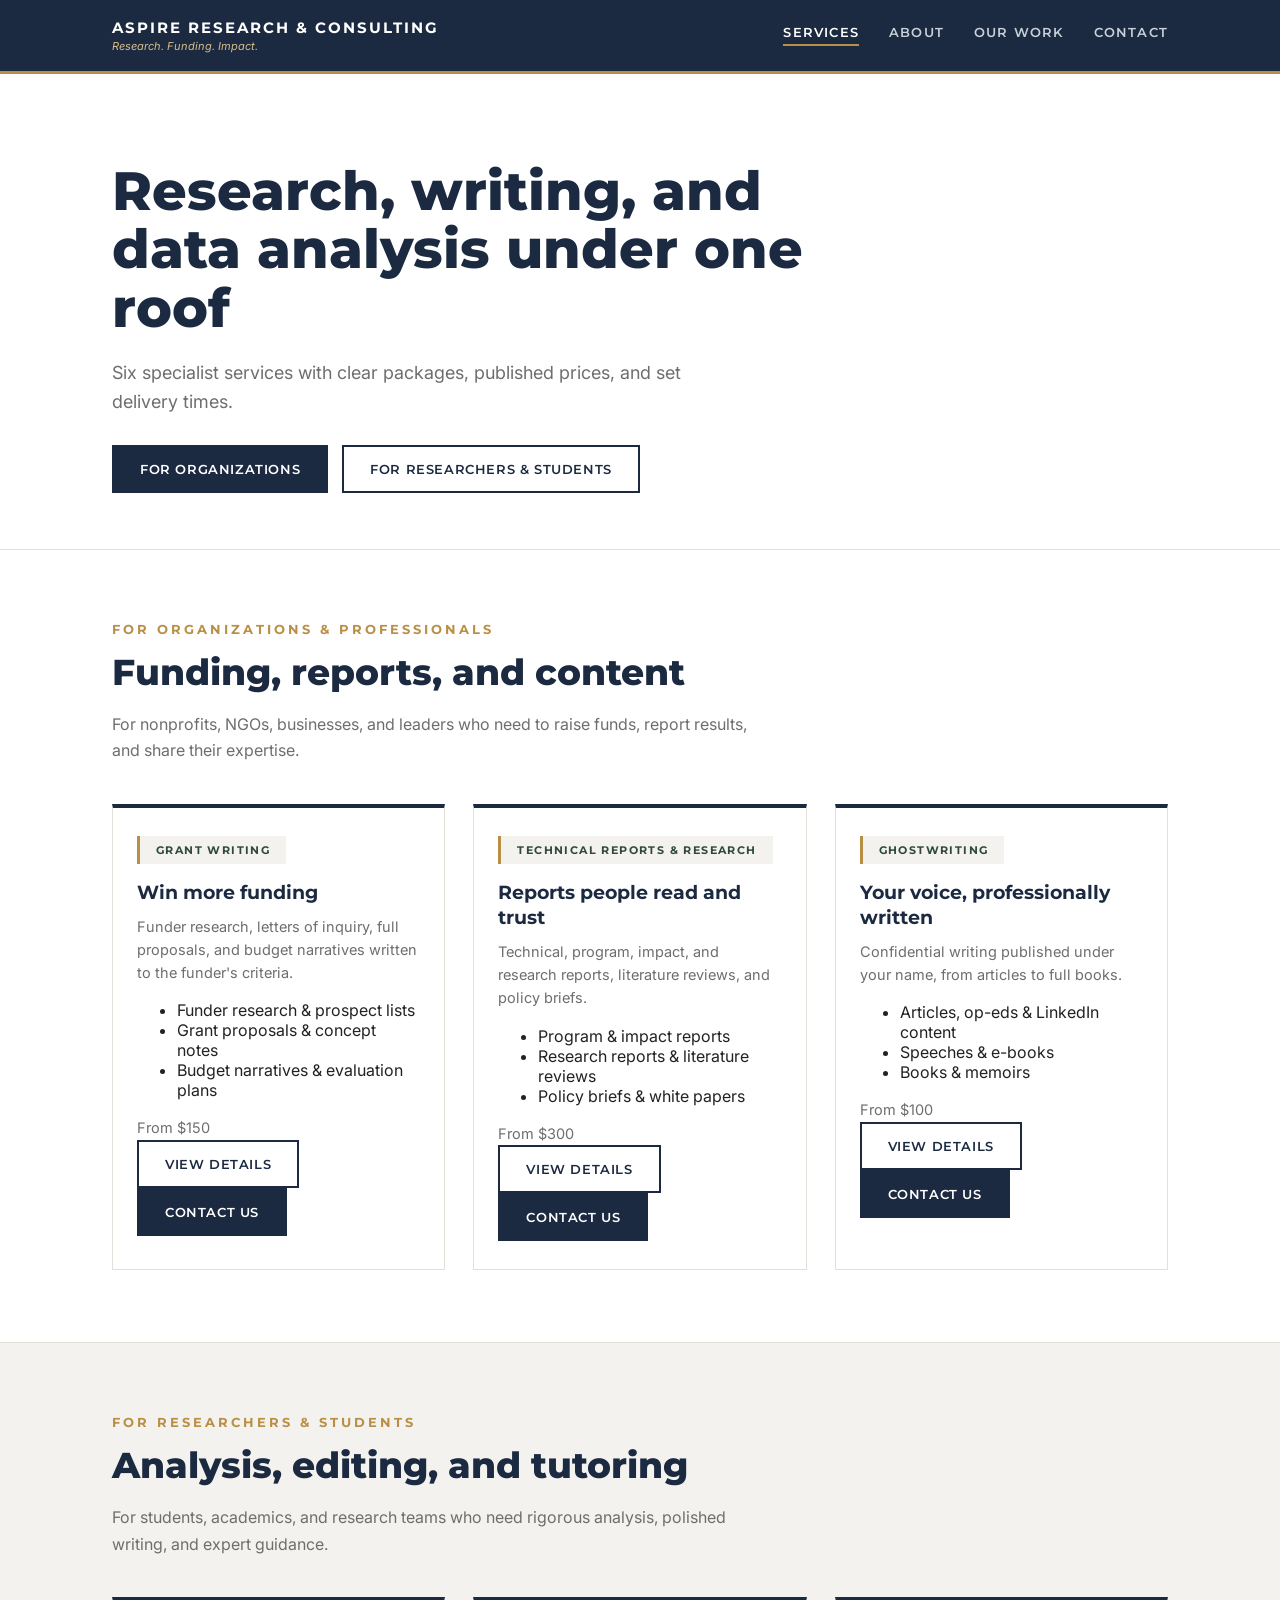
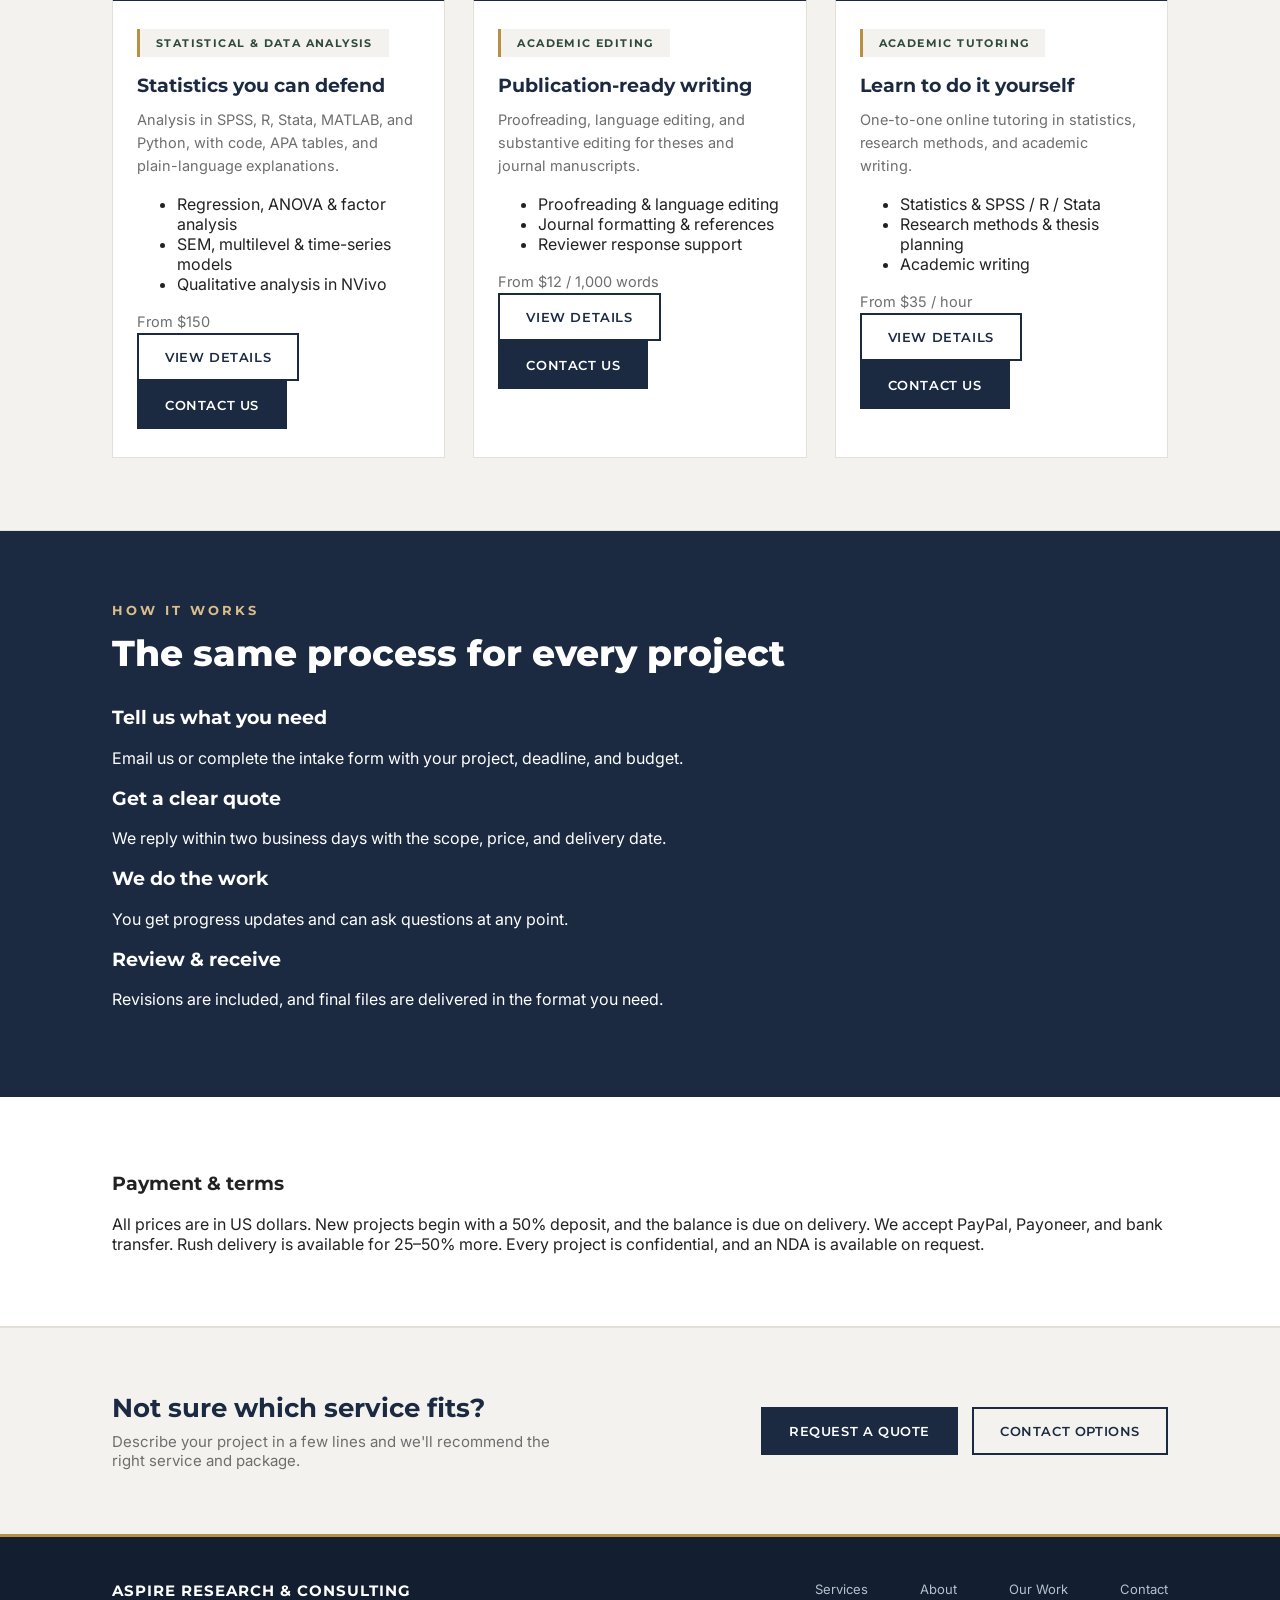
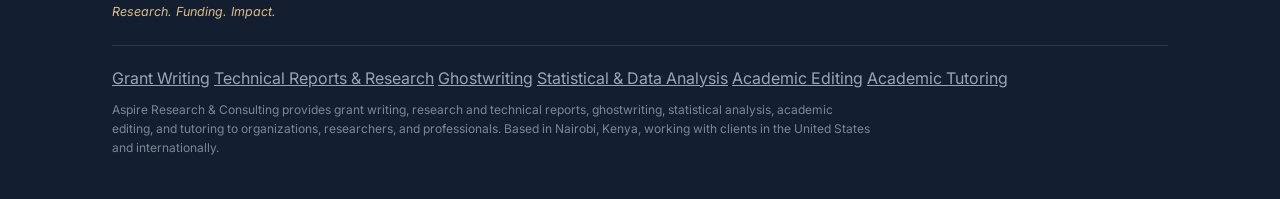
<file: index.html>
<!DOCTYPE html>
<html lang="en">
<head>
<meta charset="UTF-8">
<meta name="viewport" content="width=device-width, initial-scale=1.0">
<title>Services &amp; Pricing — Aspire Research &amp; Consulting</title>
<meta name="description" content="Grant writing, technical reports and research, ghostwriting, statistical and data analysis, academic editing, and tutoring from Aspire Research &amp; Consulting.">
<link rel="preconnect" href="https://fonts.googleapis.com">
<link href="https://fonts.googleapis.com/css2?family=Montserrat:wght@500;600;700;800&family=Inter:wght@400;500;600&display=swap" rel="stylesheet">
<link rel="stylesheet" href="assets/css/main.css">
</head>
<body>
<a class="skip-link" href="#main">Skip to content</a>

<header class="site-nav">
  <div class="nav-inner">
    <a class="wordmark" href="index.html">
      ASPIRE RESEARCH &amp; CONSULTING
      <small>Research. Funding. Impact.</small>
    </a>
    <button class="nav-toggle" id="navToggle" aria-label="Toggle navigation" aria-expanded="false" aria-controls="primaryNav">
      <svg viewBox="0 0 24 24" fill="none" stroke="currentColor" stroke-width="2"><line x1="3" y1="6" x2="21" y2="6"/><line x1="3" y1="12" x2="21" y2="12"/><line x1="3" y1="18" x2="21" y2="18"/></svg>
    </button>
    <nav class="links" id="primaryNav">
      <a href="index.html" class="active">Services</a>
      <a href="about.html">About</a>
      <a href="our-work.html">Our Work</a>
      <a href="contact.html">Contact</a>
    </nav>
  </div>
</header>

<main id="main">

  <section class="hero hero-compact">
    <div class="wrap">
      <h1>Research, writing, and data analysis under one roof</h1>
      <p>Six specialist services with clear packages, published prices, and set delivery times.</p>
      <div class="hero-actions">
        <a class="btn btn-primary btn-sm" href="#organizations">For Organizations</a>
        <a class="btn btn-outline btn-sm" href="#researchers">For Researchers &amp; Students</a>
      </div>
    </div>
  </section>

  <section class="bordered first-section" id="organizations">
    <div class="wrap">
      <p class="section-label">For Organizations &amp; Professionals</p>
      <h2 class="section-title">Funding, reports, and content</h2>
      <p class="section-intro">For nonprofits, NGOs, businesses, and leaders who need to raise funds, report results, and share their expertise.</p>
      <div class="grid-3">
        <div class="panel svc-card">
          <span class="panel-tab">Grant Writing</span>
          <h3>Win more funding</h3>
          <p>Funder research, letters of inquiry, full proposals, and budget narratives written to the funder&#x27;s criteria.</p>
          <ul class="ticks"><li>Funder research &amp; prospect lists</li><li>Grant proposals &amp; concept notes</li><li>Budget narratives &amp; evaluation plans</li></ul>
          <p class="svc-price">From $150</p>
          <div class="card-actions">
            <a class="btn btn-outline btn-sm" href="grant-writing.html">View Details</a>
            <a class="btn btn-primary btn-sm" href="mailto:contact@aspireresearchconsulting.com?subject=Inquiry%3A%20Grant%20Writing%20-%20General%20inquiry&body=Hello%20Aspire%20team%2C%0A%0AI%27m%20interested%20in%3A%20Grant%20Writing%20-%20General%20inquiry%0A%0AName%20/%20organization%3A%0ACountry%20%26%20time%20zone%3A%0AProject%20details%20%28topic%2C%20length%2C%20software%20or%20funder%2C%20etc.%29%3A%0ADeadline%3A%0ABudget%20%28optional%29%3A%0A%0AThank%20you%2C%0A">Contact Us</a>
          </div>
        </div>
        <div class="panel svc-card">
          <span class="panel-tab">Technical Reports &amp; Research</span>
          <h3>Reports people read and trust</h3>
          <p>Technical, program, impact, and research reports, literature reviews, and policy briefs.</p>
          <ul class="ticks"><li>Program &amp; impact reports</li><li>Research reports &amp; literature reviews</li><li>Policy briefs &amp; white papers</li></ul>
          <p class="svc-price">From $300</p>
          <div class="card-actions">
            <a class="btn btn-outline btn-sm" href="technical-reports.html">View Details</a>
            <a class="btn btn-primary btn-sm" href="mailto:contact@aspireresearchconsulting.com?subject=Inquiry%3A%20Technical%20Reports%20%26%20Research%20-%20General%20inquiry&body=Hello%20Aspire%20team%2C%0A%0AI%27m%20interested%20in%3A%20Technical%20Reports%20%26%20Research%20-%20General%20inquiry%0A%0AName%20/%20organization%3A%0ACountry%20%26%20time%20zone%3A%0AProject%20details%20%28topic%2C%20length%2C%20software%20or%20funder%2C%20etc.%29%3A%0ADeadline%3A%0ABudget%20%28optional%29%3A%0A%0AThank%20you%2C%0A">Contact Us</a>
          </div>
        </div>
        <div class="panel svc-card">
          <span class="panel-tab">Ghostwriting</span>
          <h3>Your voice, professionally written</h3>
          <p>Confidential writing published under your name, from articles to full books.</p>
          <ul class="ticks"><li>Articles, op-eds &amp; LinkedIn content</li><li>Speeches &amp; e-books</li><li>Books &amp; memoirs</li></ul>
          <p class="svc-price">From $100</p>
          <div class="card-actions">
            <a class="btn btn-outline btn-sm" href="ghostwriting.html">View Details</a>
            <a class="btn btn-primary btn-sm" href="mailto:contact@aspireresearchconsulting.com?subject=Inquiry%3A%20Ghostwriting%20-%20General%20inquiry&body=Hello%20Aspire%20team%2C%0A%0AI%27m%20interested%20in%3A%20Ghostwriting%20-%20General%20inquiry%0A%0AName%20/%20organization%3A%0ACountry%20%26%20time%20zone%3A%0AProject%20details%20%28topic%2C%20length%2C%20software%20or%20funder%2C%20etc.%29%3A%0ADeadline%3A%0ABudget%20%28optional%29%3A%0A%0AThank%20you%2C%0A">Contact Us</a>
          </div>
        </div>
      </div>
    </div>
  </section>

  <section class="bordered on-cream" id="researchers">
    <div class="wrap">
      <p class="section-label">For Researchers &amp; Students</p>
      <h2 class="section-title">Analysis, editing, and tutoring</h2>
      <p class="section-intro">For students, academics, and research teams who need rigorous analysis, polished writing, and expert guidance.</p>
      <div class="grid-3">
        <div class="panel svc-card">
          <span class="panel-tab">Statistical &amp; Data Analysis</span>
          <h3>Statistics you can defend</h3>
          <p>Analysis in SPSS, R, Stata, MATLAB, and Python, with code, APA tables, and plain-language explanations.</p>
          <ul class="ticks"><li>Regression, ANOVA &amp; factor analysis</li><li>SEM, multilevel &amp; time-series models</li><li>Qualitative analysis in NVivo</li></ul>
          <p class="svc-price">From $150</p>
          <div class="card-actions">
            <a class="btn btn-outline btn-sm" href="data-analysis.html">View Details</a>
            <a class="btn btn-primary btn-sm" href="mailto:contact@aspireresearchconsulting.com?subject=Inquiry%3A%20Statistical%20%26%20Data%20Analysis%20-%20General%20inquiry&body=Hello%20Aspire%20team%2C%0A%0AI%27m%20interested%20in%3A%20Statistical%20%26%20Data%20Analysis%20-%20General%20inquiry%0A%0AName%20/%20organization%3A%0ACountry%20%26%20time%20zone%3A%0AProject%20details%20%28topic%2C%20length%2C%20software%20or%20funder%2C%20etc.%29%3A%0ADeadline%3A%0ABudget%20%28optional%29%3A%0A%0AThank%20you%2C%0A">Contact Us</a>
          </div>
        </div>
        <div class="panel svc-card">
          <span class="panel-tab">Academic Editing</span>
          <h3>Publication-ready writing</h3>
          <p>Proofreading, language editing, and substantive editing for theses and journal manuscripts.</p>
          <ul class="ticks"><li>Proofreading &amp; language editing</li><li>Journal formatting &amp; references</li><li>Reviewer response support</li></ul>
          <p class="svc-price">From $12 / 1,000 words</p>
          <div class="card-actions">
            <a class="btn btn-outline btn-sm" href="academic-editing.html">View Details</a>
            <a class="btn btn-primary btn-sm" href="mailto:contact@aspireresearchconsulting.com?subject=Inquiry%3A%20Academic%20Editing%20-%20General%20inquiry&body=Hello%20Aspire%20team%2C%0A%0AI%27m%20interested%20in%3A%20Academic%20Editing%20-%20General%20inquiry%0A%0AName%20/%20organization%3A%0ACountry%20%26%20time%20zone%3A%0AProject%20details%20%28topic%2C%20length%2C%20software%20or%20funder%2C%20etc.%29%3A%0ADeadline%3A%0ABudget%20%28optional%29%3A%0A%0AThank%20you%2C%0A">Contact Us</a>
          </div>
        </div>
        <div class="panel svc-card">
          <span class="panel-tab">Academic Tutoring</span>
          <h3>Learn to do it yourself</h3>
          <p>One-to-one online tutoring in statistics, research methods, and academic writing.</p>
          <ul class="ticks"><li>Statistics &amp; SPSS / R / Stata</li><li>Research methods &amp; thesis planning</li><li>Academic writing</li></ul>
          <p class="svc-price">From $35 / hour</p>
          <div class="card-actions">
            <a class="btn btn-outline btn-sm" href="tutoring.html">View Details</a>
            <a class="btn btn-primary btn-sm" href="mailto:contact@aspireresearchconsulting.com?subject=Inquiry%3A%20Academic%20Tutoring%20-%20General%20inquiry&body=Hello%20Aspire%20team%2C%0A%0AI%27m%20interested%20in%3A%20Academic%20Tutoring%20-%20General%20inquiry%0A%0AName%20/%20organization%3A%0ACountry%20%26%20time%20zone%3A%0AProject%20details%20%28topic%2C%20length%2C%20software%20or%20funder%2C%20etc.%29%3A%0ADeadline%3A%0ABudget%20%28optional%29%3A%0A%0AThank%20you%2C%0A">Contact Us</a>
          </div>
        </div>
      </div>
    </div>
  </section>

  <section class="on-navy">
    <div class="wrap">
      <p class="section-label">How It Works</p>
      <h2 class="section-title">The same process for every project</h2>
      <div class="steps" style="margin-top:32px;">
        <div class="step">
          <h3>Tell us what you need</h3>
          <p>Email us or complete the intake form with your project, deadline, and budget.</p>
        </div>
        <div class="step">
          <h3>Get a clear quote</h3>
          <p>We reply within two business days with the scope, price, and delivery date.</p>
        </div>
        <div class="step">
          <h3>We do the work</h3>
          <p>You get progress updates and can ask questions at any point.</p>
        </div>
        <div class="step">
          <h3>Review &amp; receive</h3>
          <p>Revisions are included, and final files are delivered in the format you need.</p>
        </div>
      </div>
    </div>
  </section>

  <section class="section-tight bordered">
    <div class="wrap">
      <div class="note-box">
        <h3>Payment &amp; terms</h3>
        <p>All prices are in US dollars. New projects begin with a 50% deposit, and the balance is due on delivery. We accept PayPal, Payoneer, and bank transfer. Rush delivery is available for 25–50% more. Every project is confidential, and an NDA is available on request.</p>
      </div>
    </div>
  </section>

  <section class="cta">
    <div class="wrap cta-inner">
      <div>
        <h2>Not sure which service fits?</h2>
        <p>Describe your project in a few lines and we&#x27;ll recommend the right service and package.</p>
      </div>
      <div class="cta-actions">
        <a class="btn btn-primary" href="mailto:contact@aspireresearchconsulting.com?subject=Project%20inquiry%3A%20Aspire%20Research%20%26%20Consulting&body=Hello%20Aspire%20team%2C%0A%0AI%27m%20interested%20in%3A%20Aspire%20Research%20%26%20Consulting%0A%0AName%20/%20organization%3A%0ACountry%20%26%20time%20zone%3A%0AProject%20details%20%28topic%2C%20length%2C%20software%20or%20funder%2C%20etc.%29%3A%0ADeadline%3A%0ABudget%20%28optional%29%3A%0A%0AThank%20you%2C%0A">Request a Quote</a>
        <a class="btn btn-outline" href="contact.html">Contact Options</a>
      </div>
    </div>
  </section>

</main>

<footer>
  <div class="wrap">
    <div class="footer-top">
      <div>
        <div class="footer-brand">ASPIRE RESEARCH &amp; CONSULTING</div>
        <div class="footer-tag">Research. Funding. Impact.</div>
      </div>
      <nav class="footer-links">
        <a href="index.html">Services</a>
        <a href="about.html">About</a>
        <a href="our-work.html">Our Work</a>
        <a href="contact.html">Contact</a>
      </nav>
    </div>
    <nav class="footer-services" aria-label="Services">
      <a href="grant-writing.html">Grant Writing</a>
      <a href="technical-reports.html">Technical Reports &amp; Research</a>
      <a href="ghostwriting.html">Ghostwriting</a>
      <a href="data-analysis.html">Statistical &amp; Data Analysis</a>
      <a href="academic-editing.html">Academic Editing</a>
      <a href="tutoring.html">Academic Tutoring</a>
    </nav>
    <p class="footer-note">Aspire Research &amp; Consulting provides grant writing, research and technical reports, ghostwriting, statistical analysis, academic editing, and tutoring to organizations, researchers, and professionals. Based in Nairobi, Kenya, working with clients in the United States and internationally.</p>
  </div>
</footer>

<script>
  const toggle = document.getElementById('navToggle');
  const nav = document.getElementById('primaryNav');
  toggle.addEventListener('click', () => {
    const open = nav.classList.toggle('open');
    toggle.setAttribute('aria-expanded', open ? 'true' : 'false');
  });
  nav.querySelectorAll('a').forEach(a => a.addEventListener('click', () => {
    nav.classList.remove('open');
    toggle.setAttribute('aria-expanded', 'false');
  }));
</script>

</body>
</html>
</file>
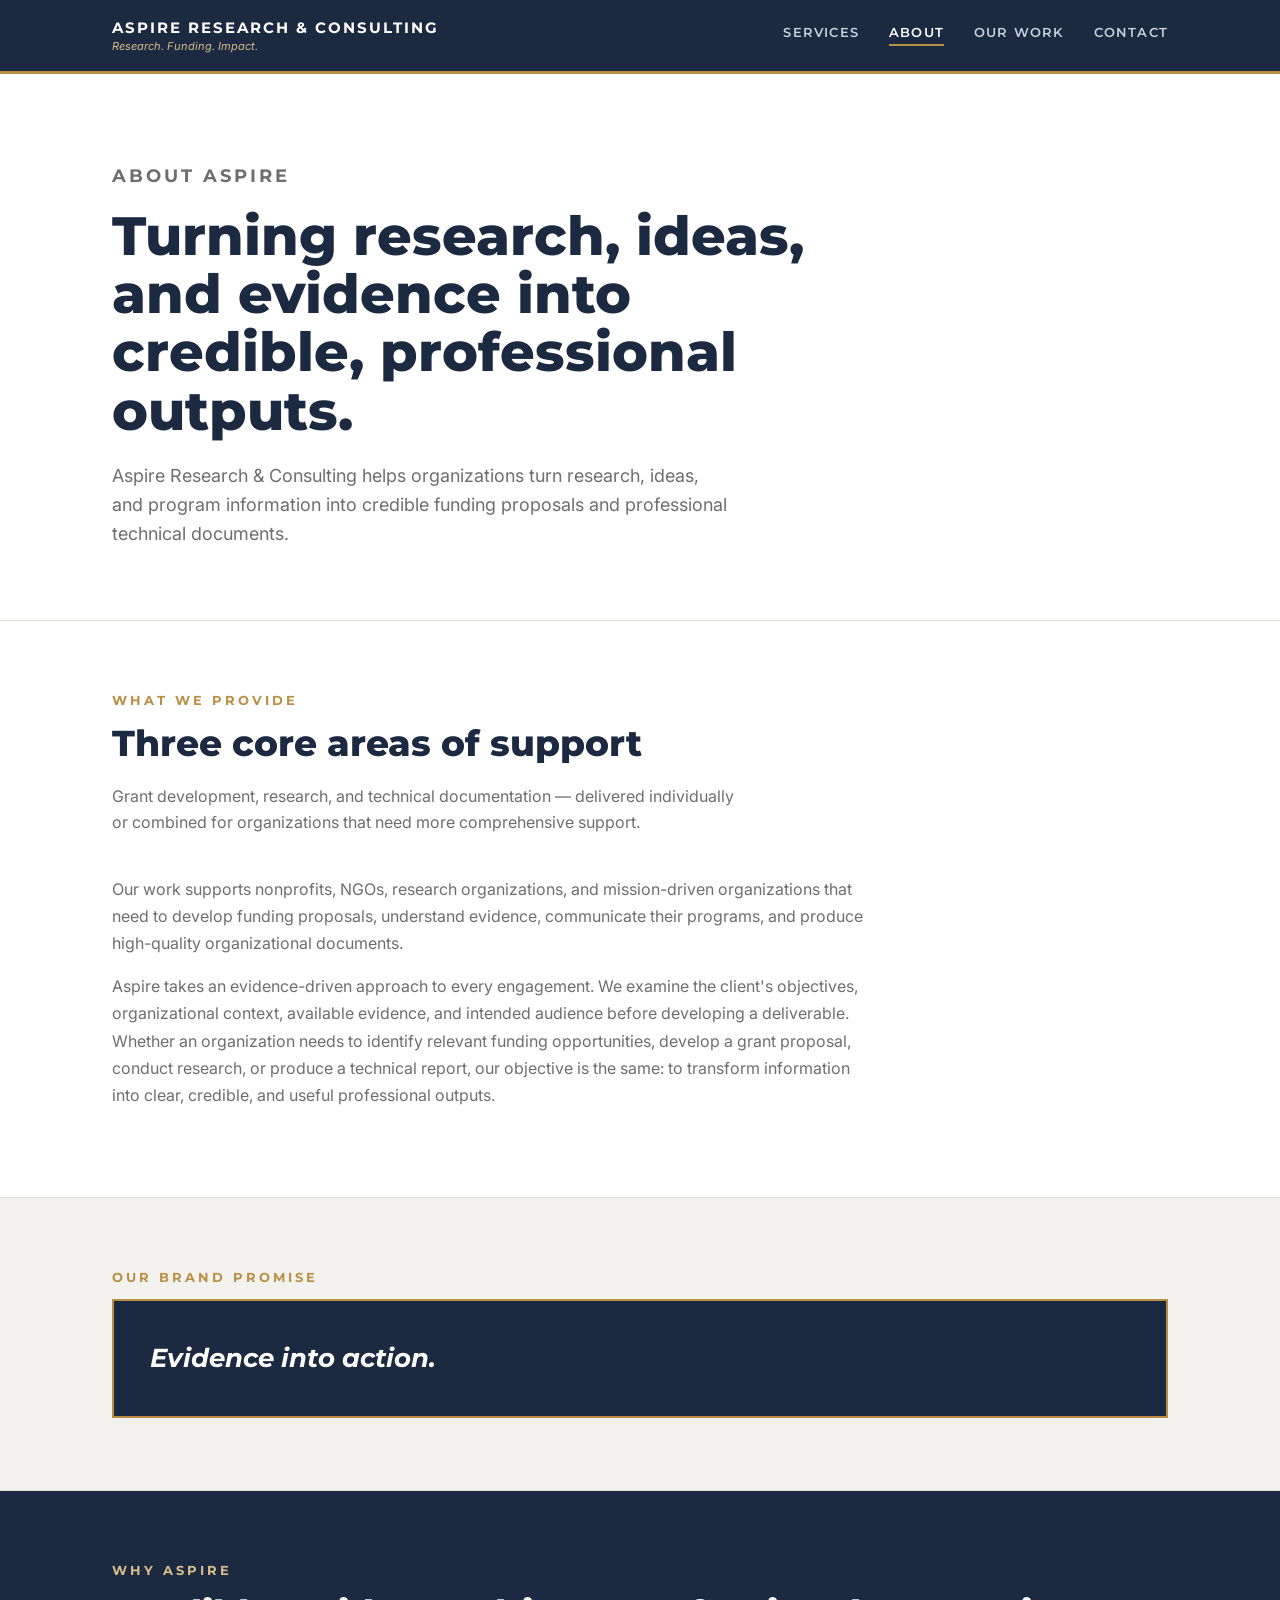
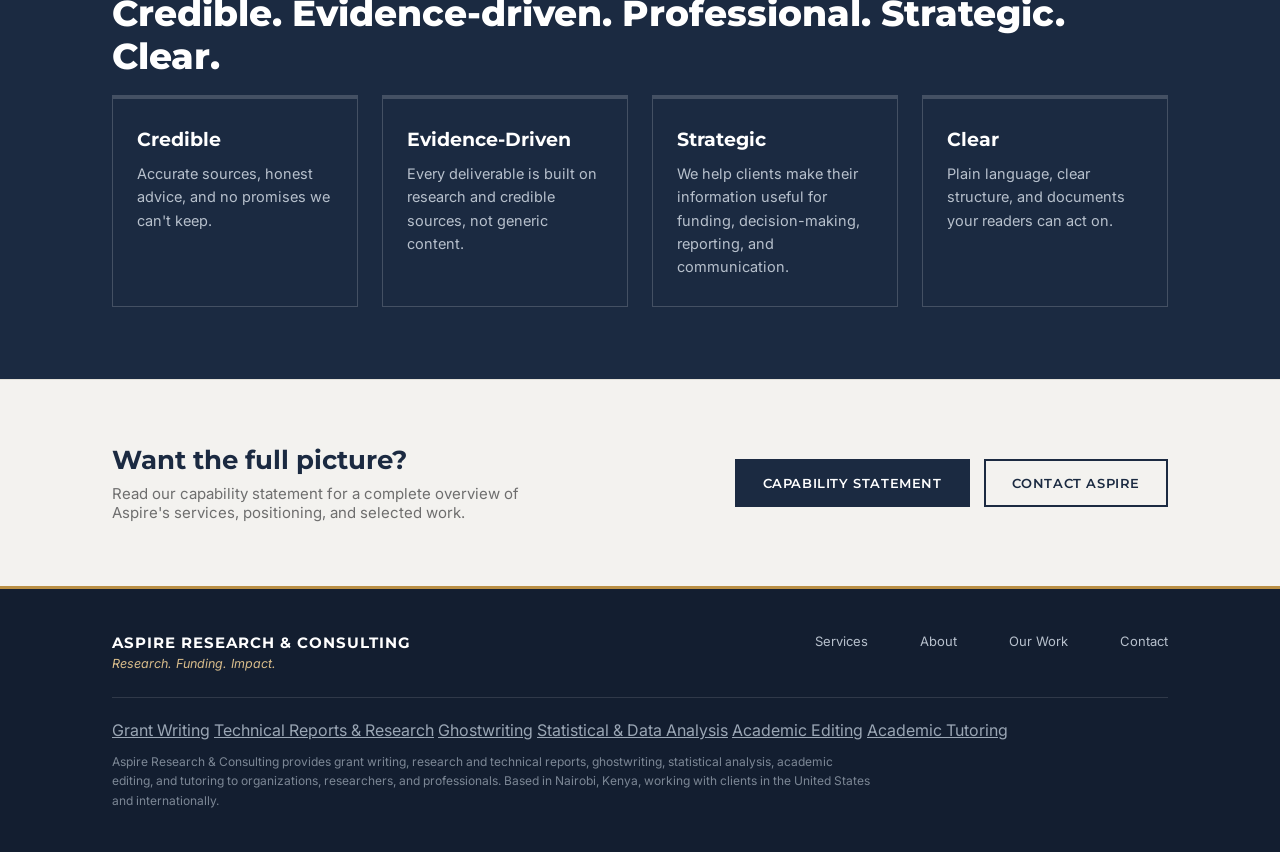
<file: about.html>
<!DOCTYPE html>
<html lang="en">
<head>
<meta charset="UTF-8">
<meta name="viewport" content="width=device-width, initial-scale=1.0">
<title>About — Aspire Research &amp; Consulting</title>
<meta name="description" content="Aspire Research & Consulting helps organizations turn research, ideas, and program information into credible funding proposals and professional technical documents.">
<link rel="preconnect" href="https://fonts.googleapis.com">
<link href="https://fonts.googleapis.com/css2?family=Montserrat:wght@500;600;700;800&family=Inter:wght@400;500;600&display=swap" rel="stylesheet">
<link rel="stylesheet" href="assets/css/main.css">
<style>
  .promise-band{
    background:var(--navy); border:2px solid var(--gold);
    padding:40px 36px; margin-top:8px;
  }
  .promise-band p{
    font-family:'Montserrat'; font-style:italic; font-weight:700;
    color:#fff; font-size:clamp(20px,2.6vw,26px); margin:0; line-height:1.35;
  }
  .founder-card{
    display:flex; gap:28px; align-items:flex-start; flex-wrap:wrap;
    background:var(--cream); border:1px solid var(--hairline); border-top:4px solid var(--gold);
    padding:32px;
  }
  .founder-initial{
    width:76px; height:76px; border-radius:50%; background:var(--navy); color:#fff;
    display:flex; align-items:center; justify-content:center;
    font-family:'Montserrat'; font-weight:800; font-size:28px; flex-shrink:0;
  }
  .founder-role{
    font-family:'Montserrat'; font-weight:700; font-size:12.5px;
    letter-spacing:1.4px; text-transform:uppercase; color:var(--gold);
    margin:0 0 4px;
  }
  .founder-name{ font-size:22px; font-weight:700; color:var(--navy); margin:0 0 10px; }
</style>
</head>
<body>
<a class="skip-link" href="#main">Skip to content</a>

<header class="site-nav">
  <div class="nav-inner">
    <a class="wordmark" href="index.html">
      ASPIRE RESEARCH &amp; CONSULTING
      <small>Research. Funding. Impact.</small>
    </a>
    <button class="nav-toggle" id="navToggle" aria-label="Toggle navigation" aria-expanded="false" aria-controls="primaryNav">
      <svg viewBox="0 0 24 24" fill="none" stroke="currentColor" stroke-width="2"><line x1="3" y1="6" x2="21" y2="6"/><line x1="3" y1="12" x2="21" y2="12"/><line x1="3" y1="18" x2="21" y2="18"/></svg>
    </button>
    <nav class="links" id="primaryNav">
      <a href="index.html">Services</a>
      <a href="about.html" class="active">About</a>
      <a href="our-work.html">Our Work</a>
      <a href="contact.html">Contact</a>
    </nav>
  </div>
</header>

<main id="main">

  <section class="hero">
    <div class="wrap">
      <p class="eyebrow">About Aspire</p>
      <h1>Turning research, ideas, and evidence into credible, professional outputs.</h1>
      <p>Aspire Research &amp; Consulting helps organizations turn research, ideas, and program information into credible funding proposals and professional technical documents.</p>
    </div>
  </section>

  <section class="bordered">
    <div class="wrap">
      <p class="section-label">What We Provide</p>
      <h2 class="section-title">Three core areas of support</h2>
      <p class="section-intro">Grant development, research, and technical documentation — delivered individually or combined for organizations that need more comprehensive support.</p>
      <p style="color:var(--mid); font-size:16px; line-height:1.7; max-width:760px;">
        Our work supports nonprofits, NGOs, research organizations, and mission-driven organizations that need to develop funding proposals, understand evidence, communicate their programs, and produce high-quality organizational documents.
      </p>
      <p style="color:var(--mid); font-size:16px; line-height:1.7; max-width:760px;">
        Aspire takes an evidence-driven approach to every engagement. We examine the client's objectives, organizational context, available evidence, and intended audience before developing a deliverable. Whether an organization needs to identify relevant funding opportunities, develop a grant proposal, conduct research, or produce a technical report, our objective is the same: to transform information into clear, credible, and useful professional outputs.
      </p>
    </div>
  </section>

  <section class="on-cream bordered">
    <div class="wrap">
      <p class="section-label">Our Brand Promise</p>
      <div class="promise-band">
        <p>Evidence into action.</p>
      </div>
    </div>
  </section>

  <section class="on-navy">
    <div class="wrap">
      <p class="section-label">Why Aspire</p>
      <h2 class="section-title">Credible. Evidence-driven. Professional. Strategic. Clear.</h2>
      <div class="grid-4">
        <div class="panel" style="background:transparent;border-color:rgba(255,255,255,.18);">
          <h3 style="color:#fff;">Credible</h3>
          <p style="color:#B7C0CC;">Accurate sources, honest advice, and no promises we can't keep.</p>
        </div>
        <div class="panel" style="background:transparent;border-color:rgba(255,255,255,.18);">
          <h3 style="color:#fff;">Evidence-Driven</h3>
          <p style="color:#B7C0CC;">Every deliverable is built on research and credible sources, not generic content.</p>
        </div>
        <div class="panel" style="background:transparent;border-color:rgba(255,255,255,.18);">
          <h3 style="color:#fff;">Strategic</h3>
          <p style="color:#B7C0CC;">We help clients make their information useful for funding, decision-making, reporting, and communication.</p>
        </div>
        <div class="panel" style="background:transparent;border-color:rgba(255,255,255,.18);">
          <h3 style="color:#fff;">Clear</h3>
          <p style="color:#B7C0CC;">Plain language, clear structure, and documents your readers can act on.</p>
        </div>
      </div>
    </div>
  </section>

  <section class="cta" id="contact">
    <div class="wrap cta-inner">
      <div>
        <h2>Want the full picture?</h2>
        <p>Read our capability statement for a complete overview of Aspire's services, positioning, and selected work.</p>
      </div>
      <div class="cta-actions">
        <a class="btn btn-primary" href="assets/docs/Aspire_Capability_Statement.docx">Capability Statement</a>
        <a class="btn btn-outline" href="contact.html">Contact Aspire</a>
      </div>
    </div>
  </section>

</main>

<footer>
  <div class="wrap">
    <div class="footer-top">
      <div>
        <div class="footer-brand">ASPIRE RESEARCH &amp; CONSULTING</div>
        <div class="footer-tag">Research. Funding. Impact.</div>
      </div>
      <nav class="footer-links">
        <a href="index.html">Services</a>
        <a href="about.html">About</a>
        <a href="our-work.html">Our Work</a>
        <a href="contact.html">Contact</a>
      </nav>
    </div>
    <nav class="footer-services" aria-label="Services">
      <a href="grant-writing.html">Grant Writing</a>
      <a href="technical-reports.html">Technical Reports &amp; Research</a>
      <a href="ghostwriting.html">Ghostwriting</a>
      <a href="data-analysis.html">Statistical &amp; Data Analysis</a>
      <a href="academic-editing.html">Academic Editing</a>
      <a href="tutoring.html">Academic Tutoring</a>
    </nav>
    <p class="footer-note">Aspire Research &amp; Consulting provides grant writing, research and technical reports, ghostwriting, statistical analysis, academic editing, and tutoring to organizations, researchers, and professionals. Based in Nairobi, Kenya, working with clients in the United States and internationally.</p>
  </div>
</footer>

<script>
  const toggle = document.getElementById('navToggle');
  const nav = document.getElementById('primaryNav');
  toggle.addEventListener('click', () => {
    const open = nav.classList.toggle('open');
    toggle.setAttribute('aria-expanded', open ? 'true' : 'false');
  });
  nav.querySelectorAll('a').forEach(a => a.addEventListener('click', () => {
    nav.classList.remove('open');
    toggle.setAttribute('aria-expanded', 'false');
  }));
</script>

</body>
</html>
</file>
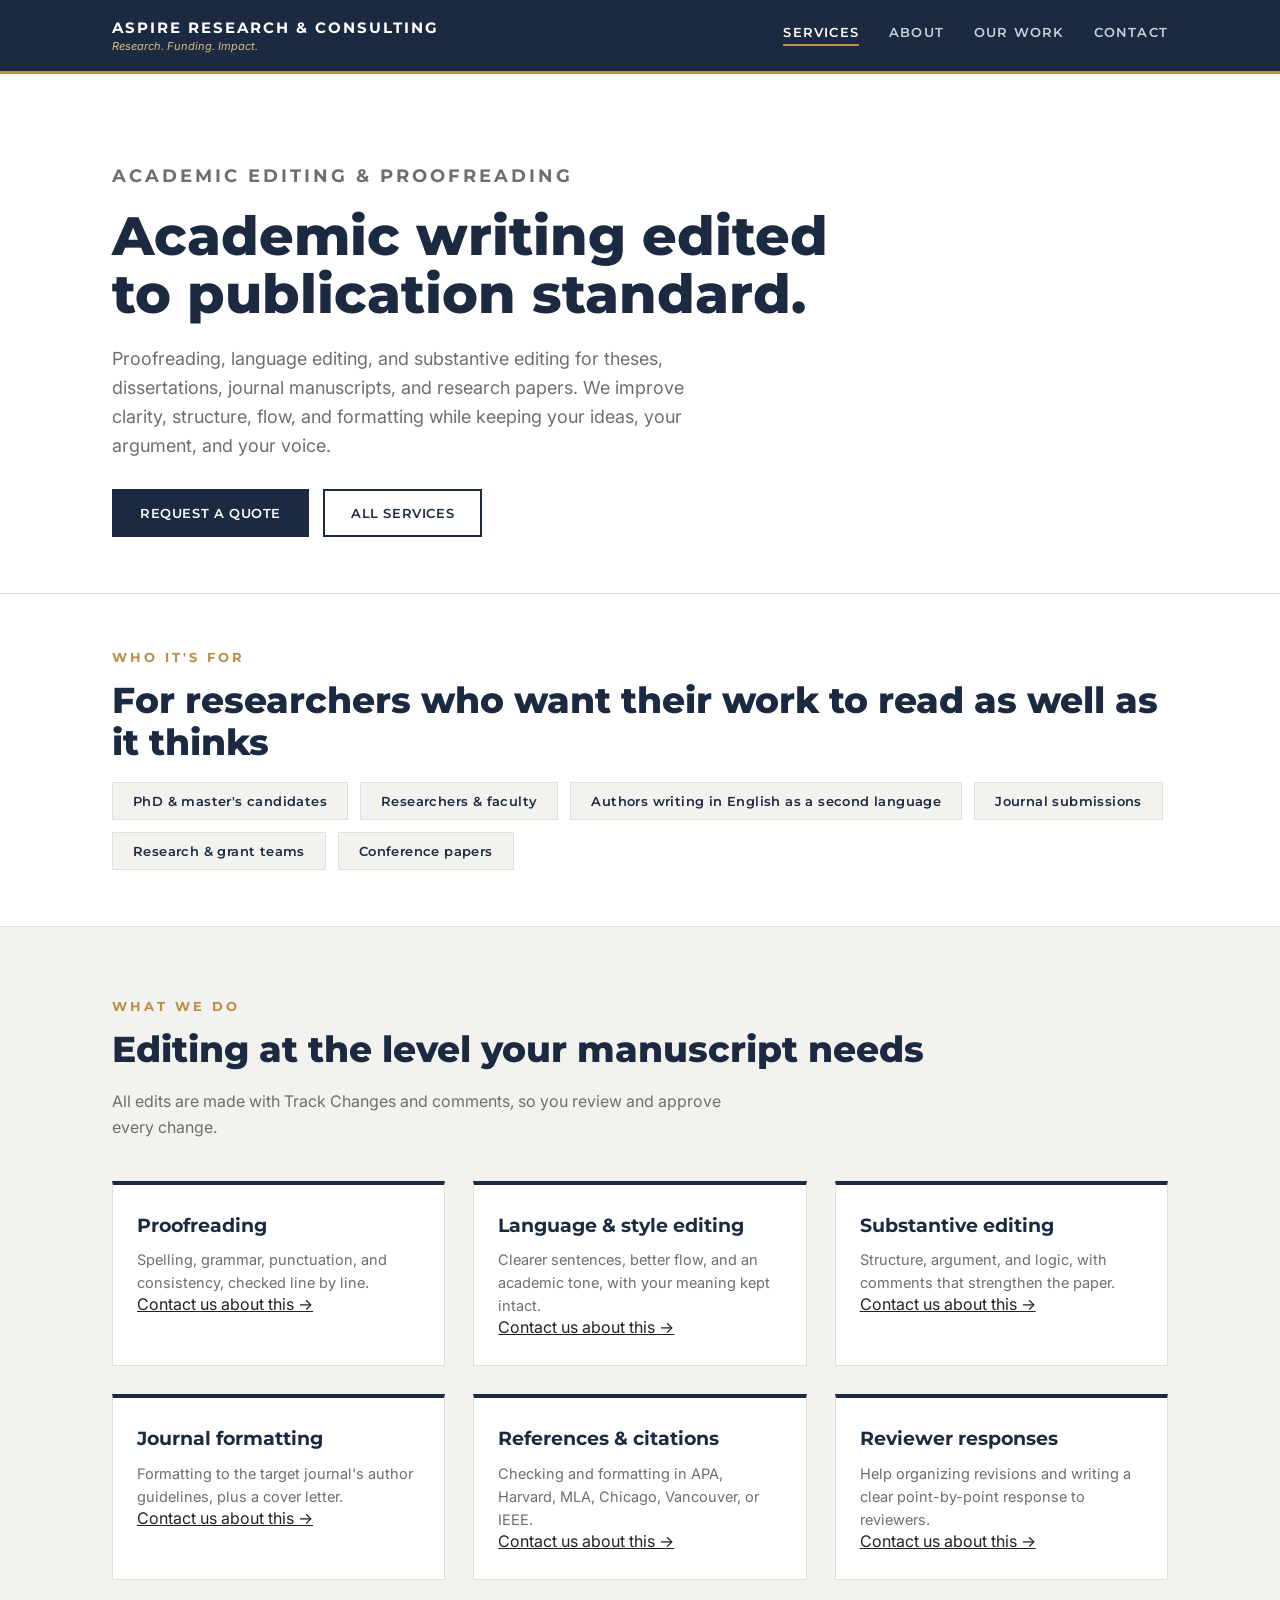
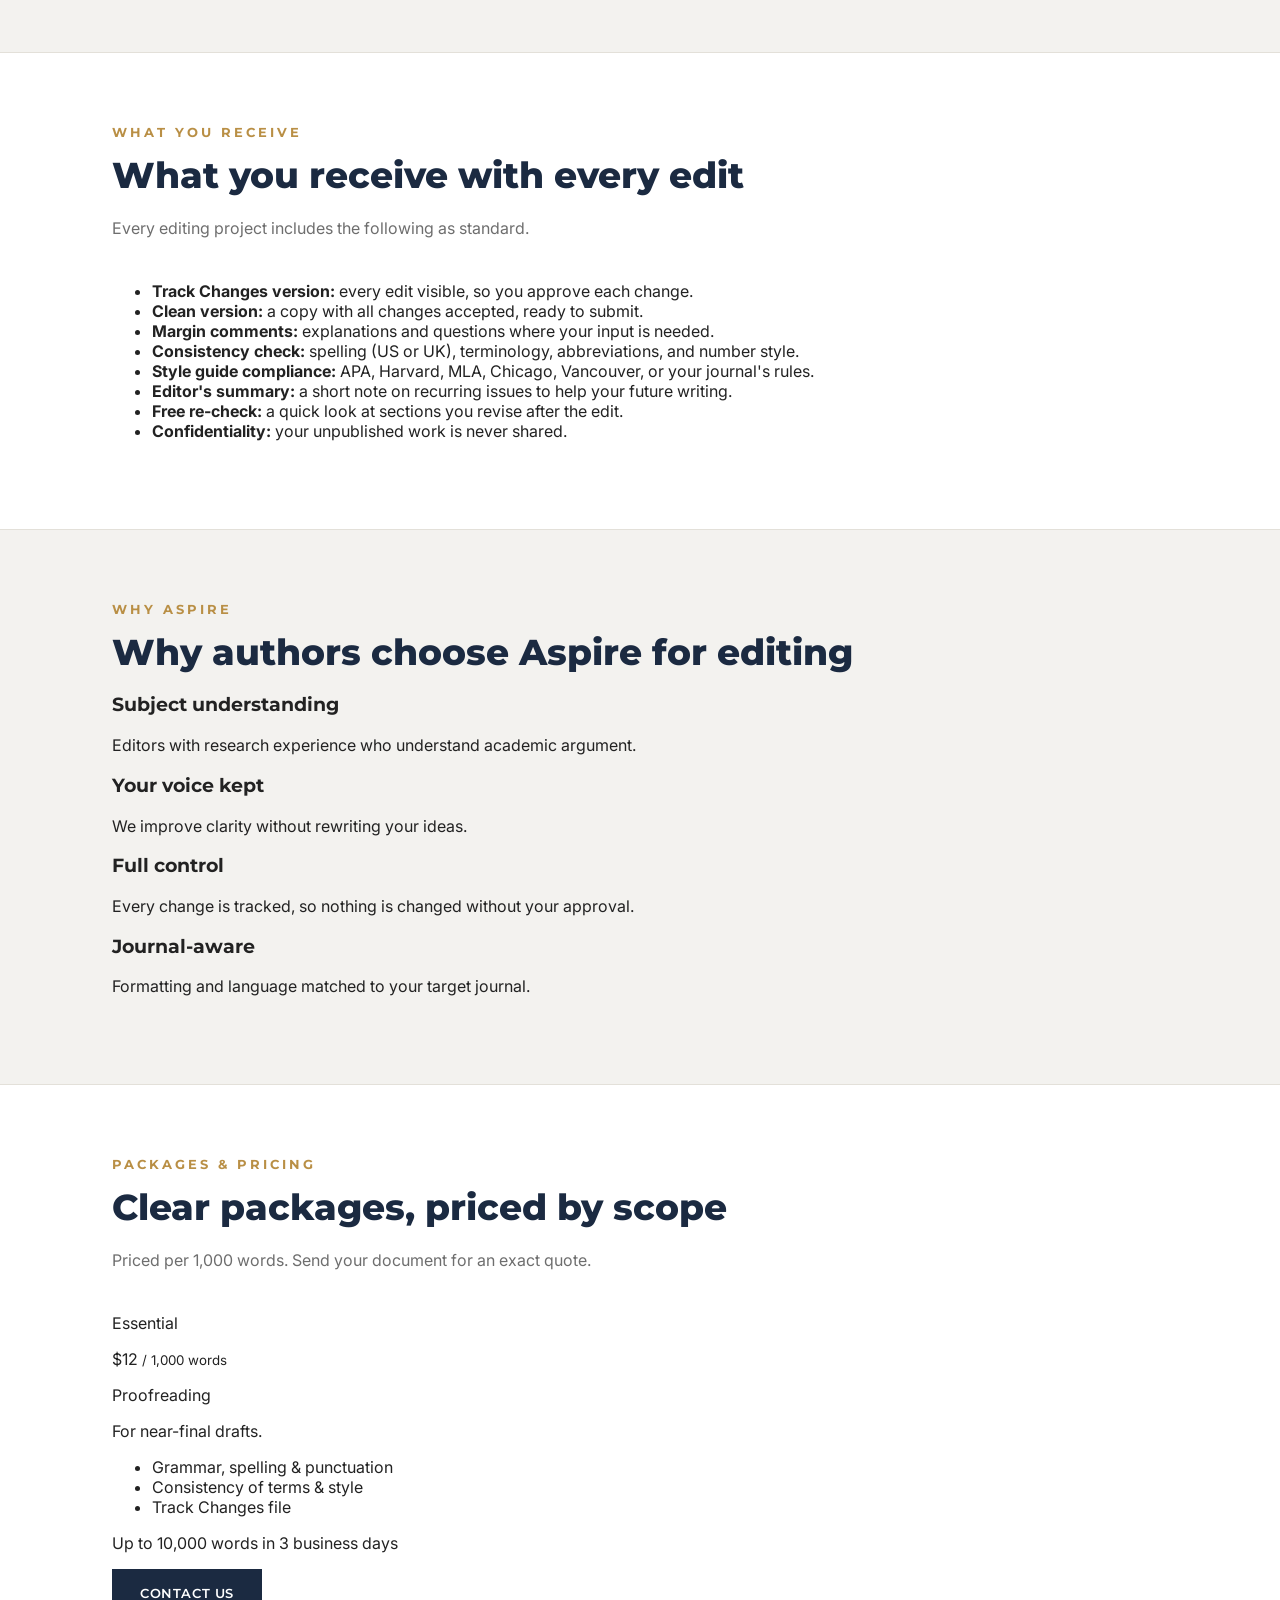
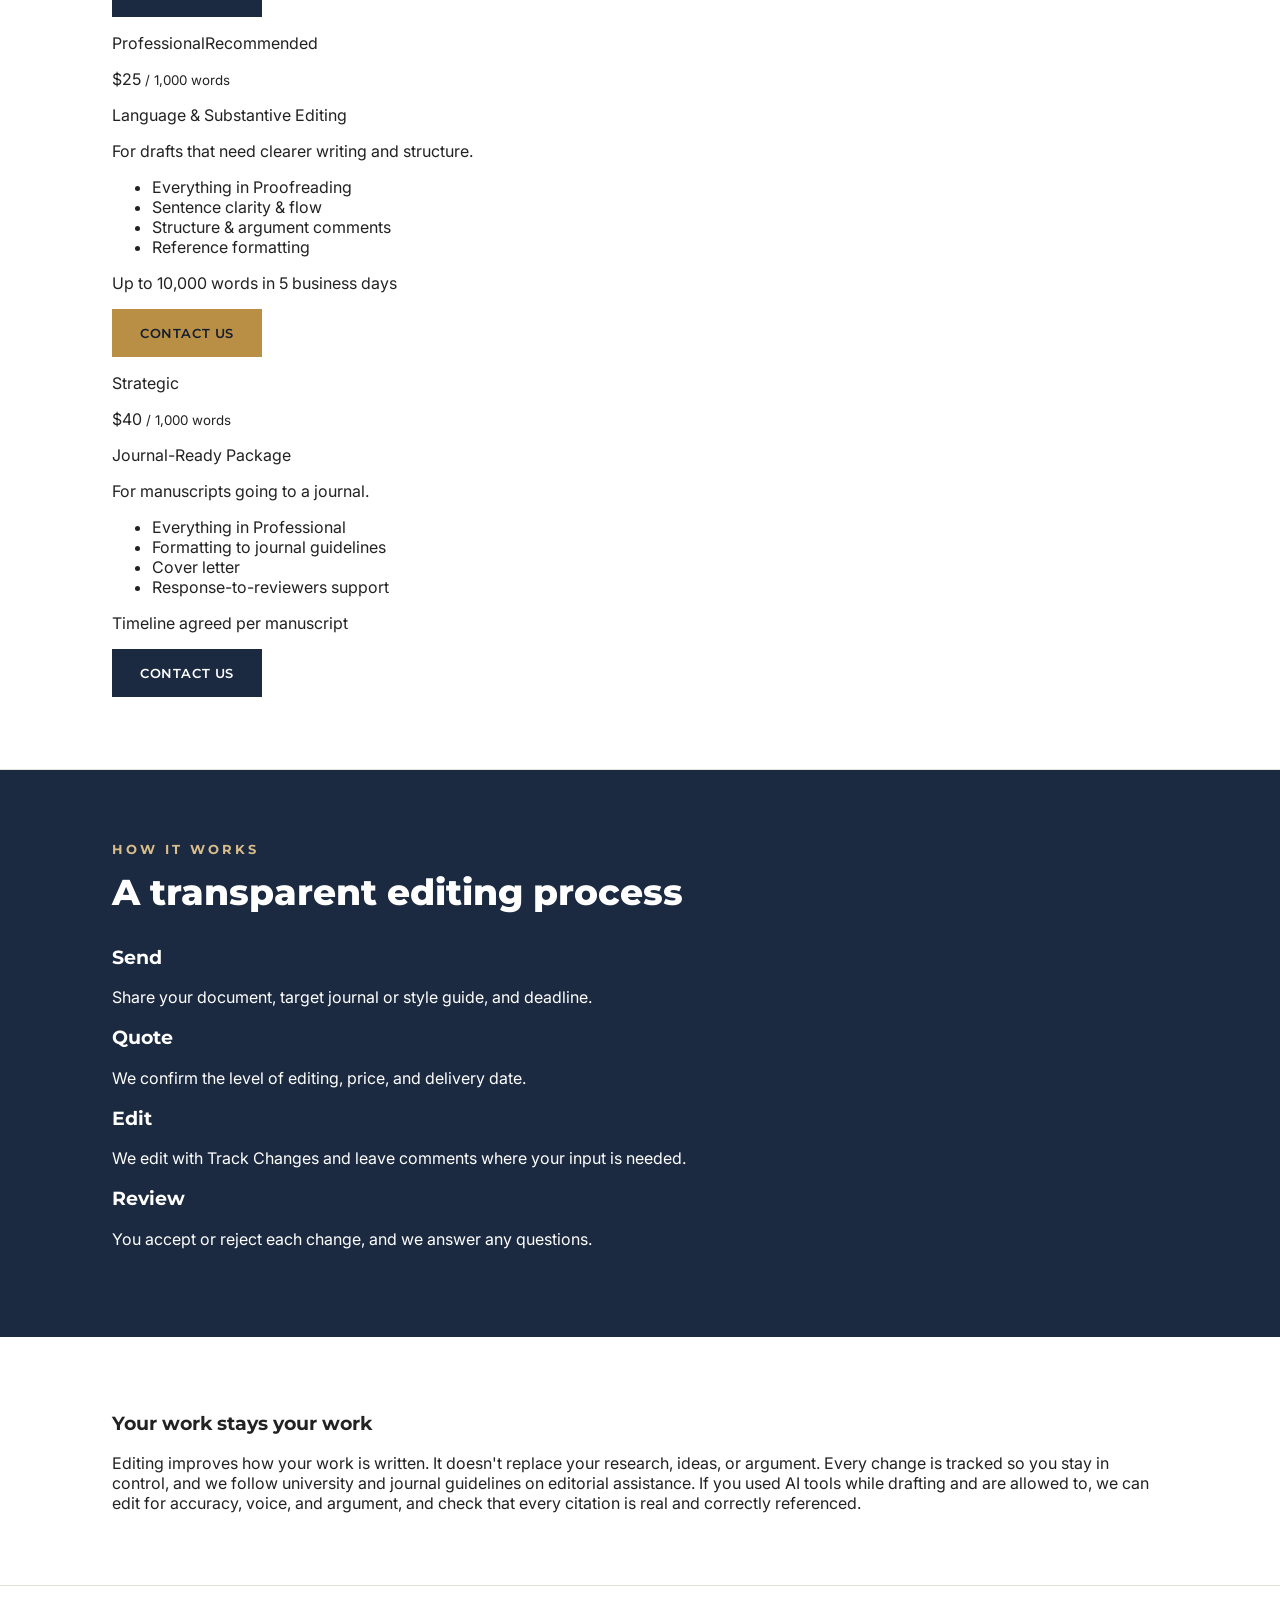
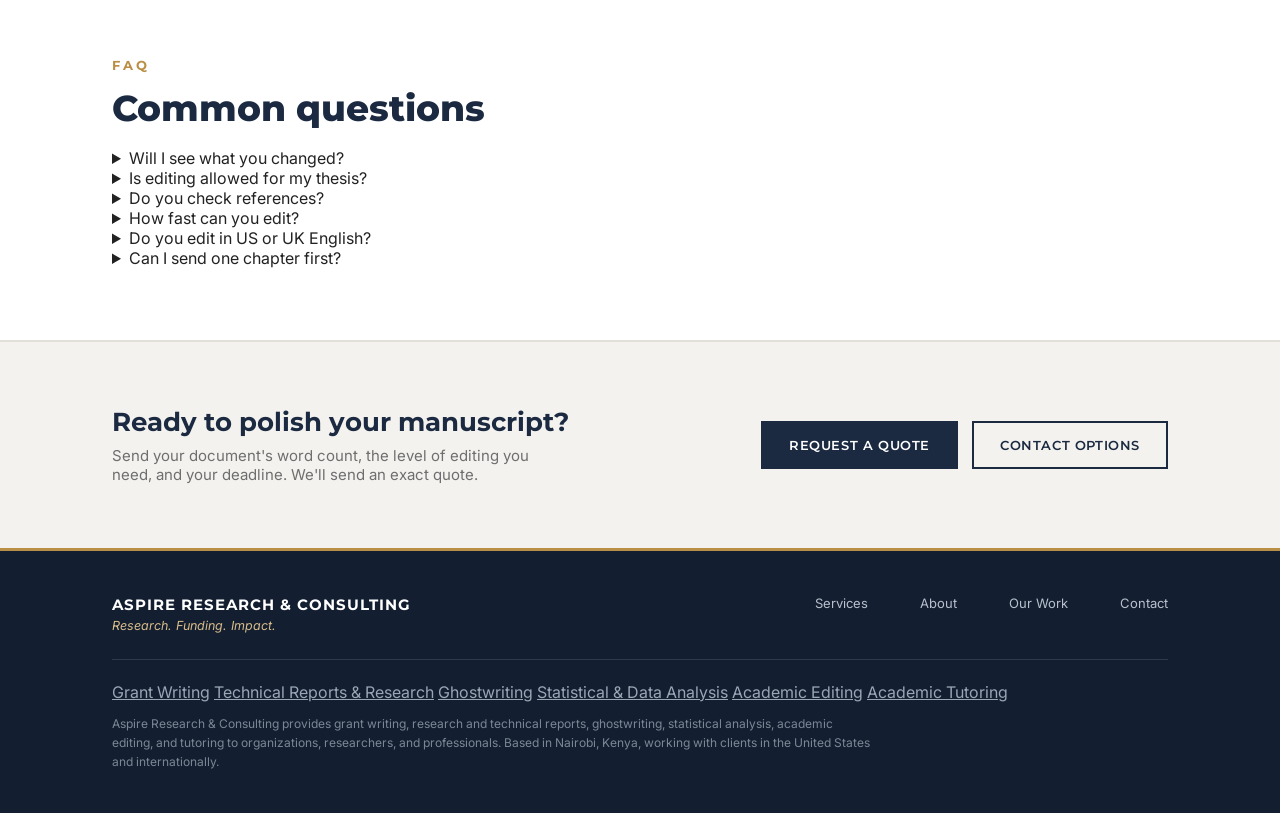
<file: academic-editing.html>
<!DOCTYPE html>
<html lang="en">
<head>
<meta charset="UTF-8">
<meta name="viewport" content="width=device-width, initial-scale=1.0">
<title>Academic Editing &amp; Proofreading — Aspire Research &amp; Consulting</title>
<meta name="description" content="Academic proofreading, language editing, and substantive editing for theses, dissertations, journal manuscripts, and research papers.">
<link rel="preconnect" href="https://fonts.googleapis.com">
<link href="https://fonts.googleapis.com/css2?family=Montserrat:wght@500;600;700;800&family=Inter:wght@400;500;600&display=swap" rel="stylesheet">
<link rel="stylesheet" href="assets/css/main.css">
</head>
<body>
<a class="skip-link" href="#main">Skip to content</a>

<header class="site-nav">
  <div class="nav-inner">
    <a class="wordmark" href="index.html">
      ASPIRE RESEARCH &amp; CONSULTING
      <small>Research. Funding. Impact.</small>
    </a>
    <button class="nav-toggle" id="navToggle" aria-label="Toggle navigation" aria-expanded="false" aria-controls="primaryNav">
      <svg viewBox="0 0 24 24" fill="none" stroke="currentColor" stroke-width="2"><line x1="3" y1="6" x2="21" y2="6"/><line x1="3" y1="12" x2="21" y2="12"/><line x1="3" y1="18" x2="21" y2="18"/></svg>
    </button>
    <nav class="links" id="primaryNav">
      <a href="index.html" class="active">Services</a>
      <a href="about.html">About</a>
      <a href="our-work.html">Our Work</a>
      <a href="contact.html">Contact</a>
    </nav>
  </div>
</header>

<main id="main">

  <section class="hero">
    <div class="wrap">
      <p class="eyebrow">Academic Editing &amp; Proofreading</p>
      <h1>Academic writing edited to publication standard.</h1>
      <p>Proofreading, language editing, and substantive editing for theses, dissertations, journal manuscripts, and research papers. We improve clarity, structure, flow, and formatting while keeping your ideas, your argument, and your voice.</p>
      <div class="hero-actions">
        <a class="btn btn-primary" href="mailto:contact@aspireresearchconsulting.com?subject=Quote%20request%3A%20Academic%20Editing&body=Hello%20Aspire%20team%2C%0A%0AI%27m%20interested%20in%3A%20Academic%20Editing%0A%0AName%20/%20organization%3A%0ACountry%20%26%20time%20zone%3A%0AProject%20details%20%28topic%2C%20length%2C%20software%20or%20funder%2C%20etc.%29%3A%0ADeadline%3A%0ABudget%20%28optional%29%3A%0A%0AThank%20you%2C%0A">Request a Quote</a>
        <a class="btn btn-outline" href="index.html">All Services</a>
      </div>
    </div>
  </section>

  <section class="section-tight bordered">
    <div class="wrap">
      <p class="section-label">Who It&#x27;s For</p>
      <h2 class="section-title">For researchers who want their work to read as well as it thinks</h2>
      <div class="pills">
        <span class="pill">PhD &amp; master&#x27;s candidates</span>
        <span class="pill">Researchers &amp; faculty</span>
        <span class="pill">Authors writing in English as a second language</span>
        <span class="pill">Journal submissions</span>
        <span class="pill">Research &amp; grant teams</span>
        <span class="pill">Conference papers</span>
      </div>
    </div>
  </section>

  <section class="bordered on-cream">
    <div class="wrap">
      <p class="section-label">What We Do</p>
      <h2 class="section-title">Editing at the level your manuscript needs</h2>
      <p class="section-intro">All edits are made with Track Changes and comments, so you review and approve every change.</p>
      <div class="grid-3">
        <div class="panel">
          <h3>Proofreading</h3>
          <p>Spelling, grammar, punctuation, and consistency, checked line by line.</p>
          <a class="panel-link" href="mailto:contact@aspireresearchconsulting.com?subject=Inquiry%3A%20Academic%20Editing%20-%20Proofreading&body=Hello%20Aspire%20team%2C%0A%0AI%27m%20interested%20in%3A%20Academic%20Editing%20-%20Proofreading%0A%0AName%20/%20organization%3A%0ACountry%20%26%20time%20zone%3A%0AProject%20details%20%28topic%2C%20length%2C%20software%20or%20funder%2C%20etc.%29%3A%0ADeadline%3A%0ABudget%20%28optional%29%3A%0A%0AThank%20you%2C%0A">Contact us about this &rarr;</a>
        </div>
        <div class="panel">
          <h3>Language &amp; style editing</h3>
          <p>Clearer sentences, better flow, and an academic tone, with your meaning kept intact.</p>
          <a class="panel-link" href="mailto:contact@aspireresearchconsulting.com?subject=Inquiry%3A%20Academic%20Editing%20-%20Language%20%26%20style%20editing&body=Hello%20Aspire%20team%2C%0A%0AI%27m%20interested%20in%3A%20Academic%20Editing%20-%20Language%20%26%20style%20editing%0A%0AName%20/%20organization%3A%0ACountry%20%26%20time%20zone%3A%0AProject%20details%20%28topic%2C%20length%2C%20software%20or%20funder%2C%20etc.%29%3A%0ADeadline%3A%0ABudget%20%28optional%29%3A%0A%0AThank%20you%2C%0A">Contact us about this &rarr;</a>
        </div>
        <div class="panel">
          <h3>Substantive editing</h3>
          <p>Structure, argument, and logic, with comments that strengthen the paper.</p>
          <a class="panel-link" href="mailto:contact@aspireresearchconsulting.com?subject=Inquiry%3A%20Academic%20Editing%20-%20Substantive%20editing&body=Hello%20Aspire%20team%2C%0A%0AI%27m%20interested%20in%3A%20Academic%20Editing%20-%20Substantive%20editing%0A%0AName%20/%20organization%3A%0ACountry%20%26%20time%20zone%3A%0AProject%20details%20%28topic%2C%20length%2C%20software%20or%20funder%2C%20etc.%29%3A%0ADeadline%3A%0ABudget%20%28optional%29%3A%0A%0AThank%20you%2C%0A">Contact us about this &rarr;</a>
        </div>
        <div class="panel">
          <h3>Journal formatting</h3>
          <p>Formatting to the target journal&#x27;s author guidelines, plus a cover letter.</p>
          <a class="panel-link" href="mailto:contact@aspireresearchconsulting.com?subject=Inquiry%3A%20Academic%20Editing%20-%20Journal%20formatting&body=Hello%20Aspire%20team%2C%0A%0AI%27m%20interested%20in%3A%20Academic%20Editing%20-%20Journal%20formatting%0A%0AName%20/%20organization%3A%0ACountry%20%26%20time%20zone%3A%0AProject%20details%20%28topic%2C%20length%2C%20software%20or%20funder%2C%20etc.%29%3A%0ADeadline%3A%0ABudget%20%28optional%29%3A%0A%0AThank%20you%2C%0A">Contact us about this &rarr;</a>
        </div>
        <div class="panel">
          <h3>References &amp; citations</h3>
          <p>Checking and formatting in APA, Harvard, MLA, Chicago, Vancouver, or IEEE.</p>
          <a class="panel-link" href="mailto:contact@aspireresearchconsulting.com?subject=Inquiry%3A%20Academic%20Editing%20-%20References%20%26%20citations&body=Hello%20Aspire%20team%2C%0A%0AI%27m%20interested%20in%3A%20Academic%20Editing%20-%20References%20%26%20citations%0A%0AName%20/%20organization%3A%0ACountry%20%26%20time%20zone%3A%0AProject%20details%20%28topic%2C%20length%2C%20software%20or%20funder%2C%20etc.%29%3A%0ADeadline%3A%0ABudget%20%28optional%29%3A%0A%0AThank%20you%2C%0A">Contact us about this &rarr;</a>
        </div>
        <div class="panel">
          <h3>Reviewer responses</h3>
          <p>Help organizing revisions and writing a clear point-by-point response to reviewers.</p>
          <a class="panel-link" href="mailto:contact@aspireresearchconsulting.com?subject=Inquiry%3A%20Academic%20Editing%20-%20Reviewer%20responses&body=Hello%20Aspire%20team%2C%0A%0AI%27m%20interested%20in%3A%20Academic%20Editing%20-%20Reviewer%20responses%0A%0AName%20/%20organization%3A%0ACountry%20%26%20time%20zone%3A%0AProject%20details%20%28topic%2C%20length%2C%20software%20or%20funder%2C%20etc.%29%3A%0ADeadline%3A%0ABudget%20%28optional%29%3A%0A%0AThank%20you%2C%0A">Contact us about this &rarr;</a>
        </div>
      </div>
    </div>
  </section>

  <section class="bordered">
    <div class="wrap">
      <p class="section-label">What You Receive</p>
      <h2 class="section-title">What you receive with every edit</h2>
      <p class="section-intro">Every editing project includes the following as standard.</p>
      <ul class="checklist">
        <li><strong>Track Changes version:</strong> every edit visible, so you approve each change.</li>
        <li><strong>Clean version:</strong> a copy with all changes accepted, ready to submit.</li>
        <li><strong>Margin comments:</strong> explanations and questions where your input is needed.</li>
        <li><strong>Consistency check:</strong> spelling (US or UK), terminology, abbreviations, and number style.</li>
        <li><strong>Style guide compliance:</strong> APA, Harvard, MLA, Chicago, Vancouver, or your journal&#x27;s rules.</li>
        <li><strong>Editor&#x27;s summary:</strong> a short note on recurring issues to help your future writing.</li>
        <li><strong>Free re-check:</strong> a quick look at sections you revise after the edit.</li>
        <li><strong>Confidentiality:</strong> your unpublished work is never shared.</li>
      </ul>
    </div>
  </section>

  <section class="bordered on-cream">
    <div class="wrap">
      <p class="section-label">Why Aspire</p>
      <h2 class="section-title">Why authors choose Aspire for editing</h2>
      <div class="why-list" style="margin-top:20px;">
        <div>
          <h3>Subject understanding</h3>
          <p>Editors with research experience who understand academic argument.</p>
        </div>
        <div>
          <h3>Your voice kept</h3>
          <p>We improve clarity without rewriting your ideas.</p>
        </div>
        <div>
          <h3>Full control</h3>
          <p>Every change is tracked, so nothing is changed without your approval.</p>
        </div>
        <div>
          <h3>Journal-aware</h3>
          <p>Formatting and language matched to your target journal.</p>
        </div>
      </div>
    </div>
  </section>

  <section class="bordered" id="packages">
    <div class="wrap">
      <p class="section-label">Packages &amp; Pricing</p>
      <h2 class="section-title">Clear packages, priced by scope</h2>
      <p class="section-intro">Priced per 1,000 words. Send your document for an exact quote.</p>
      <div class="tier-row">
        <div class="tier">
          <p class="tier-name">Essential</p>
          <p class="tier-price">$12 <small>/ 1,000 words</small></p>
          <p class="tier-title">Proofreading</p>
          <p class="tier-for">For near-final drafts.</p>
          <ul>
            <li>Grammar, spelling &amp; punctuation</li>
            <li>Consistency of terms &amp; style</li>
            <li>Track Changes file</li>
          </ul>
          <p class="tier-meta">Up to 10,000 words in 3 business days</p>
          <div class="tier-actions"><a class="btn btn-primary btn-sm" href="mailto:contact@aspireresearchconsulting.com?subject=Inquiry%3A%20Academic%20Editing%20-%20Essential%20package%20%28Proofreading%29&body=Hello%20Aspire%20team%2C%0A%0AI%27m%20interested%20in%3A%20Academic%20Editing%20-%20Essential%20package%20%28Proofreading%29%0A%0AName%20/%20organization%3A%0ACountry%20%26%20time%20zone%3A%0AProject%20details%20%28topic%2C%20length%2C%20software%20or%20funder%2C%20etc.%29%3A%0ADeadline%3A%0ABudget%20%28optional%29%3A%0A%0AThank%20you%2C%0A">Contact Us</a></div>
        </div>
        <div class="tier recommended">
          <p class="tier-name">Professional<span class="badge">Recommended</span></p>
          <p class="tier-price">$25 <small>/ 1,000 words</small></p>
          <p class="tier-title">Language &amp; Substantive Editing</p>
          <p class="tier-for">For drafts that need clearer writing and structure.</p>
          <ul>
            <li>Everything in Proofreading</li>
            <li>Sentence clarity &amp; flow</li>
            <li>Structure &amp; argument comments</li>
            <li>Reference formatting</li>
          </ul>
          <p class="tier-meta">Up to 10,000 words in 5 business days</p>
          <div class="tier-actions"><a class="btn btn-gold btn-sm" href="mailto:contact@aspireresearchconsulting.com?subject=Inquiry%3A%20Academic%20Editing%20-%20Professional%20package%20%28Language%20%26%20Substantive%20Editing%29&body=Hello%20Aspire%20team%2C%0A%0AI%27m%20interested%20in%3A%20Academic%20Editing%20-%20Professional%20package%20%28Language%20%26%20Substantive%20Editing%29%0A%0AName%20/%20organization%3A%0ACountry%20%26%20time%20zone%3A%0AProject%20details%20%28topic%2C%20length%2C%20software%20or%20funder%2C%20etc.%29%3A%0ADeadline%3A%0ABudget%20%28optional%29%3A%0A%0AThank%20you%2C%0A">Contact Us</a></div>
        </div>
        <div class="tier">
          <p class="tier-name">Strategic</p>
          <p class="tier-price">$40 <small>/ 1,000 words</small></p>
          <p class="tier-title">Journal-Ready Package</p>
          <p class="tier-for">For manuscripts going to a journal.</p>
          <ul>
            <li>Everything in Professional</li>
            <li>Formatting to journal guidelines</li>
            <li>Cover letter</li>
            <li>Response-to-reviewers support</li>
          </ul>
          <p class="tier-meta">Timeline agreed per manuscript</p>
          <div class="tier-actions"><a class="btn btn-primary btn-sm" href="mailto:contact@aspireresearchconsulting.com?subject=Inquiry%3A%20Academic%20Editing%20-%20Strategic%20package%20%28Journal-Ready%20Package%29&body=Hello%20Aspire%20team%2C%0A%0AI%27m%20interested%20in%3A%20Academic%20Editing%20-%20Strategic%20package%20%28Journal-Ready%20Package%29%0A%0AName%20/%20organization%3A%0ACountry%20%26%20time%20zone%3A%0AProject%20details%20%28topic%2C%20length%2C%20software%20or%20funder%2C%20etc.%29%3A%0ADeadline%3A%0ABudget%20%28optional%29%3A%0A%0AThank%20you%2C%0A">Contact Us</a></div>
        </div>
      </div>
    </div>
  </section>

  <section class="on-navy">
    <div class="wrap">
      <p class="section-label">How It Works</p>
      <h2 class="section-title">A transparent editing process</h2>
      <div class="steps" style="margin-top:32px;">
        <div class="step">
          <h3>Send</h3>
          <p>Share your document, target journal or style guide, and deadline.</p>
        </div>
        <div class="step">
          <h3>Quote</h3>
          <p>We confirm the level of editing, price, and delivery date.</p>
        </div>
        <div class="step">
          <h3>Edit</h3>
          <p>We edit with Track Changes and leave comments where your input is needed.</p>
        </div>
        <div class="step">
          <h3>Review</h3>
          <p>You accept or reject each change, and we answer any questions.</p>
        </div>
      </div>
    </div>
  </section>

  <section class="section-tight bordered">
    <div class="wrap">
      <div class="note-box">
        <h3>Your work stays your work</h3>
        <p>Editing improves how your work is written. It doesn&#x27;t replace your research, ideas, or argument. Every change is tracked so you stay in control, and we follow university and journal guidelines on editorial assistance. If you used AI tools while drafting and are allowed to, we can edit for accuracy, voice, and argument, and check that every citation is real and correctly referenced.</p>
      </div>
    </div>
  </section>

  <section class="bordered">
    <div class="wrap">
      <p class="section-label">FAQ</p>
      <h2 class="section-title">Common questions</h2>
      <div class="faq">
        <details>
          <summary>Will I see what you changed?</summary>
          <p>Yes. You receive a Track Changes version showing every edit and a clean version with all changes accepted.</p>
        </details>
        <details>
          <summary>Is editing allowed for my thesis?</summary>
          <p>Most universities allow proofreading and language editing, and some limit substantive editing. Please check your institution&#x27;s policy. We&#x27;ll match the level of editing to what&#x27;s permitted.</p>
        </details>
        <details>
          <summary>Do you check references?</summary>
          <p>Yes. In the Professional and Journal-Ready packages we check that references are complete, consistently formatted, and match the in-text citations.</p>
        </details>
        <details>
          <summary>How fast can you edit?</summary>
          <p>Typical turnaround is 3–5 business days for up to 10,000 words. Faster delivery is available for an additional fee.</p>
        </details>
        <details>
          <summary>Do you edit in US or UK English?</summary>
          <p>Either. Tell us which one your university or journal requires and we&#x27;ll apply it consistently.</p>
        </details>
        <details>
          <summary>Can I send one chapter first?</summary>
          <p>Yes. Many clients start with one chapter to see our editing before sending the full thesis or manuscript.</p>
        </details>
      </div>
    </div>
  </section>

  <section class="cta">
    <div class="wrap cta-inner">
      <div>
        <h2>Ready to polish your manuscript?</h2>
        <p>Send your document&#x27;s word count, the level of editing you need, and your deadline. We&#x27;ll send an exact quote.</p>
      </div>
      <div class="cta-actions">
        <a class="btn btn-primary" href="mailto:contact@aspireresearchconsulting.com?subject=Quote%20request%3A%20Academic%20Editing&body=Hello%20Aspire%20team%2C%0A%0AI%27m%20interested%20in%3A%20Academic%20Editing%0A%0AName%20/%20organization%3A%0ACountry%20%26%20time%20zone%3A%0AProject%20details%20%28topic%2C%20length%2C%20software%20or%20funder%2C%20etc.%29%3A%0ADeadline%3A%0ABudget%20%28optional%29%3A%0A%0AThank%20you%2C%0A">Request a Quote</a>
        <a class="btn btn-outline" href="contact.html">Contact Options</a>
      </div>
    </div>
  </section>

</main>

<footer>
  <div class="wrap">
    <div class="footer-top">
      <div>
        <div class="footer-brand">ASPIRE RESEARCH &amp; CONSULTING</div>
        <div class="footer-tag">Research. Funding. Impact.</div>
      </div>
      <nav class="footer-links">
        <a href="index.html">Services</a>
        <a href="about.html">About</a>
        <a href="our-work.html">Our Work</a>
        <a href="contact.html">Contact</a>
      </nav>
    </div>
    <nav class="footer-services" aria-label="Services">
      <a href="grant-writing.html">Grant Writing</a>
      <a href="technical-reports.html">Technical Reports &amp; Research</a>
      <a href="ghostwriting.html">Ghostwriting</a>
      <a href="data-analysis.html">Statistical &amp; Data Analysis</a>
      <a href="academic-editing.html">Academic Editing</a>
      <a href="tutoring.html">Academic Tutoring</a>
    </nav>
    <p class="footer-note">Aspire Research &amp; Consulting provides grant writing, research and technical reports, ghostwriting, statistical analysis, academic editing, and tutoring to organizations, researchers, and professionals. Based in Nairobi, Kenya, working with clients in the United States and internationally.</p>
  </div>
</footer>

<script>
  const toggle = document.getElementById('navToggle');
  const nav = document.getElementById('primaryNav');
  toggle.addEventListener('click', () => {
    const open = nav.classList.toggle('open');
    toggle.setAttribute('aria-expanded', open ? 'true' : 'false');
  });
  nav.querySelectorAll('a').forEach(a => a.addEventListener('click', () => {
    nav.classList.remove('open');
    toggle.setAttribute('aria-expanded', 'false');
  }));
</script>

</body>
</html>
</file>
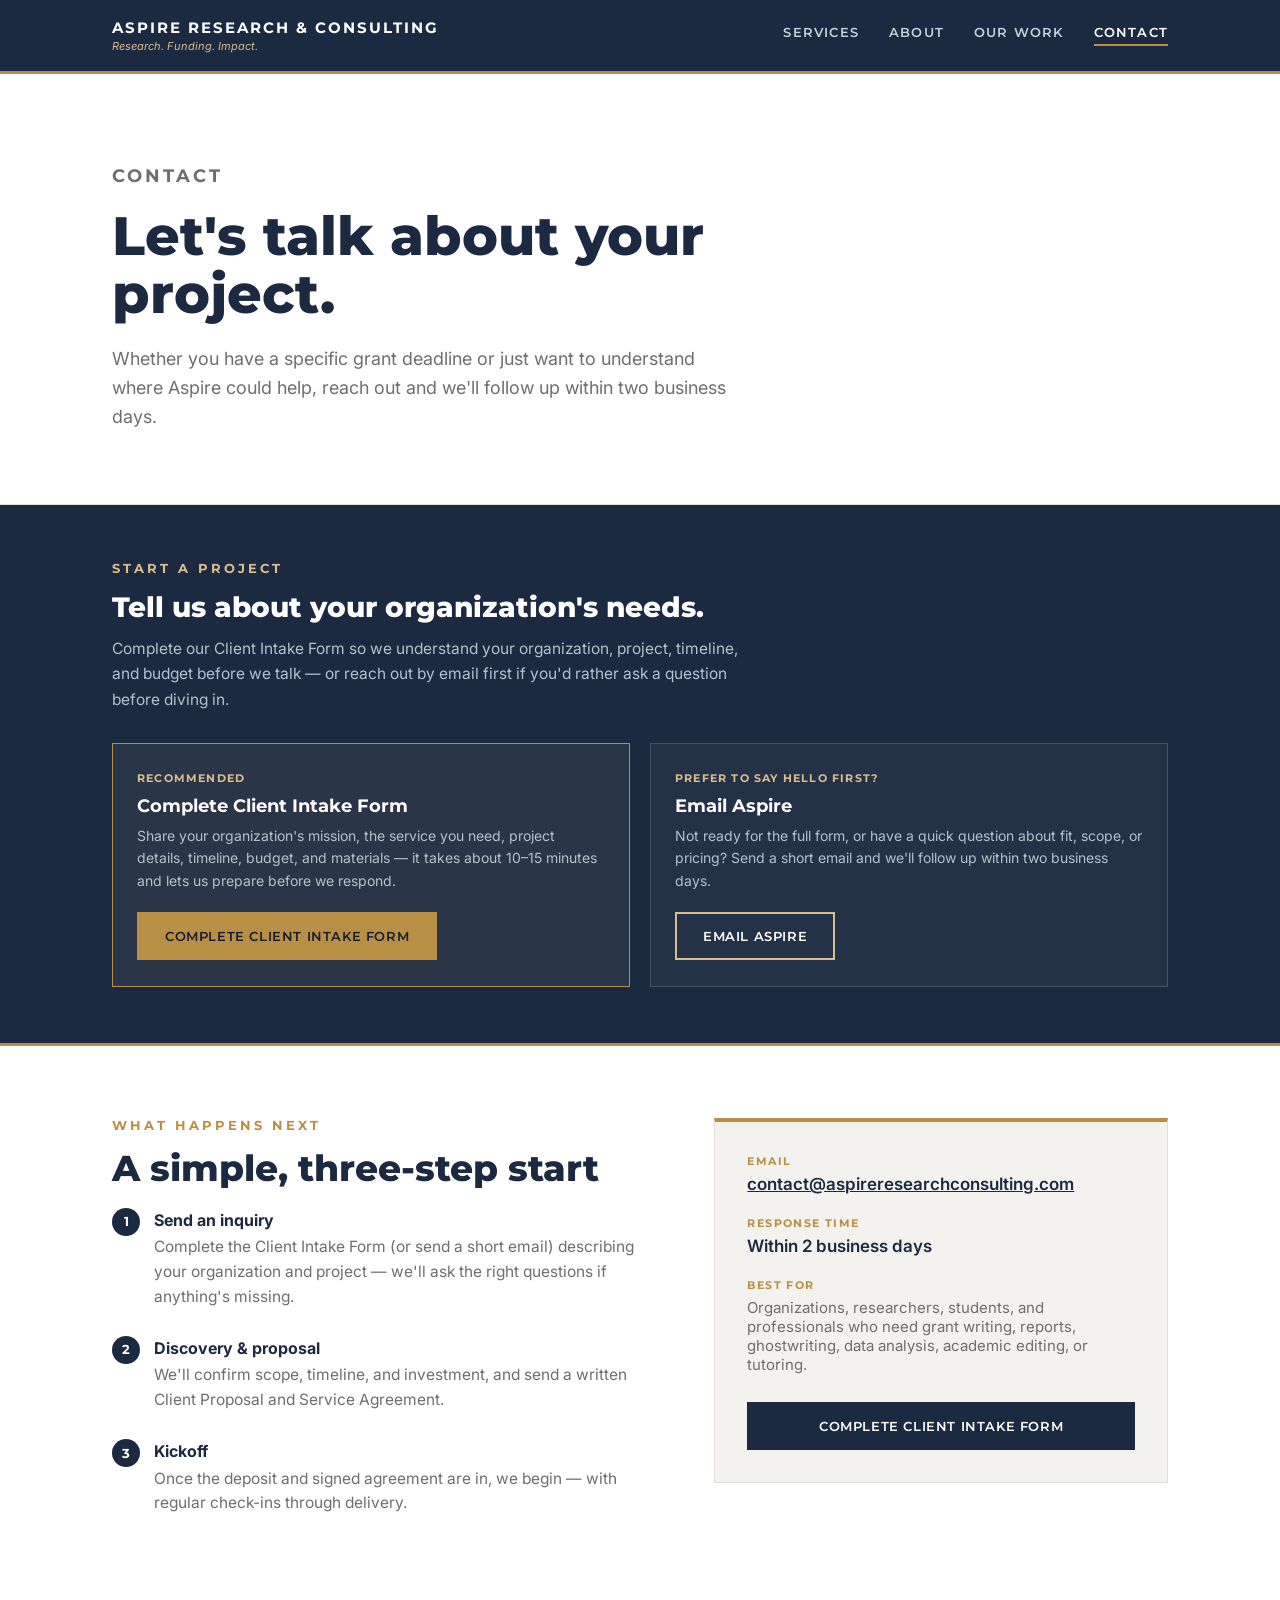
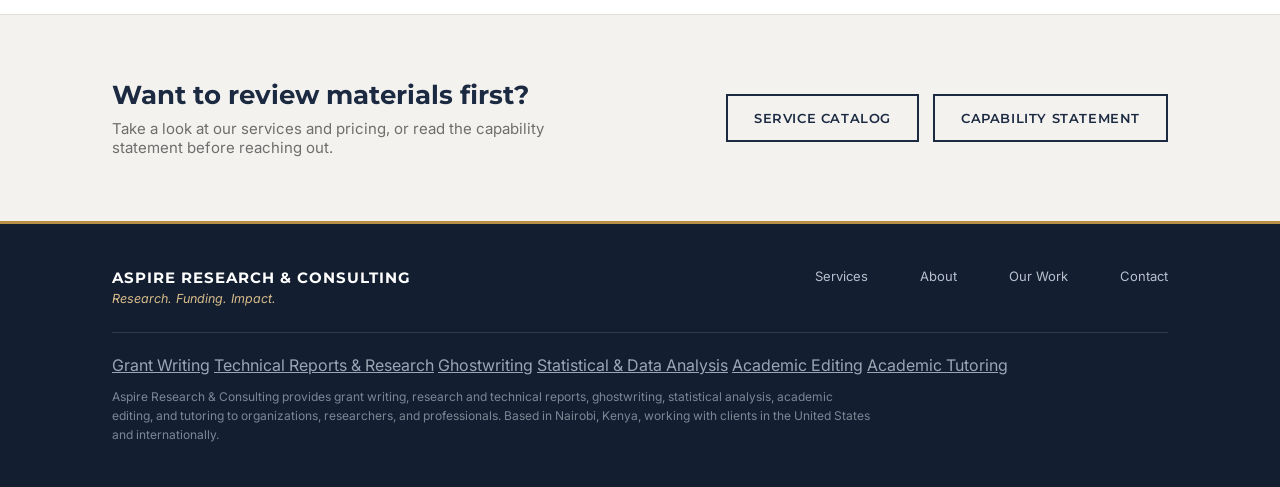
<file: contact.html>
<!DOCTYPE html>
<html lang="en">
<head>
<meta charset="UTF-8">
<meta name="viewport" content="width=device-width, initial-scale=1.0">
<title>Contact — Aspire Research &amp; Consulting</title>
<meta name="description" content="Get in touch with Aspire Research & Consulting to discuss a grant proposal, funder research, research report, or program documentation project.">
<link rel="preconnect" href="https://fonts.googleapis.com">
<link href="https://fonts.googleapis.com/css2?family=Montserrat:wght@500;600;700;800&family=Inter:wght@400;500;600&display=swap" rel="stylesheet">
<link rel="stylesheet" href="assets/css/main.css">
<style>
  .contact-grid{ display:grid; grid-template-columns:1.1fr 0.9fr; gap:48px; align-items:start; }
  @media (max-width:900px){ .contact-grid{ grid-template-columns:1fr; } }
  .contact-card{
    background:var(--cream); border:1px solid var(--hairline); border-top:4px solid var(--gold);
    padding:32px;
  }
  .contact-card .label{ font-family:'Montserrat'; font-weight:700; font-size:11px; letter-spacing:1.4px; text-transform:uppercase; color:var(--gold); margin:0 0 6px; }
  .contact-card .value{ font-size:17px; color:var(--navy); font-weight:600; margin:0 0 22px; }
  .contact-card .value:last-child{ margin-bottom:0; }
  .steps-list{ counter-reset:step; list-style:none; margin:0; padding:0; }
  .steps-list li{
    counter-increment:step; position:relative; padding:0 0 26px 42px; font-size:15.5px; color:var(--mid); line-height:1.6;
  }
  .steps-list li::before{
    content:counter(step); position:absolute; left:0; top:0;
    width:28px; height:28px; border-radius:50%; background:var(--navy); color:#fff;
    font-family:'Montserrat'; font-weight:700; font-size:13px; display:flex; align-items:center; justify-content:center;
  }
  .steps-list li strong{ color:var(--navy); display:block; font-size:16px; margin-bottom:2px; }

  .start-project{
    background:var(--navy); border-bottom:3px solid var(--gold);
    padding:56px 0;
  }
  .start-project .section-label{ color:var(--gold-light); }
  .start-project h2{ color:#fff; font-size:clamp(22px,2.8vw,28px); margin:0 0 12px; font-weight:800; }
  .start-project p.intro{ color:#B7C0CC; font-size:15.5px; line-height:1.65; max-width:640px; margin:0 0 30px; }
  .start-options{ display:grid; grid-template-columns:1fr 1fr; gap:20px; }
  @media (max-width:760px){ .start-options{ grid-template-columns:1fr; } }
  .start-option{
    background:rgba(255,255,255,.04); border:1px solid rgba(255,255,255,.16);
    padding:26px 24px; display:flex; flex-direction:column;
  }
  .start-option.primary{ border-color:var(--gold); background:rgba(217,189,139,.08); }
  .start-option .step-tag{
    font-family:'Montserrat'; font-weight:700; font-size:11px; letter-spacing:1.2px; text-transform:uppercase;
    color:var(--gold-light); margin:0 0 8px;
  }
  .start-option h3{ color:#fff; font-size:18px; margin:0 0 8px; font-weight:700; }
  .start-option p{ color:#B7C0CC; font-size:14px; line-height:1.6; margin:0 0 20px; flex:1; }
  .start-option .btn{ align-self:flex-start; }
</style>
</head>
<body>
<a class="skip-link" href="#main">Skip to content</a>

<header class="site-nav">
  <div class="nav-inner">
    <a class="wordmark" href="index.html">
      ASPIRE RESEARCH &amp; CONSULTING
      <small>Research. Funding. Impact.</small>
    </a>
    <button class="nav-toggle" id="navToggle" aria-label="Toggle navigation" aria-expanded="false" aria-controls="primaryNav">
      <svg viewBox="0 0 24 24" fill="none" stroke="currentColor" stroke-width="2"><line x1="3" y1="6" x2="21" y2="6"/><line x1="3" y1="12" x2="21" y2="12"/><line x1="3" y1="18" x2="21" y2="18"/></svg>
    </button>
    <nav class="links" id="primaryNav">
      <a href="index.html">Services</a>
      <a href="about.html">About</a>
      <a href="our-work.html">Our Work</a>
      <a href="contact.html" class="active">Contact</a>
    </nav>
  </div>
</header>

<main id="main">

  <section class="hero">
    <div class="wrap">
      <p class="eyebrow">Contact</p>
      <h1>Let's talk about your project.</h1>
      <p>Whether you have a specific grant deadline or just want to understand where Aspire could help, reach out and we'll follow up within two business days.</p>
    </div>
  </section>

  <section class="start-project">
    <div class="wrap">
      <p class="section-label">Start a Project</p>
      <h2>Tell us about your organization's needs.</h2>
      <p class="intro">Complete our Client Intake Form so we understand your organization, project, timeline, and budget before we talk — or reach out by email first if you'd rather ask a question before diving in.</p>
      <div class="start-options">
        <div class="start-option primary">
          <p class="step-tag">Recommended</p>
          <h3>Complete Client Intake Form</h3>
          <p>Share your organization's mission, the service you need, project details, timeline, budget, and materials — it takes about 10&ndash;15 minutes and lets us prepare before we respond.</p>
          <a class="btn btn-gold" href="assets/docs/Aspire_Client_Intake_Form.docx">Complete Client Intake Form</a>
        </div>
        <div class="start-option">
          <p class="step-tag">Prefer to say hello first?</p>
          <h3>Email Aspire</h3>
          <p>Not ready for the full form, or have a quick question about fit, scope, or pricing? Send a short email and we'll follow up within two business days.</p>
          <a class="btn btn-outline-light" href="mailto:contact@aspireresearchconsulting.com?subject=Project%20Inquiry%20-%20Aspire%20Research%20%26%20Consulting&body=Hello%20Aspire%20team%2C%0A%0AI%27m%20interested%20in%3A%20%28service%20you%20need%29%0A%0AName%20/%20organization%3A%0ACountry%20%26%20time%20zone%3A%0AProject%20details%20%28topic%2C%20length%2C%20software%20or%20funder%2C%20etc.%29%3A%0ADeadline%3A%0ABudget%20%28optional%29%3A%0A%0AThank%20you%2C%0A">Email Aspire</a>
        </div>
      </div>
    </div>
  </section>

  <section class="bordered">
    <div class="wrap contact-grid">
      <div>
        <p class="section-label">What Happens Next</p>
        <h2 class="section-title">A simple, three-step start</h2>
        <ol class="steps-list">
          <li><strong>Send an inquiry</strong>Complete the Client Intake Form (or send a short email) describing your organization and project — we'll ask the right questions if anything's missing.</li>
          <li><strong>Discovery &amp; proposal</strong>We'll confirm scope, timeline, and investment, and send a written Client Proposal and Service Agreement.</li>
          <li><strong>Kickoff</strong>Once the deposit and signed agreement are in, we begin — with regular check-ins through delivery.</li>
        </ol>
      </div>

      <div class="contact-card">
        <p class="label">Email</p>
        <p class="value"><a href="mailto:contact@aspireresearchconsulting.com?subject=Project%20Inquiry%20-%20Aspire%20Research%20%26%20Consulting&body=Hello%20Aspire%20team%2C%0A%0AI%27m%20interested%20in%3A%20%28service%20you%20need%29%0A%0AName%20/%20organization%3A%0ACountry%20%26%20time%20zone%3A%0AProject%20details%20%28topic%2C%20length%2C%20software%20or%20funder%2C%20etc.%29%3A%0ADeadline%3A%0ABudget%20%28optional%29%3A%0A%0AThank%20you%2C%0A">contact@aspireresearchconsulting.com</a></p>
        <p class="label">Response Time</p>
        <p class="value">Within 2 business days</p>
        <p class="label">Best For</p>
        <p class="value" style="font-weight:400; font-size:15px; color:var(--mid);">Organizations, researchers, students, and professionals who need grant writing, reports, ghostwriting, data analysis, academic editing, or tutoring.</p>
        <a class="btn btn-primary" style="width:100%; margin-top:6px;" href="assets/docs/Aspire_Client_Intake_Form.docx">Complete Client Intake Form</a>
      </div>
    </div>
  </section>

  <section class="on-cream cta" style="border-top:none;">
    <div class="wrap cta-inner">
      <div>
        <h2>Want to review materials first?</h2>
        <p>Take a look at our services and pricing, or read the capability statement before reaching out.</p>
      </div>
      <div class="cta-actions">
        <a class="btn btn-outline" href="index.html">Service Catalog</a>
        <a class="btn btn-outline" href="assets/docs/Aspire_Capability_Statement.docx">Capability Statement</a>
      </div>
    </div>
  </section>

</main>

<footer>
  <div class="wrap">
    <div class="footer-top">
      <div>
        <div class="footer-brand">ASPIRE RESEARCH &amp; CONSULTING</div>
        <div class="footer-tag">Research. Funding. Impact.</div>
      </div>
      <nav class="footer-links">
        <a href="index.html">Services</a>
        <a href="about.html">About</a>
        <a href="our-work.html">Our Work</a>
        <a href="contact.html">Contact</a>
      </nav>
    </div>
    <nav class="footer-services" aria-label="Services">
      <a href="grant-writing.html">Grant Writing</a>
      <a href="technical-reports.html">Technical Reports &amp; Research</a>
      <a href="ghostwriting.html">Ghostwriting</a>
      <a href="data-analysis.html">Statistical &amp; Data Analysis</a>
      <a href="academic-editing.html">Academic Editing</a>
      <a href="tutoring.html">Academic Tutoring</a>
    </nav>
    <p class="footer-note">Aspire Research &amp; Consulting provides grant writing, research and technical reports, ghostwriting, statistical analysis, academic editing, and tutoring to organizations, researchers, and professionals. Based in Nairobi, Kenya, working with clients in the United States and internationally.</p>
  </div>
</footer>

<script>
  const toggle = document.getElementById('navToggle');
  const nav = document.getElementById('primaryNav');
  toggle.addEventListener('click', () => {
    const open = nav.classList.toggle('open');
    toggle.setAttribute('aria-expanded', open ? 'true' : 'false');
  });
  nav.querySelectorAll('a').forEach(a => a.addEventListener('click', () => {
    nav.classList.remove('open');
    toggle.setAttribute('aria-expanded', 'false');
  }));
</script>

</body>
</html>
</file>
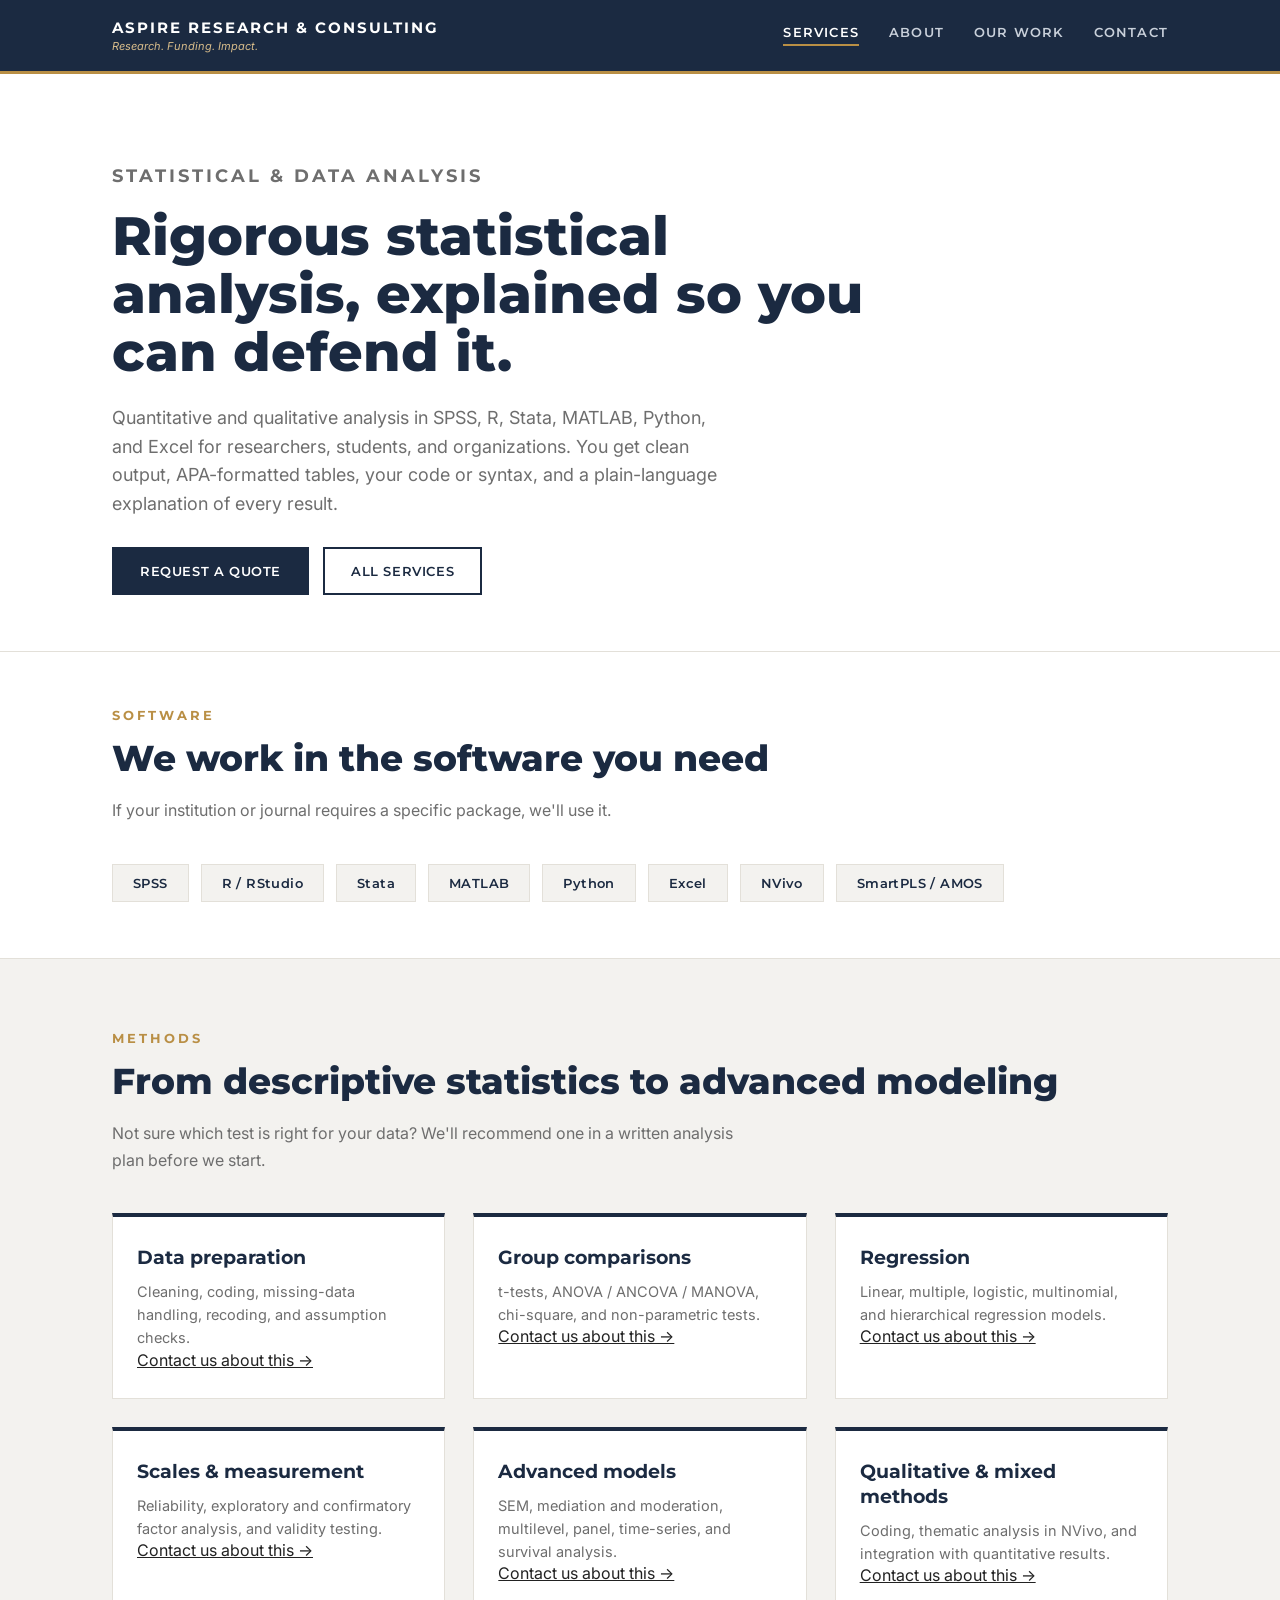
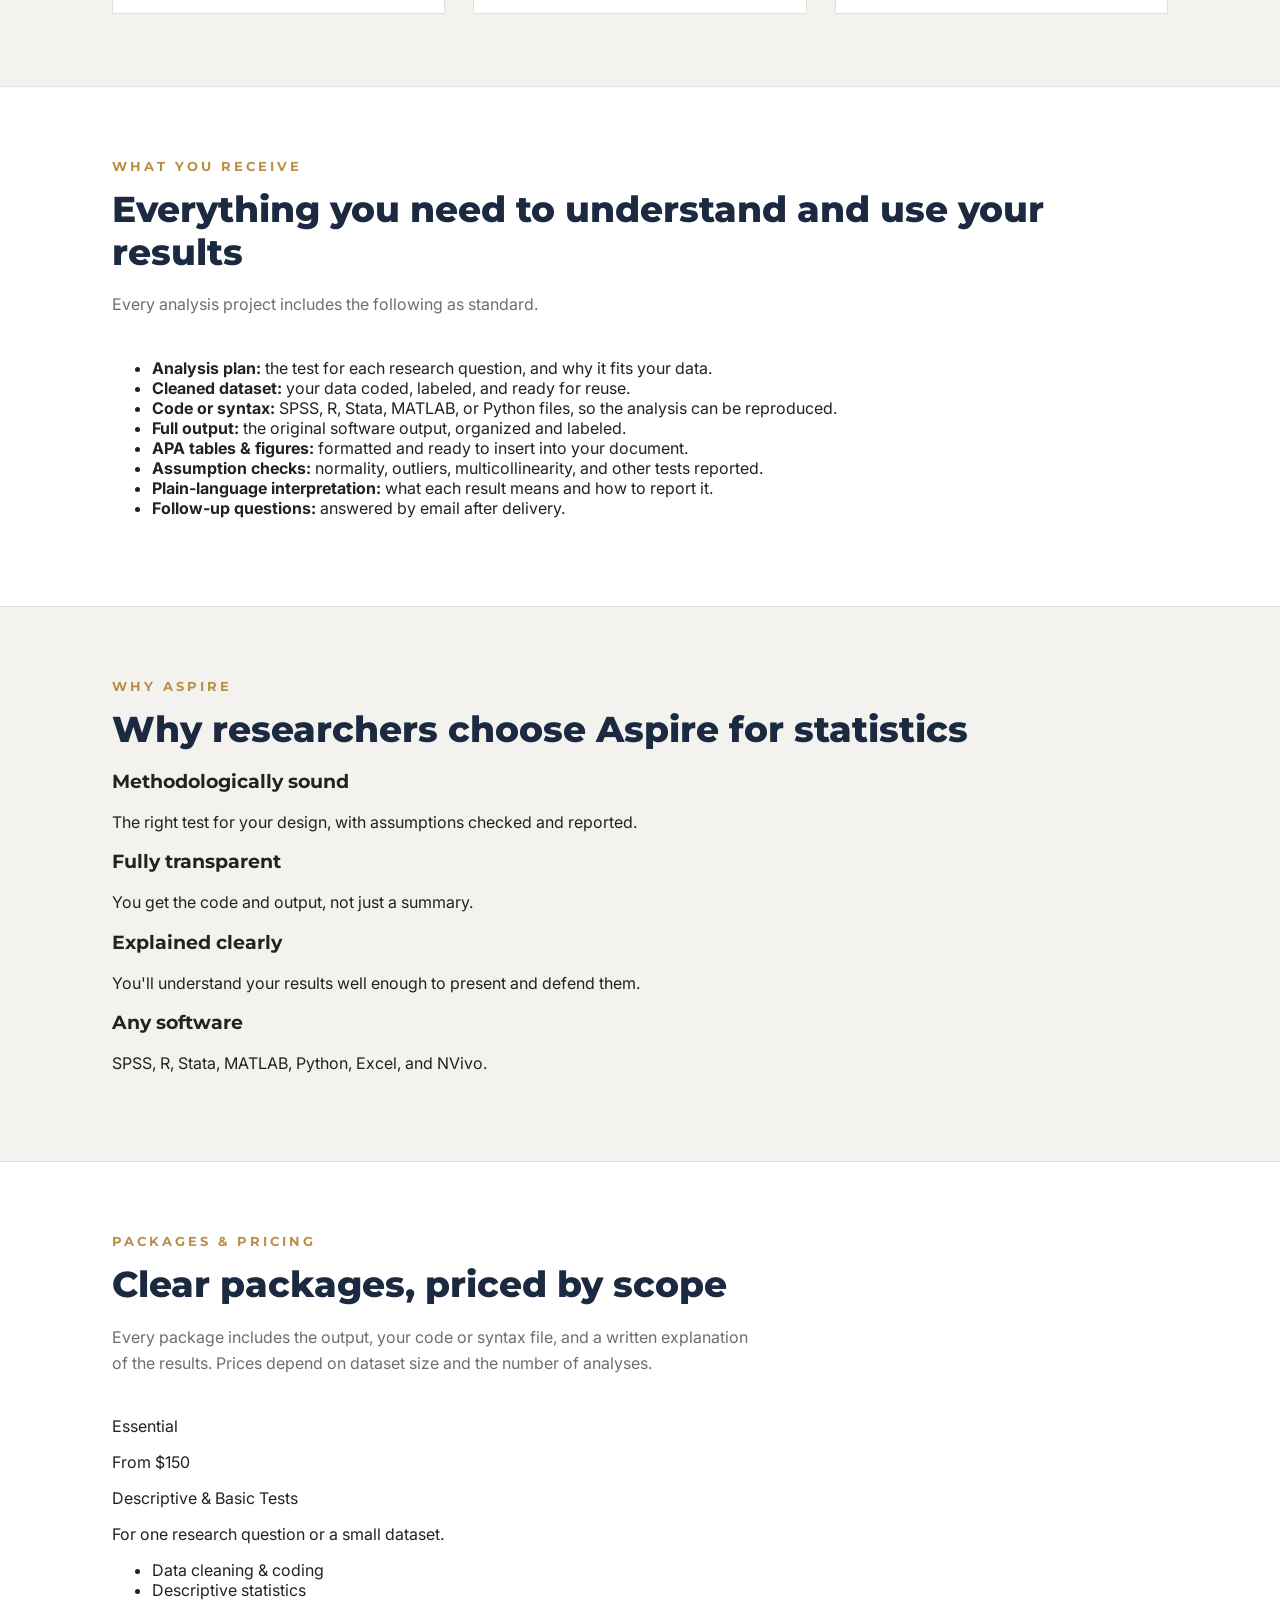
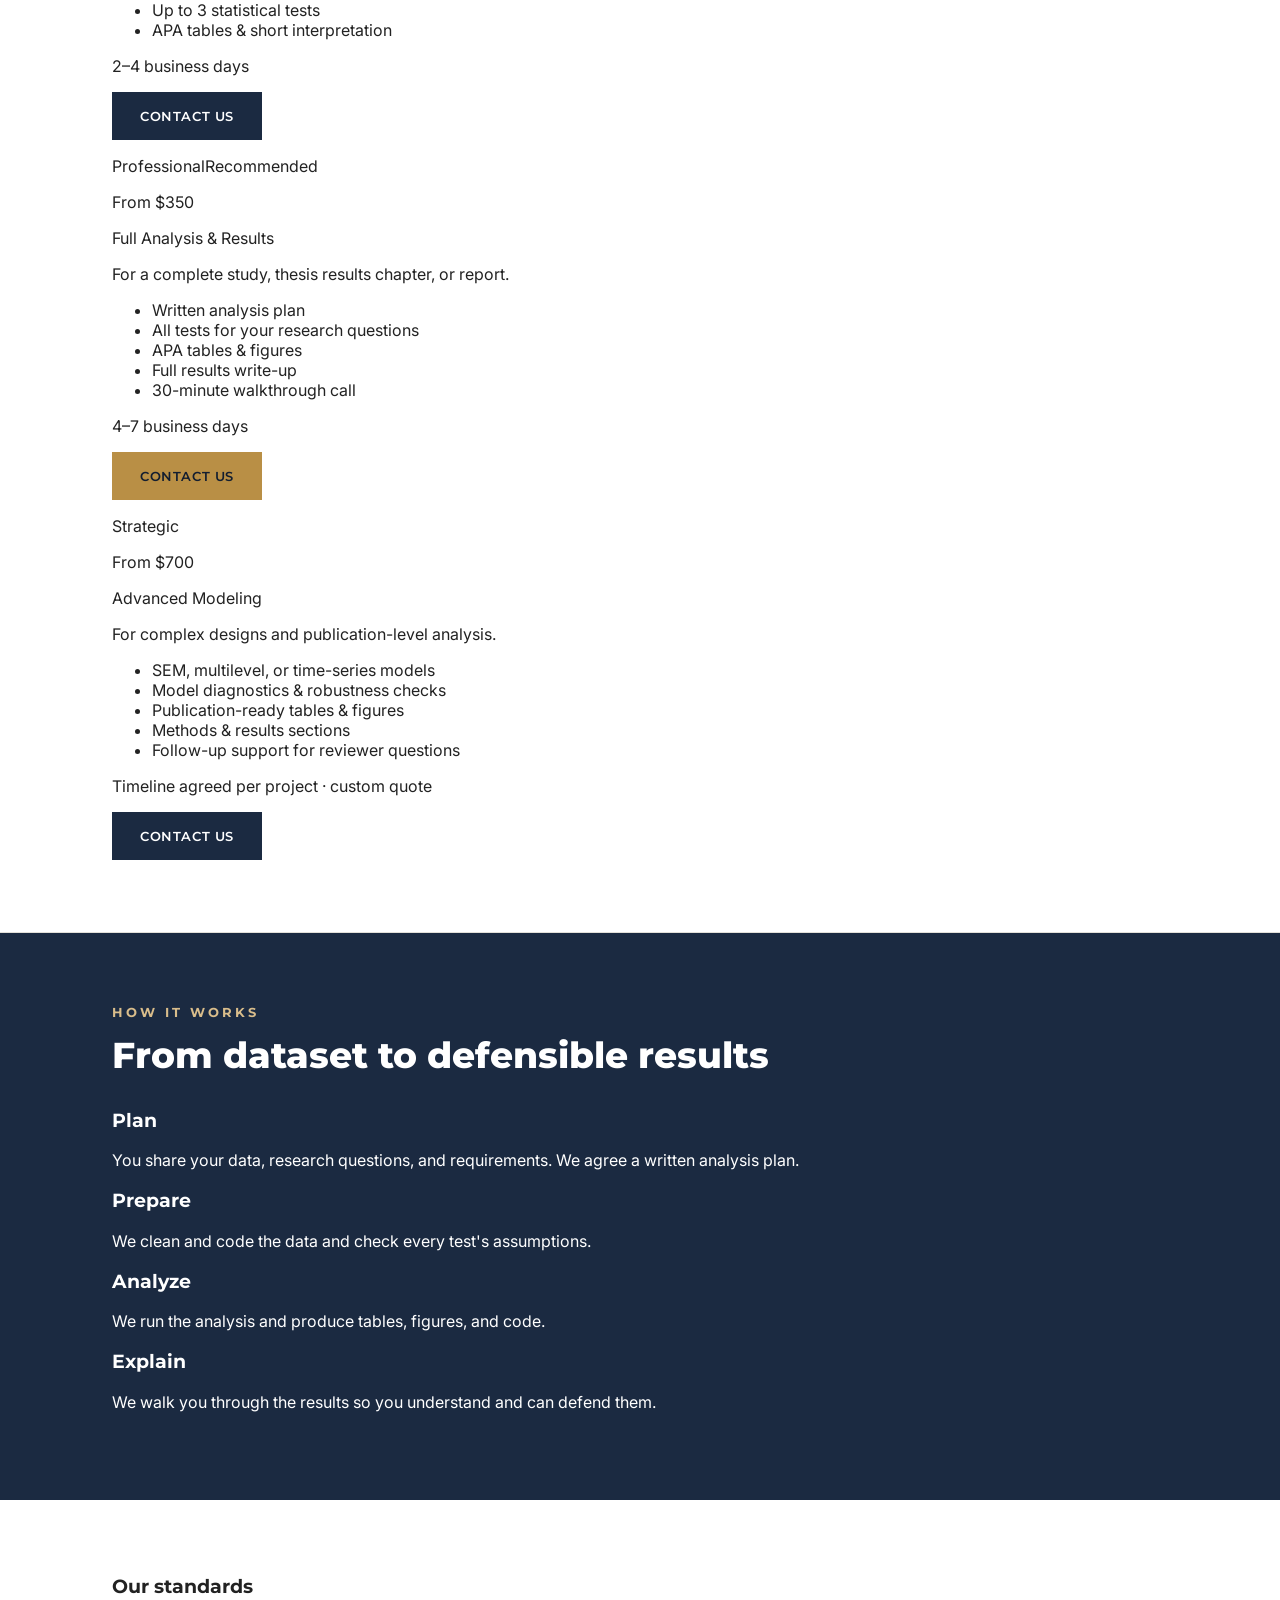
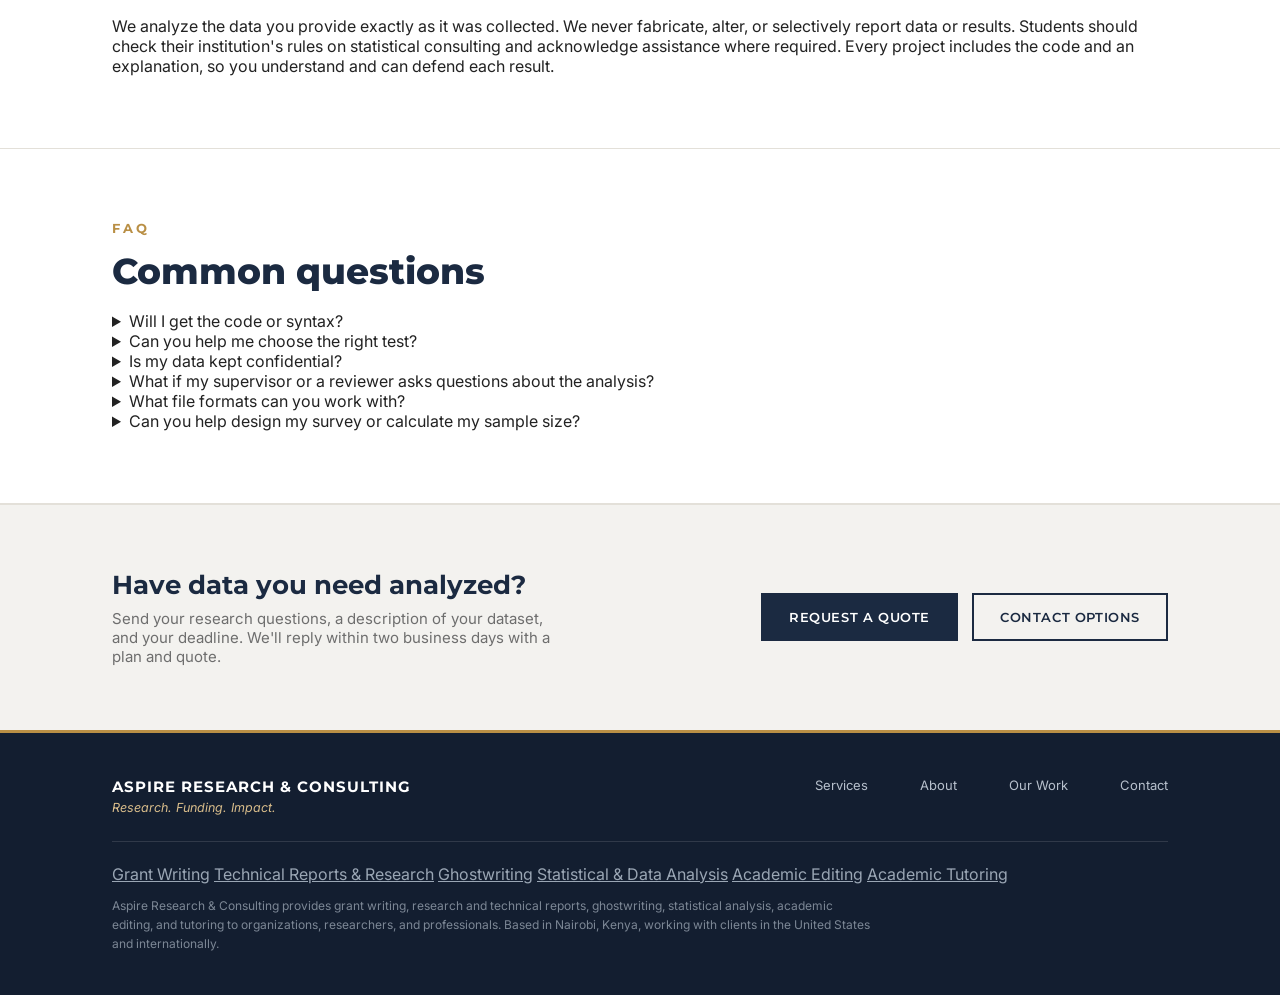
<file: data-analysis.html>
<!DOCTYPE html>
<html lang="en">
<head>
<meta charset="UTF-8">
<meta name="viewport" content="width=device-width, initial-scale=1.0">
<title>Statistical &amp; Data Analysis — Aspire Research &amp; Consulting</title>
<meta name="description" content="Statistical and data analysis in SPSS, R, Stata, MATLAB, Python, and Excel: regression, ANOVA, factor analysis, SEM, qualitative analysis, and APA-formatted results.">
<link rel="preconnect" href="https://fonts.googleapis.com">
<link href="https://fonts.googleapis.com/css2?family=Montserrat:wght@500;600;700;800&family=Inter:wght@400;500;600&display=swap" rel="stylesheet">
<link rel="stylesheet" href="assets/css/main.css">
</head>
<body>
<a class="skip-link" href="#main">Skip to content</a>

<header class="site-nav">
  <div class="nav-inner">
    <a class="wordmark" href="index.html">
      ASPIRE RESEARCH &amp; CONSULTING
      <small>Research. Funding. Impact.</small>
    </a>
    <button class="nav-toggle" id="navToggle" aria-label="Toggle navigation" aria-expanded="false" aria-controls="primaryNav">
      <svg viewBox="0 0 24 24" fill="none" stroke="currentColor" stroke-width="2"><line x1="3" y1="6" x2="21" y2="6"/><line x1="3" y1="12" x2="21" y2="12"/><line x1="3" y1="18" x2="21" y2="18"/></svg>
    </button>
    <nav class="links" id="primaryNav">
      <a href="index.html" class="active">Services</a>
      <a href="about.html">About</a>
      <a href="our-work.html">Our Work</a>
      <a href="contact.html">Contact</a>
    </nav>
  </div>
</header>

<main id="main">

  <section class="hero">
    <div class="wrap">
      <p class="eyebrow">Statistical &amp; Data Analysis</p>
      <h1>Rigorous statistical analysis, explained so you can defend it.</h1>
      <p>Quantitative and qualitative analysis in SPSS, R, Stata, MATLAB, Python, and Excel for researchers, students, and organizations. You get clean output, APA-formatted tables, your code or syntax, and a plain-language explanation of every result.</p>
      <div class="hero-actions">
        <a class="btn btn-primary" href="mailto:contact@aspireresearchconsulting.com?subject=Quote%20request%3A%20Statistical%20%26%20Data%20Analysis&body=Hello%20Aspire%20team%2C%0A%0AI%27m%20interested%20in%3A%20Statistical%20%26%20Data%20Analysis%0A%0AName%20/%20organization%3A%0ACountry%20%26%20time%20zone%3A%0AProject%20details%20%28topic%2C%20length%2C%20software%20or%20funder%2C%20etc.%29%3A%0ADeadline%3A%0ABudget%20%28optional%29%3A%0A%0AThank%20you%2C%0A">Request a Quote</a>
        <a class="btn btn-outline" href="index.html">All Services</a>
      </div>
    </div>
  </section>

  <section class="section-tight bordered">
    <div class="wrap">
      <p class="section-label">Software</p>
      <h2 class="section-title">We work in the software you need</h2>
      <p class="section-intro">If your institution or journal requires a specific package, we&#x27;ll use it.</p>
      <div class="pills">
        <span class="pill">SPSS</span>
        <span class="pill">R / RStudio</span>
        <span class="pill">Stata</span>
        <span class="pill">MATLAB</span>
        <span class="pill">Python</span>
        <span class="pill">Excel</span>
        <span class="pill">NVivo</span>
        <span class="pill">SmartPLS / AMOS</span>
      </div>
    </div>
  </section>

  <section class="bordered on-cream">
    <div class="wrap">
      <p class="section-label">Methods</p>
      <h2 class="section-title">From descriptive statistics to advanced modeling</h2>
      <p class="section-intro">Not sure which test is right for your data? We&#x27;ll recommend one in a written analysis plan before we start.</p>
      <div class="grid-3">
        <div class="panel">
          <h3>Data preparation</h3>
          <p>Cleaning, coding, missing-data handling, recoding, and assumption checks.</p>
          <a class="panel-link" href="mailto:contact@aspireresearchconsulting.com?subject=Inquiry%3A%20Statistical%20%26%20Data%20Analysis%20-%20Data%20preparation&body=Hello%20Aspire%20team%2C%0A%0AI%27m%20interested%20in%3A%20Statistical%20%26%20Data%20Analysis%20-%20Data%20preparation%0A%0AName%20/%20organization%3A%0ACountry%20%26%20time%20zone%3A%0AProject%20details%20%28topic%2C%20length%2C%20software%20or%20funder%2C%20etc.%29%3A%0ADeadline%3A%0ABudget%20%28optional%29%3A%0A%0AThank%20you%2C%0A">Contact us about this &rarr;</a>
        </div>
        <div class="panel">
          <h3>Group comparisons</h3>
          <p>t-tests, ANOVA / ANCOVA / MANOVA, chi-square, and non-parametric tests.</p>
          <a class="panel-link" href="mailto:contact@aspireresearchconsulting.com?subject=Inquiry%3A%20Statistical%20%26%20Data%20Analysis%20-%20Group%20comparisons&body=Hello%20Aspire%20team%2C%0A%0AI%27m%20interested%20in%3A%20Statistical%20%26%20Data%20Analysis%20-%20Group%20comparisons%0A%0AName%20/%20organization%3A%0ACountry%20%26%20time%20zone%3A%0AProject%20details%20%28topic%2C%20length%2C%20software%20or%20funder%2C%20etc.%29%3A%0ADeadline%3A%0ABudget%20%28optional%29%3A%0A%0AThank%20you%2C%0A">Contact us about this &rarr;</a>
        </div>
        <div class="panel">
          <h3>Regression</h3>
          <p>Linear, multiple, logistic, multinomial, and hierarchical regression models.</p>
          <a class="panel-link" href="mailto:contact@aspireresearchconsulting.com?subject=Inquiry%3A%20Statistical%20%26%20Data%20Analysis%20-%20Regression&body=Hello%20Aspire%20team%2C%0A%0AI%27m%20interested%20in%3A%20Statistical%20%26%20Data%20Analysis%20-%20Regression%0A%0AName%20/%20organization%3A%0ACountry%20%26%20time%20zone%3A%0AProject%20details%20%28topic%2C%20length%2C%20software%20or%20funder%2C%20etc.%29%3A%0ADeadline%3A%0ABudget%20%28optional%29%3A%0A%0AThank%20you%2C%0A">Contact us about this &rarr;</a>
        </div>
        <div class="panel">
          <h3>Scales &amp; measurement</h3>
          <p>Reliability, exploratory and confirmatory factor analysis, and validity testing.</p>
          <a class="panel-link" href="mailto:contact@aspireresearchconsulting.com?subject=Inquiry%3A%20Statistical%20%26%20Data%20Analysis%20-%20Scales%20%26%20measurement&body=Hello%20Aspire%20team%2C%0A%0AI%27m%20interested%20in%3A%20Statistical%20%26%20Data%20Analysis%20-%20Scales%20%26%20measurement%0A%0AName%20/%20organization%3A%0ACountry%20%26%20time%20zone%3A%0AProject%20details%20%28topic%2C%20length%2C%20software%20or%20funder%2C%20etc.%29%3A%0ADeadline%3A%0ABudget%20%28optional%29%3A%0A%0AThank%20you%2C%0A">Contact us about this &rarr;</a>
        </div>
        <div class="panel">
          <h3>Advanced models</h3>
          <p>SEM, mediation and moderation, multilevel, panel, time-series, and survival analysis.</p>
          <a class="panel-link" href="mailto:contact@aspireresearchconsulting.com?subject=Inquiry%3A%20Statistical%20%26%20Data%20Analysis%20-%20Advanced%20models&body=Hello%20Aspire%20team%2C%0A%0AI%27m%20interested%20in%3A%20Statistical%20%26%20Data%20Analysis%20-%20Advanced%20models%0A%0AName%20/%20organization%3A%0ACountry%20%26%20time%20zone%3A%0AProject%20details%20%28topic%2C%20length%2C%20software%20or%20funder%2C%20etc.%29%3A%0ADeadline%3A%0ABudget%20%28optional%29%3A%0A%0AThank%20you%2C%0A">Contact us about this &rarr;</a>
        </div>
        <div class="panel">
          <h3>Qualitative &amp; mixed methods</h3>
          <p>Coding, thematic analysis in NVivo, and integration with quantitative results.</p>
          <a class="panel-link" href="mailto:contact@aspireresearchconsulting.com?subject=Inquiry%3A%20Statistical%20%26%20Data%20Analysis%20-%20Qualitative%20%26%20mixed%20methods&body=Hello%20Aspire%20team%2C%0A%0AI%27m%20interested%20in%3A%20Statistical%20%26%20Data%20Analysis%20-%20Qualitative%20%26%20mixed%20methods%0A%0AName%20/%20organization%3A%0ACountry%20%26%20time%20zone%3A%0AProject%20details%20%28topic%2C%20length%2C%20software%20or%20funder%2C%20etc.%29%3A%0ADeadline%3A%0ABudget%20%28optional%29%3A%0A%0AThank%20you%2C%0A">Contact us about this &rarr;</a>
        </div>
      </div>
    </div>
  </section>

  <section class="bordered">
    <div class="wrap">
      <p class="section-label">What You Receive</p>
      <h2 class="section-title">Everything you need to understand and use your results</h2>
      <p class="section-intro">Every analysis project includes the following as standard.</p>
      <ul class="checklist">
        <li><strong>Analysis plan:</strong> the test for each research question, and why it fits your data.</li>
        <li><strong>Cleaned dataset:</strong> your data coded, labeled, and ready for reuse.</li>
        <li><strong>Code or syntax:</strong> SPSS, R, Stata, MATLAB, or Python files, so the analysis can be reproduced.</li>
        <li><strong>Full output:</strong> the original software output, organized and labeled.</li>
        <li><strong>APA tables &amp; figures:</strong> formatted and ready to insert into your document.</li>
        <li><strong>Assumption checks:</strong> normality, outliers, multicollinearity, and other tests reported.</li>
        <li><strong>Plain-language interpretation:</strong> what each result means and how to report it.</li>
        <li><strong>Follow-up questions:</strong> answered by email after delivery.</li>
      </ul>
    </div>
  </section>

  <section class="bordered on-cream">
    <div class="wrap">
      <p class="section-label">Why Aspire</p>
      <h2 class="section-title">Why researchers choose Aspire for statistics</h2>
      <div class="why-list" style="margin-top:20px;">
        <div>
          <h3>Methodologically sound</h3>
          <p>The right test for your design, with assumptions checked and reported.</p>
        </div>
        <div>
          <h3>Fully transparent</h3>
          <p>You get the code and output, not just a summary.</p>
        </div>
        <div>
          <h3>Explained clearly</h3>
          <p>You&#x27;ll understand your results well enough to present and defend them.</p>
        </div>
        <div>
          <h3>Any software</h3>
          <p>SPSS, R, Stata, MATLAB, Python, Excel, and NVivo.</p>
        </div>
      </div>
    </div>
  </section>

  <section class="bordered" id="packages">
    <div class="wrap">
      <p class="section-label">Packages &amp; Pricing</p>
      <h2 class="section-title">Clear packages, priced by scope</h2>
      <p class="section-intro">Every package includes the output, your code or syntax file, and a written explanation of the results. Prices depend on dataset size and the number of analyses.</p>
      <div class="tier-row">
        <div class="tier">
          <p class="tier-name">Essential</p>
          <p class="tier-price">From $150</p>
          <p class="tier-title">Descriptive &amp; Basic Tests</p>
          <p class="tier-for">For one research question or a small dataset.</p>
          <ul>
            <li>Data cleaning &amp; coding</li>
            <li>Descriptive statistics</li>
            <li>Up to 3 statistical tests</li>
            <li>APA tables &amp; short interpretation</li>
          </ul>
          <p class="tier-meta">2–4 business days</p>
          <div class="tier-actions"><a class="btn btn-primary btn-sm" href="mailto:contact@aspireresearchconsulting.com?subject=Inquiry%3A%20Statistical%20%26%20Data%20Analysis%20-%20Essential%20package%20%28Descriptive%20%26%20Basic%20Tests%29&body=Hello%20Aspire%20team%2C%0A%0AI%27m%20interested%20in%3A%20Statistical%20%26%20Data%20Analysis%20-%20Essential%20package%20%28Descriptive%20%26%20Basic%20Tests%29%0A%0AName%20/%20organization%3A%0ACountry%20%26%20time%20zone%3A%0AProject%20details%20%28topic%2C%20length%2C%20software%20or%20funder%2C%20etc.%29%3A%0ADeadline%3A%0ABudget%20%28optional%29%3A%0A%0AThank%20you%2C%0A">Contact Us</a></div>
        </div>
        <div class="tier recommended">
          <p class="tier-name">Professional<span class="badge">Recommended</span></p>
          <p class="tier-price">From $350</p>
          <p class="tier-title">Full Analysis &amp; Results</p>
          <p class="tier-for">For a complete study, thesis results chapter, or report.</p>
          <ul>
            <li>Written analysis plan</li>
            <li>All tests for your research questions</li>
            <li>APA tables &amp; figures</li>
            <li>Full results write-up</li>
            <li>30-minute walkthrough call</li>
          </ul>
          <p class="tier-meta">4–7 business days</p>
          <div class="tier-actions"><a class="btn btn-gold btn-sm" href="mailto:contact@aspireresearchconsulting.com?subject=Inquiry%3A%20Statistical%20%26%20Data%20Analysis%20-%20Professional%20package%20%28Full%20Analysis%20%26%20Results%29&body=Hello%20Aspire%20team%2C%0A%0AI%27m%20interested%20in%3A%20Statistical%20%26%20Data%20Analysis%20-%20Professional%20package%20%28Full%20Analysis%20%26%20Results%29%0A%0AName%20/%20organization%3A%0ACountry%20%26%20time%20zone%3A%0AProject%20details%20%28topic%2C%20length%2C%20software%20or%20funder%2C%20etc.%29%3A%0ADeadline%3A%0ABudget%20%28optional%29%3A%0A%0AThank%20you%2C%0A">Contact Us</a></div>
        </div>
        <div class="tier">
          <p class="tier-name">Strategic</p>
          <p class="tier-price">From $700</p>
          <p class="tier-title">Advanced Modeling</p>
          <p class="tier-for">For complex designs and publication-level analysis.</p>
          <ul>
            <li>SEM, multilevel, or time-series models</li>
            <li>Model diagnostics &amp; robustness checks</li>
            <li>Publication-ready tables &amp; figures</li>
            <li>Methods &amp; results sections</li>
            <li>Follow-up support for reviewer questions</li>
          </ul>
          <p class="tier-meta">Timeline agreed per project · custom quote</p>
          <div class="tier-actions"><a class="btn btn-primary btn-sm" href="mailto:contact@aspireresearchconsulting.com?subject=Inquiry%3A%20Statistical%20%26%20Data%20Analysis%20-%20Strategic%20package%20%28Advanced%20Modeling%29&body=Hello%20Aspire%20team%2C%0A%0AI%27m%20interested%20in%3A%20Statistical%20%26%20Data%20Analysis%20-%20Strategic%20package%20%28Advanced%20Modeling%29%0A%0AName%20/%20organization%3A%0ACountry%20%26%20time%20zone%3A%0AProject%20details%20%28topic%2C%20length%2C%20software%20or%20funder%2C%20etc.%29%3A%0ADeadline%3A%0ABudget%20%28optional%29%3A%0A%0AThank%20you%2C%0A">Contact Us</a></div>
        </div>
      </div>
    </div>
  </section>

  <section class="on-navy">
    <div class="wrap">
      <p class="section-label">How It Works</p>
      <h2 class="section-title">From dataset to defensible results</h2>
      <div class="steps" style="margin-top:32px;">
        <div class="step">
          <h3>Plan</h3>
          <p>You share your data, research questions, and requirements. We agree a written analysis plan.</p>
        </div>
        <div class="step">
          <h3>Prepare</h3>
          <p>We clean and code the data and check every test&#x27;s assumptions.</p>
        </div>
        <div class="step">
          <h3>Analyze</h3>
          <p>We run the analysis and produce tables, figures, and code.</p>
        </div>
        <div class="step">
          <h3>Explain</h3>
          <p>We walk you through the results so you understand and can defend them.</p>
        </div>
      </div>
    </div>
  </section>

  <section class="section-tight bordered">
    <div class="wrap">
      <div class="note-box">
        <h3>Our standards</h3>
        <p>We analyze the data you provide exactly as it was collected. We never fabricate, alter, or selectively report data or results. Students should check their institution&#x27;s rules on statistical consulting and acknowledge assistance where required. Every project includes the code and an explanation, so you understand and can defend each result.</p>
      </div>
    </div>
  </section>

  <section class="bordered">
    <div class="wrap">
      <p class="section-label">FAQ</p>
      <h2 class="section-title">Common questions</h2>
      <div class="faq">
        <details>
          <summary>Will I get the code or syntax?</summary>
          <p>Yes. Every project includes the SPSS syntax, R script, Stata do-file, or MATLAB/Python code, so the analysis is fully reproducible.</p>
        </details>
        <details>
          <summary>Can you help me choose the right test?</summary>
          <p>Yes. If you&#x27;re unsure, we start with a written analysis plan that matches each research question to an appropriate method and explains why.</p>
        </details>
        <details>
          <summary>Is my data kept confidential?</summary>
          <p>Yes. Your data is used only for your project and deleted on request when it&#x27;s complete. We sign an NDA if you need one.</p>
        </details>
        <details>
          <summary>What if my supervisor or a reviewer asks questions about the analysis?</summary>
          <p>Professional and Strategic packages include follow-up support to answer questions and make reasonable revisions.</p>
        </details>
        <details>
          <summary>What file formats can you work with?</summary>
          <p>SPSS (.sav), Excel and CSV, Stata (.dta), R data files, MATLAB (.mat), and exports from survey tools like Google Forms, Qualtrics, SurveyMonkey, and KoboToolbox.</p>
        </details>
        <details>
          <summary>Can you help design my survey or calculate my sample size?</summary>
          <p>Yes. We can review your questionnaire, recommend measurement scales, and run a power analysis before you collect data.</p>
        </details>
      </div>
    </div>
  </section>

  <section class="cta">
    <div class="wrap cta-inner">
      <div>
        <h2>Have data you need analyzed?</h2>
        <p>Send your research questions, a description of your dataset, and your deadline. We&#x27;ll reply within two business days with a plan and quote.</p>
      </div>
      <div class="cta-actions">
        <a class="btn btn-primary" href="mailto:contact@aspireresearchconsulting.com?subject=Quote%20request%3A%20Statistical%20%26%20Data%20Analysis&body=Hello%20Aspire%20team%2C%0A%0AI%27m%20interested%20in%3A%20Statistical%20%26%20Data%20Analysis%0A%0AName%20/%20organization%3A%0ACountry%20%26%20time%20zone%3A%0AProject%20details%20%28topic%2C%20length%2C%20software%20or%20funder%2C%20etc.%29%3A%0ADeadline%3A%0ABudget%20%28optional%29%3A%0A%0AThank%20you%2C%0A">Request a Quote</a>
        <a class="btn btn-outline" href="contact.html">Contact Options</a>
      </div>
    </div>
  </section>

</main>

<footer>
  <div class="wrap">
    <div class="footer-top">
      <div>
        <div class="footer-brand">ASPIRE RESEARCH &amp; CONSULTING</div>
        <div class="footer-tag">Research. Funding. Impact.</div>
      </div>
      <nav class="footer-links">
        <a href="index.html">Services</a>
        <a href="about.html">About</a>
        <a href="our-work.html">Our Work</a>
        <a href="contact.html">Contact</a>
      </nav>
    </div>
    <nav class="footer-services" aria-label="Services">
      <a href="grant-writing.html">Grant Writing</a>
      <a href="technical-reports.html">Technical Reports &amp; Research</a>
      <a href="ghostwriting.html">Ghostwriting</a>
      <a href="data-analysis.html">Statistical &amp; Data Analysis</a>
      <a href="academic-editing.html">Academic Editing</a>
      <a href="tutoring.html">Academic Tutoring</a>
    </nav>
    <p class="footer-note">Aspire Research &amp; Consulting provides grant writing, research and technical reports, ghostwriting, statistical analysis, academic editing, and tutoring to organizations, researchers, and professionals. Based in Nairobi, Kenya, working with clients in the United States and internationally.</p>
  </div>
</footer>

<script>
  const toggle = document.getElementById('navToggle');
  const nav = document.getElementById('primaryNav');
  toggle.addEventListener('click', () => {
    const open = nav.classList.toggle('open');
    toggle.setAttribute('aria-expanded', open ? 'true' : 'false');
  });
  nav.querySelectorAll('a').forEach(a => a.addEventListener('click', () => {
    nav.classList.remove('open');
    toggle.setAttribute('aria-expanded', 'false');
  }));
</script>

</body>
</html>
</file>
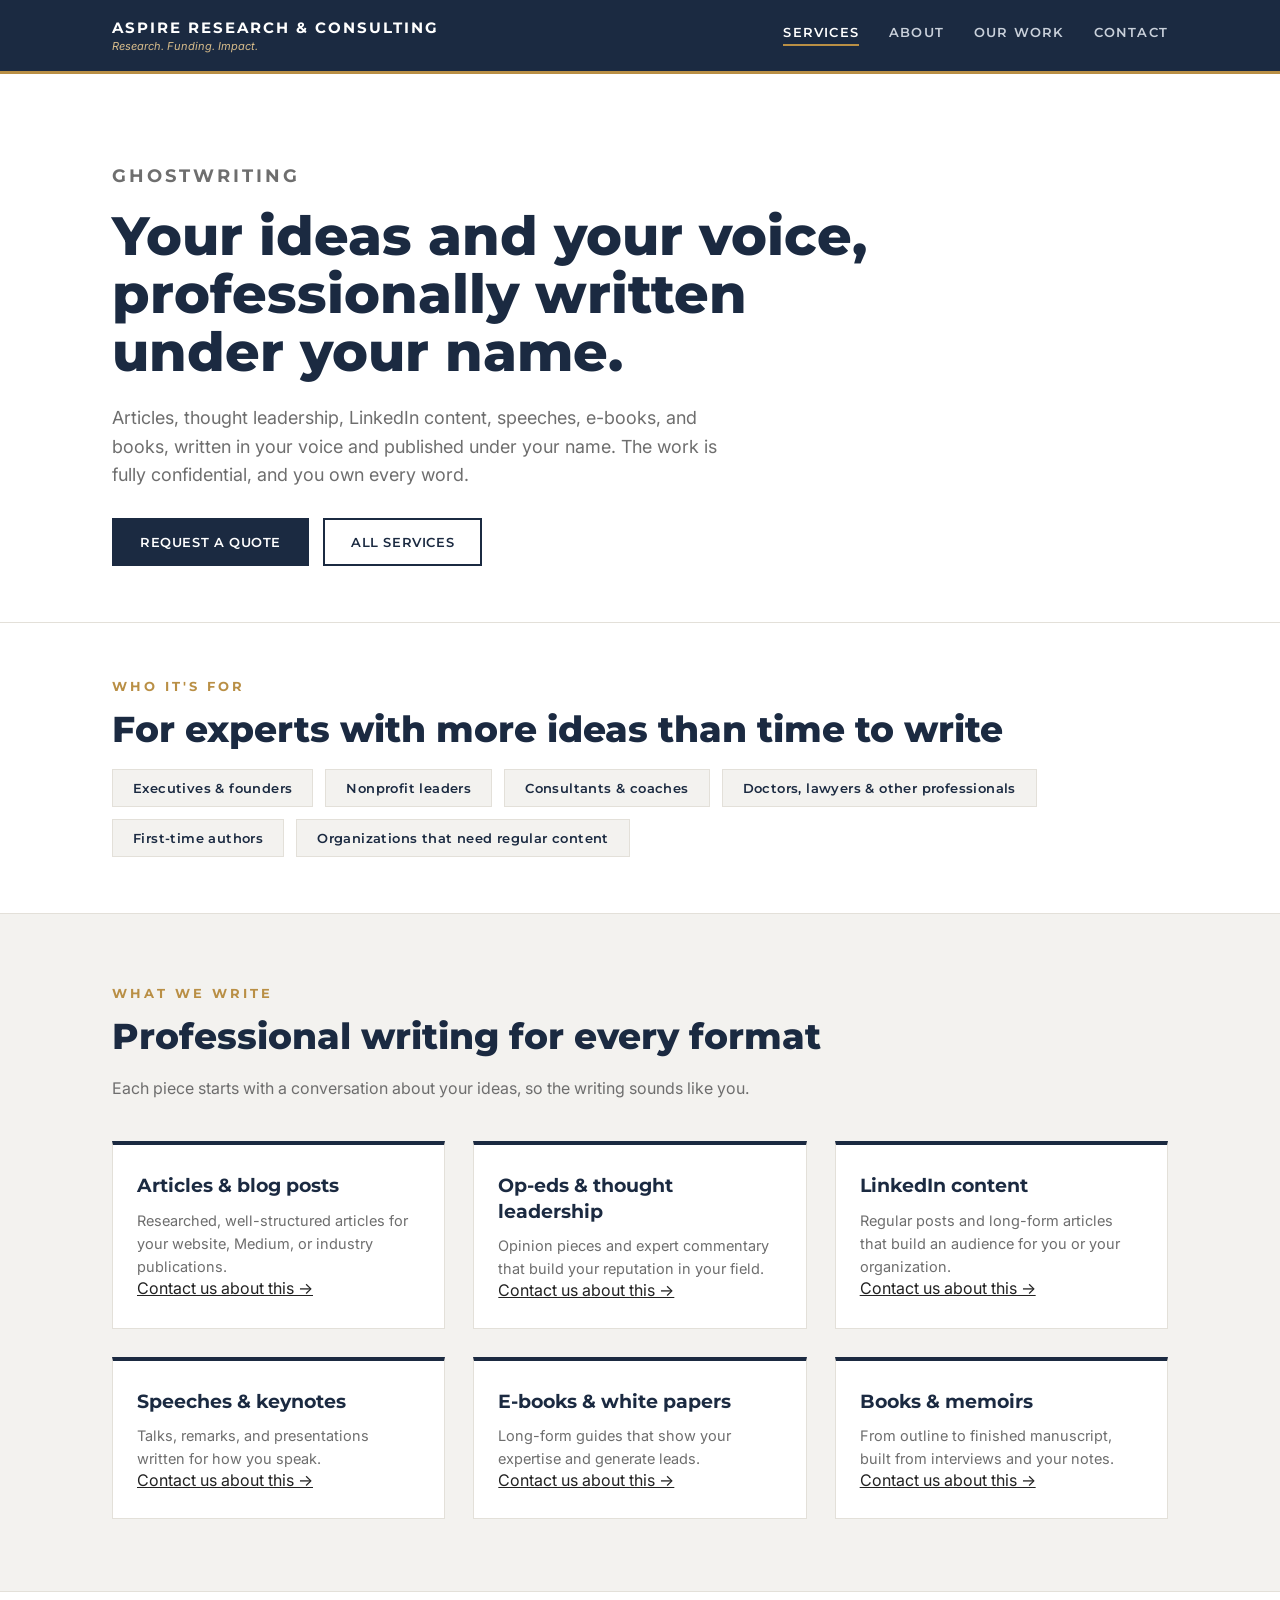
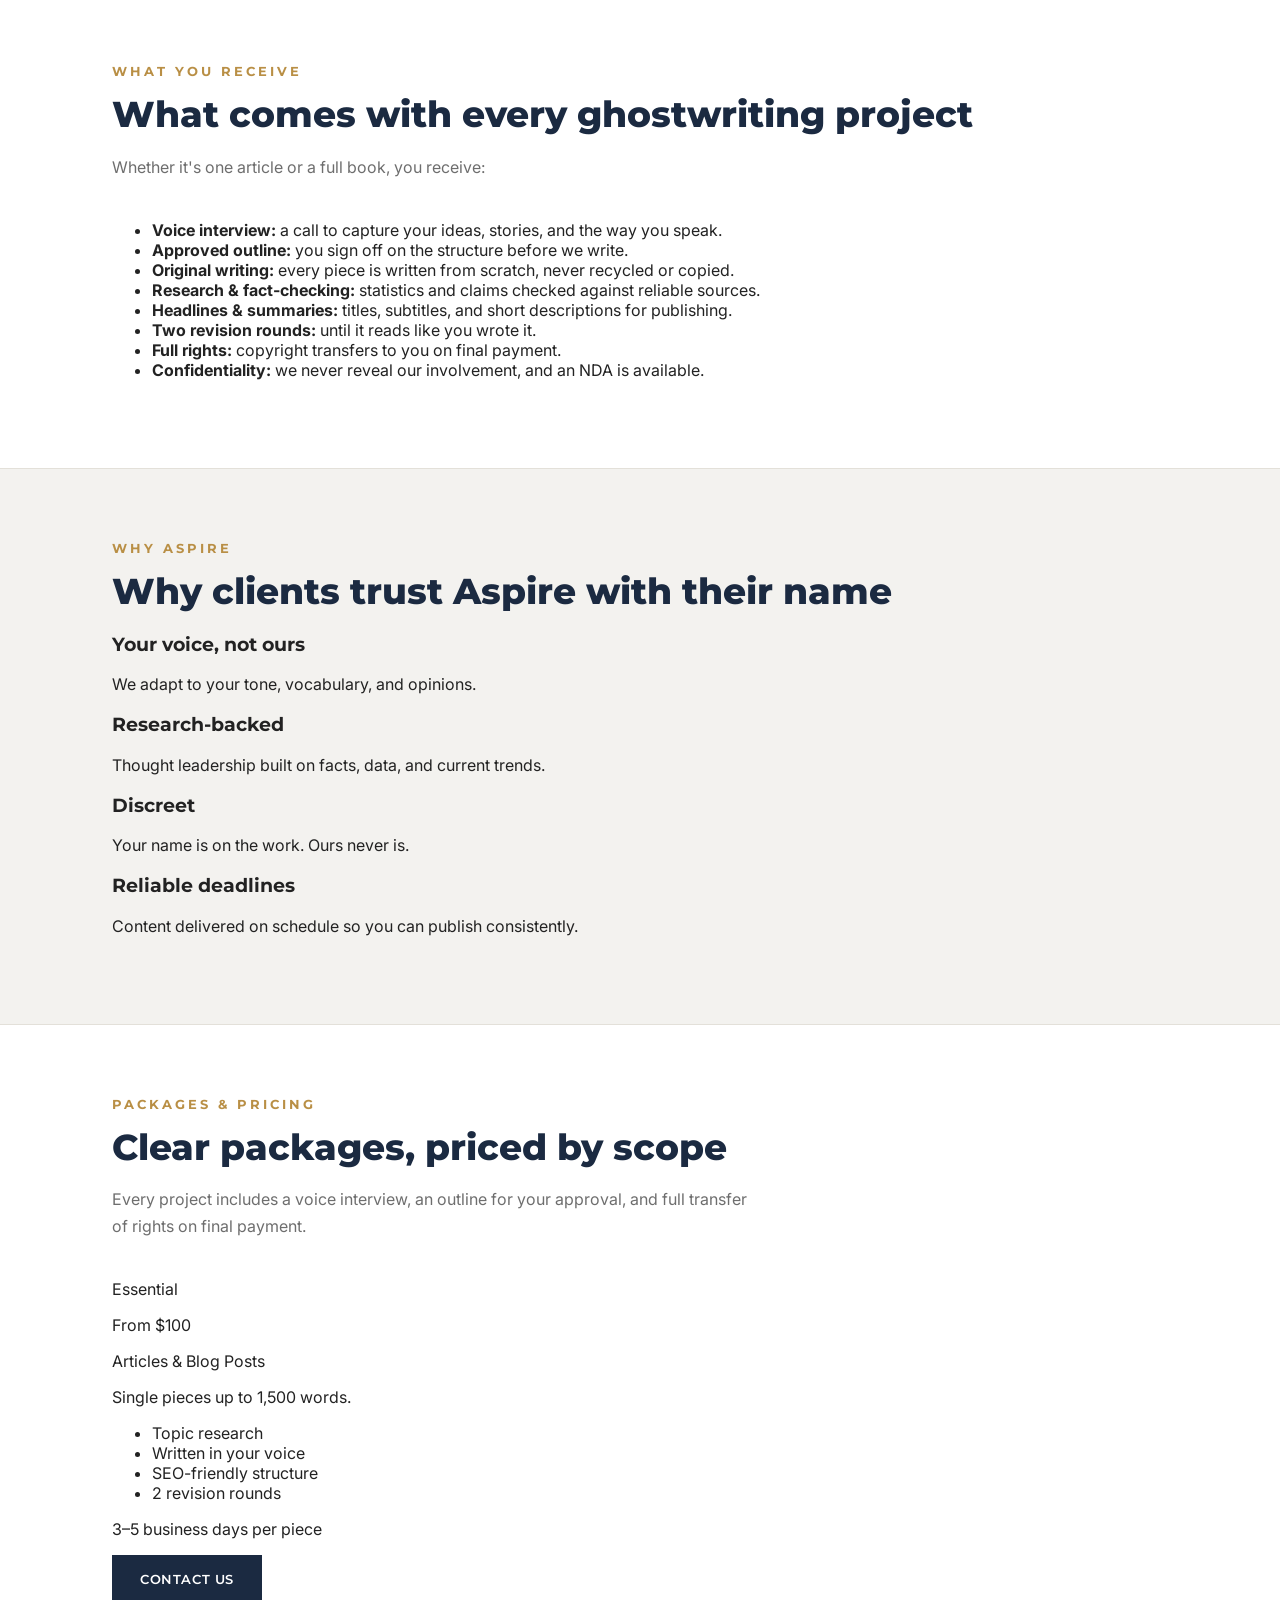
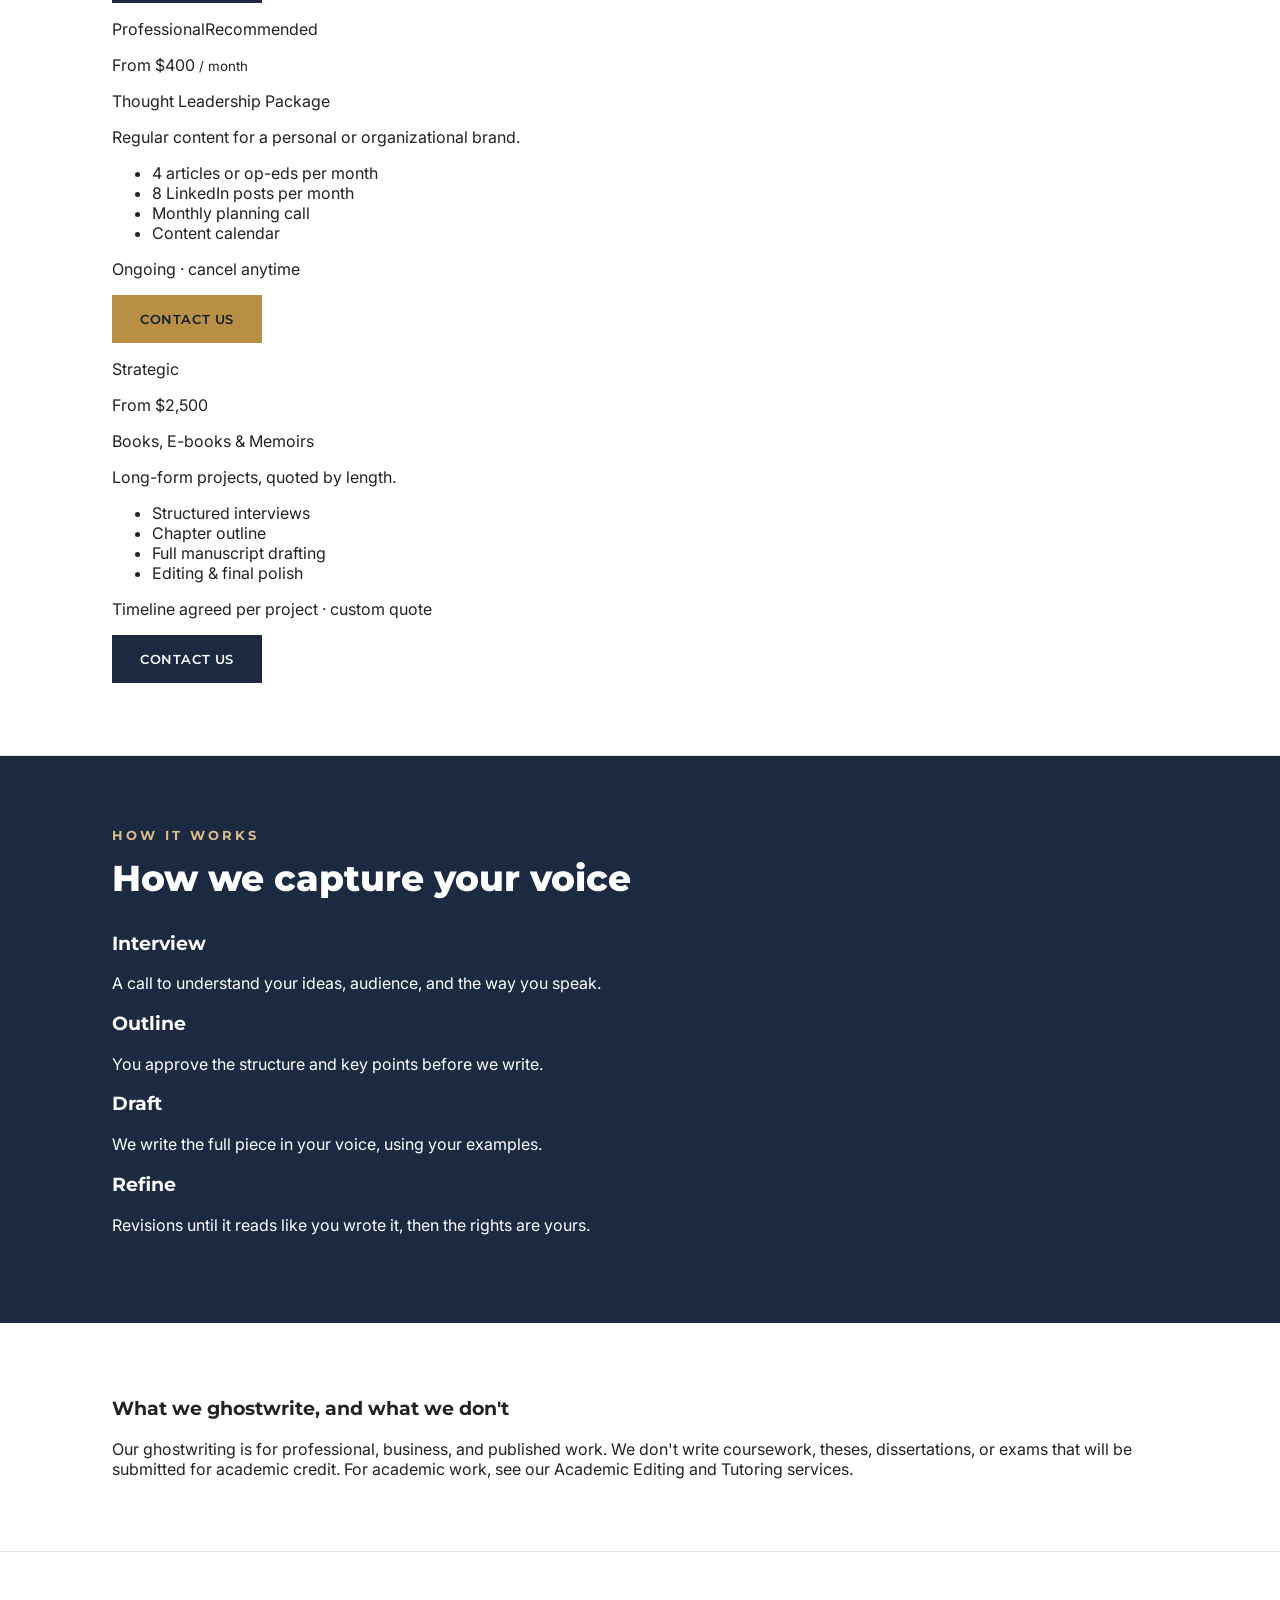
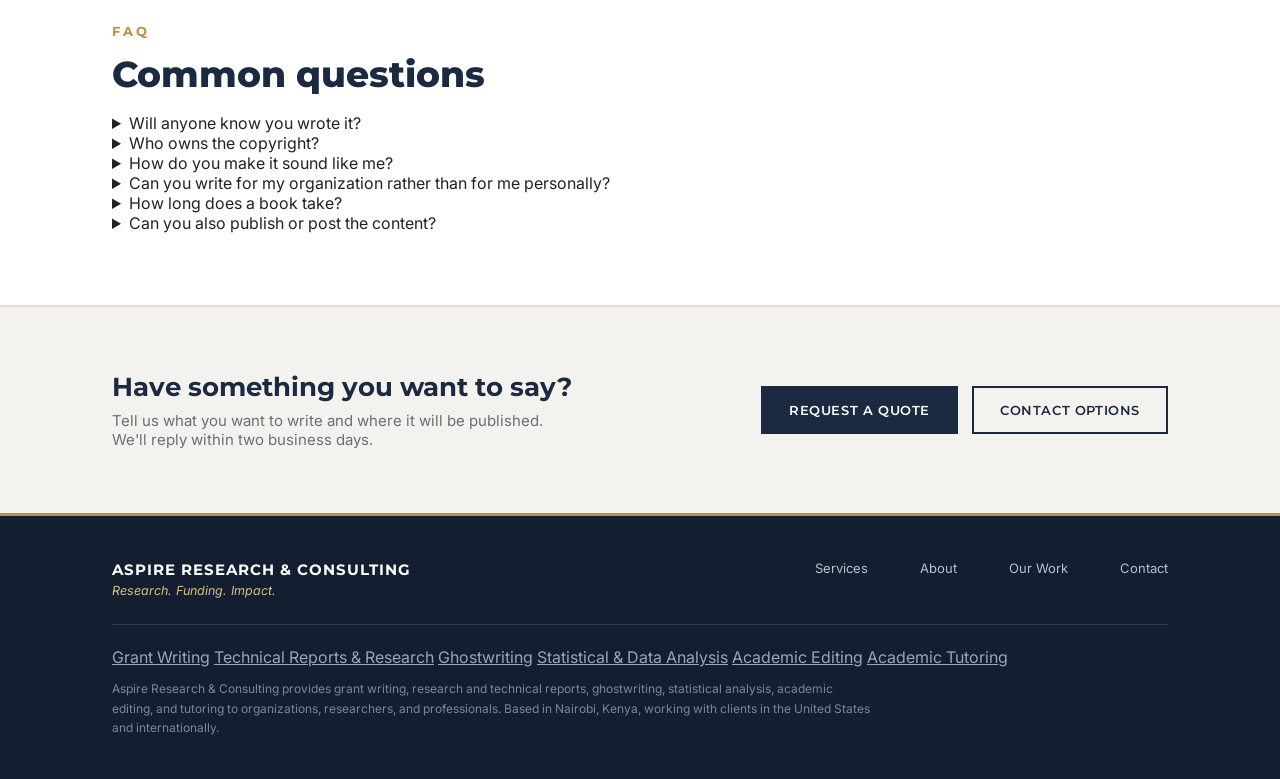
<file: ghostwriting.html>
<!DOCTYPE html>
<html lang="en">
<head>
<meta charset="UTF-8">
<meta name="viewport" content="width=device-width, initial-scale=1.0">
<title>Ghostwriting — Aspire Research &amp; Consulting</title>
<meta name="description" content="Confidential ghostwriting of articles, thought leadership, LinkedIn content, speeches, e-books, and books, published under your name.">
<link rel="preconnect" href="https://fonts.googleapis.com">
<link href="https://fonts.googleapis.com/css2?family=Montserrat:wght@500;600;700;800&family=Inter:wght@400;500;600&display=swap" rel="stylesheet">
<link rel="stylesheet" href="assets/css/main.css">
</head>
<body>
<a class="skip-link" href="#main">Skip to content</a>

<header class="site-nav">
  <div class="nav-inner">
    <a class="wordmark" href="index.html">
      ASPIRE RESEARCH &amp; CONSULTING
      <small>Research. Funding. Impact.</small>
    </a>
    <button class="nav-toggle" id="navToggle" aria-label="Toggle navigation" aria-expanded="false" aria-controls="primaryNav">
      <svg viewBox="0 0 24 24" fill="none" stroke="currentColor" stroke-width="2"><line x1="3" y1="6" x2="21" y2="6"/><line x1="3" y1="12" x2="21" y2="12"/><line x1="3" y1="18" x2="21" y2="18"/></svg>
    </button>
    <nav class="links" id="primaryNav">
      <a href="index.html" class="active">Services</a>
      <a href="about.html">About</a>
      <a href="our-work.html">Our Work</a>
      <a href="contact.html">Contact</a>
    </nav>
  </div>
</header>

<main id="main">

  <section class="hero">
    <div class="wrap">
      <p class="eyebrow">Ghostwriting</p>
      <h1>Your ideas and your voice, professionally written under your name.</h1>
      <p>Articles, thought leadership, LinkedIn content, speeches, e-books, and books, written in your voice and published under your name. The work is fully confidential, and you own every word.</p>
      <div class="hero-actions">
        <a class="btn btn-primary" href="mailto:contact@aspireresearchconsulting.com?subject=Quote%20request%3A%20Ghostwriting&body=Hello%20Aspire%20team%2C%0A%0AI%27m%20interested%20in%3A%20Ghostwriting%0A%0AName%20/%20organization%3A%0ACountry%20%26%20time%20zone%3A%0AProject%20details%20%28topic%2C%20length%2C%20software%20or%20funder%2C%20etc.%29%3A%0ADeadline%3A%0ABudget%20%28optional%29%3A%0A%0AThank%20you%2C%0A">Request a Quote</a>
        <a class="btn btn-outline" href="index.html">All Services</a>
      </div>
    </div>
  </section>

  <section class="section-tight bordered">
    <div class="wrap">
      <p class="section-label">Who It&#x27;s For</p>
      <h2 class="section-title">For experts with more ideas than time to write</h2>
      <div class="pills">
        <span class="pill">Executives &amp; founders</span>
        <span class="pill">Nonprofit leaders</span>
        <span class="pill">Consultants &amp; coaches</span>
        <span class="pill">Doctors, lawyers &amp; other professionals</span>
        <span class="pill">First-time authors</span>
        <span class="pill">Organizations that need regular content</span>
      </div>
    </div>
  </section>

  <section class="bordered on-cream">
    <div class="wrap">
      <p class="section-label">What We Write</p>
      <h2 class="section-title">Professional writing for every format</h2>
      <p class="section-intro">Each piece starts with a conversation about your ideas, so the writing sounds like you.</p>
      <div class="grid-3">
        <div class="panel">
          <h3>Articles &amp; blog posts</h3>
          <p>Researched, well-structured articles for your website, Medium, or industry publications.</p>
          <a class="panel-link" href="mailto:contact@aspireresearchconsulting.com?subject=Inquiry%3A%20Ghostwriting%20-%20Articles%20%26%20blog%20posts&body=Hello%20Aspire%20team%2C%0A%0AI%27m%20interested%20in%3A%20Ghostwriting%20-%20Articles%20%26%20blog%20posts%0A%0AName%20/%20organization%3A%0ACountry%20%26%20time%20zone%3A%0AProject%20details%20%28topic%2C%20length%2C%20software%20or%20funder%2C%20etc.%29%3A%0ADeadline%3A%0ABudget%20%28optional%29%3A%0A%0AThank%20you%2C%0A">Contact us about this &rarr;</a>
        </div>
        <div class="panel">
          <h3>Op-eds &amp; thought leadership</h3>
          <p>Opinion pieces and expert commentary that build your reputation in your field.</p>
          <a class="panel-link" href="mailto:contact@aspireresearchconsulting.com?subject=Inquiry%3A%20Ghostwriting%20-%20Op-eds%20%26%20thought%20leadership&body=Hello%20Aspire%20team%2C%0A%0AI%27m%20interested%20in%3A%20Ghostwriting%20-%20Op-eds%20%26%20thought%20leadership%0A%0AName%20/%20organization%3A%0ACountry%20%26%20time%20zone%3A%0AProject%20details%20%28topic%2C%20length%2C%20software%20or%20funder%2C%20etc.%29%3A%0ADeadline%3A%0ABudget%20%28optional%29%3A%0A%0AThank%20you%2C%0A">Contact us about this &rarr;</a>
        </div>
        <div class="panel">
          <h3>LinkedIn content</h3>
          <p>Regular posts and long-form articles that build an audience for you or your organization.</p>
          <a class="panel-link" href="mailto:contact@aspireresearchconsulting.com?subject=Inquiry%3A%20Ghostwriting%20-%20LinkedIn%20content&body=Hello%20Aspire%20team%2C%0A%0AI%27m%20interested%20in%3A%20Ghostwriting%20-%20LinkedIn%20content%0A%0AName%20/%20organization%3A%0ACountry%20%26%20time%20zone%3A%0AProject%20details%20%28topic%2C%20length%2C%20software%20or%20funder%2C%20etc.%29%3A%0ADeadline%3A%0ABudget%20%28optional%29%3A%0A%0AThank%20you%2C%0A">Contact us about this &rarr;</a>
        </div>
        <div class="panel">
          <h3>Speeches &amp; keynotes</h3>
          <p>Talks, remarks, and presentations written for how you speak.</p>
          <a class="panel-link" href="mailto:contact@aspireresearchconsulting.com?subject=Inquiry%3A%20Ghostwriting%20-%20Speeches%20%26%20keynotes&body=Hello%20Aspire%20team%2C%0A%0AI%27m%20interested%20in%3A%20Ghostwriting%20-%20Speeches%20%26%20keynotes%0A%0AName%20/%20organization%3A%0ACountry%20%26%20time%20zone%3A%0AProject%20details%20%28topic%2C%20length%2C%20software%20or%20funder%2C%20etc.%29%3A%0ADeadline%3A%0ABudget%20%28optional%29%3A%0A%0AThank%20you%2C%0A">Contact us about this &rarr;</a>
        </div>
        <div class="panel">
          <h3>E-books &amp; white papers</h3>
          <p>Long-form guides that show your expertise and generate leads.</p>
          <a class="panel-link" href="mailto:contact@aspireresearchconsulting.com?subject=Inquiry%3A%20Ghostwriting%20-%20E-books%20%26%20white%20papers&body=Hello%20Aspire%20team%2C%0A%0AI%27m%20interested%20in%3A%20Ghostwriting%20-%20E-books%20%26%20white%20papers%0A%0AName%20/%20organization%3A%0ACountry%20%26%20time%20zone%3A%0AProject%20details%20%28topic%2C%20length%2C%20software%20or%20funder%2C%20etc.%29%3A%0ADeadline%3A%0ABudget%20%28optional%29%3A%0A%0AThank%20you%2C%0A">Contact us about this &rarr;</a>
        </div>
        <div class="panel">
          <h3>Books &amp; memoirs</h3>
          <p>From outline to finished manuscript, built from interviews and your notes.</p>
          <a class="panel-link" href="mailto:contact@aspireresearchconsulting.com?subject=Inquiry%3A%20Ghostwriting%20-%20Books%20%26%20memoirs&body=Hello%20Aspire%20team%2C%0A%0AI%27m%20interested%20in%3A%20Ghostwriting%20-%20Books%20%26%20memoirs%0A%0AName%20/%20organization%3A%0ACountry%20%26%20time%20zone%3A%0AProject%20details%20%28topic%2C%20length%2C%20software%20or%20funder%2C%20etc.%29%3A%0ADeadline%3A%0ABudget%20%28optional%29%3A%0A%0AThank%20you%2C%0A">Contact us about this &rarr;</a>
        </div>
      </div>
    </div>
  </section>

  <section class="bordered">
    <div class="wrap">
      <p class="section-label">What You Receive</p>
      <h2 class="section-title">What comes with every ghostwriting project</h2>
      <p class="section-intro">Whether it&#x27;s one article or a full book, you receive:</p>
      <ul class="checklist">
        <li><strong>Voice interview:</strong> a call to capture your ideas, stories, and the way you speak.</li>
        <li><strong>Approved outline:</strong> you sign off on the structure before we write.</li>
        <li><strong>Original writing:</strong> every piece is written from scratch, never recycled or copied.</li>
        <li><strong>Research &amp; fact-checking:</strong> statistics and claims checked against reliable sources.</li>
        <li><strong>Headlines &amp; summaries:</strong> titles, subtitles, and short descriptions for publishing.</li>
        <li><strong>Two revision rounds:</strong> until it reads like you wrote it.</li>
        <li><strong>Full rights:</strong> copyright transfers to you on final payment.</li>
        <li><strong>Confidentiality:</strong> we never reveal our involvement, and an NDA is available.</li>
      </ul>
    </div>
  </section>

  <section class="bordered on-cream">
    <div class="wrap">
      <p class="section-label">Why Aspire</p>
      <h2 class="section-title">Why clients trust Aspire with their name</h2>
      <div class="why-list" style="margin-top:20px;">
        <div>
          <h3>Your voice, not ours</h3>
          <p>We adapt to your tone, vocabulary, and opinions.</p>
        </div>
        <div>
          <h3>Research-backed</h3>
          <p>Thought leadership built on facts, data, and current trends.</p>
        </div>
        <div>
          <h3>Discreet</h3>
          <p>Your name is on the work. Ours never is.</p>
        </div>
        <div>
          <h3>Reliable deadlines</h3>
          <p>Content delivered on schedule so you can publish consistently.</p>
        </div>
      </div>
    </div>
  </section>

  <section class="bordered" id="packages">
    <div class="wrap">
      <p class="section-label">Packages &amp; Pricing</p>
      <h2 class="section-title">Clear packages, priced by scope</h2>
      <p class="section-intro">Every project includes a voice interview, an outline for your approval, and full transfer of rights on final payment.</p>
      <div class="tier-row">
        <div class="tier">
          <p class="tier-name">Essential</p>
          <p class="tier-price">From $100</p>
          <p class="tier-title">Articles &amp; Blog Posts</p>
          <p class="tier-for">Single pieces up to 1,500 words.</p>
          <ul>
            <li>Topic research</li>
            <li>Written in your voice</li>
            <li>SEO-friendly structure</li>
            <li>2 revision rounds</li>
          </ul>
          <p class="tier-meta">3–5 business days per piece</p>
          <div class="tier-actions"><a class="btn btn-primary btn-sm" href="mailto:contact@aspireresearchconsulting.com?subject=Inquiry%3A%20Ghostwriting%20-%20Essential%20package%20%28Articles%20%26%20Blog%20Posts%29&body=Hello%20Aspire%20team%2C%0A%0AI%27m%20interested%20in%3A%20Ghostwriting%20-%20Essential%20package%20%28Articles%20%26%20Blog%20Posts%29%0A%0AName%20/%20organization%3A%0ACountry%20%26%20time%20zone%3A%0AProject%20details%20%28topic%2C%20length%2C%20software%20or%20funder%2C%20etc.%29%3A%0ADeadline%3A%0ABudget%20%28optional%29%3A%0A%0AThank%20you%2C%0A">Contact Us</a></div>
        </div>
        <div class="tier recommended">
          <p class="tier-name">Professional<span class="badge">Recommended</span></p>
          <p class="tier-price">From $400 <small>/ month</small></p>
          <p class="tier-title">Thought Leadership Package</p>
          <p class="tier-for">Regular content for a personal or organizational brand.</p>
          <ul>
            <li>4 articles or op-eds per month</li>
            <li>8 LinkedIn posts per month</li>
            <li>Monthly planning call</li>
            <li>Content calendar</li>
          </ul>
          <p class="tier-meta">Ongoing · cancel anytime</p>
          <div class="tier-actions"><a class="btn btn-gold btn-sm" href="mailto:contact@aspireresearchconsulting.com?subject=Inquiry%3A%20Ghostwriting%20-%20Professional%20package%20%28Thought%20Leadership%20Package%29&body=Hello%20Aspire%20team%2C%0A%0AI%27m%20interested%20in%3A%20Ghostwriting%20-%20Professional%20package%20%28Thought%20Leadership%20Package%29%0A%0AName%20/%20organization%3A%0ACountry%20%26%20time%20zone%3A%0AProject%20details%20%28topic%2C%20length%2C%20software%20or%20funder%2C%20etc.%29%3A%0ADeadline%3A%0ABudget%20%28optional%29%3A%0A%0AThank%20you%2C%0A">Contact Us</a></div>
        </div>
        <div class="tier">
          <p class="tier-name">Strategic</p>
          <p class="tier-price">From $2,500</p>
          <p class="tier-title">Books, E-books &amp; Memoirs</p>
          <p class="tier-for">Long-form projects, quoted by length.</p>
          <ul>
            <li>Structured interviews</li>
            <li>Chapter outline</li>
            <li>Full manuscript drafting</li>
            <li>Editing &amp; final polish</li>
          </ul>
          <p class="tier-meta">Timeline agreed per project · custom quote</p>
          <div class="tier-actions"><a class="btn btn-primary btn-sm" href="mailto:contact@aspireresearchconsulting.com?subject=Inquiry%3A%20Ghostwriting%20-%20Strategic%20package%20%28Books%2C%20E-books%20%26%20Memoirs%29&body=Hello%20Aspire%20team%2C%0A%0AI%27m%20interested%20in%3A%20Ghostwriting%20-%20Strategic%20package%20%28Books%2C%20E-books%20%26%20Memoirs%29%0A%0AName%20/%20organization%3A%0ACountry%20%26%20time%20zone%3A%0AProject%20details%20%28topic%2C%20length%2C%20software%20or%20funder%2C%20etc.%29%3A%0ADeadline%3A%0ABudget%20%28optional%29%3A%0A%0AThank%20you%2C%0A">Contact Us</a></div>
        </div>
      </div>
    </div>
  </section>

  <section class="on-navy">
    <div class="wrap">
      <p class="section-label">How It Works</p>
      <h2 class="section-title">How we capture your voice</h2>
      <div class="steps" style="margin-top:32px;">
        <div class="step">
          <h3>Interview</h3>
          <p>A call to understand your ideas, audience, and the way you speak.</p>
        </div>
        <div class="step">
          <h3>Outline</h3>
          <p>You approve the structure and key points before we write.</p>
        </div>
        <div class="step">
          <h3>Draft</h3>
          <p>We write the full piece in your voice, using your examples.</p>
        </div>
        <div class="step">
          <h3>Refine</h3>
          <p>Revisions until it reads like you wrote it, then the rights are yours.</p>
        </div>
      </div>
    </div>
  </section>

  <section class="section-tight bordered">
    <div class="wrap">
      <div class="note-box">
        <h3>What we ghostwrite, and what we don&#x27;t</h3>
        <p>Our ghostwriting is for professional, business, and published work. We don&#x27;t write coursework, theses, dissertations, or exams that will be submitted for academic credit. For academic work, see our Academic Editing and Tutoring services.</p>
      </div>
    </div>
  </section>

  <section class="bordered">
    <div class="wrap">
      <p class="section-label">FAQ</p>
      <h2 class="section-title">Common questions</h2>
      <div class="faq">
        <details>
          <summary>Will anyone know you wrote it?</summary>
          <p>No. We never claim credit, list the work in our portfolio, or mention you as a client without your written permission. An NDA is available on request.</p>
        </details>
        <details>
          <summary>Who owns the copyright?</summary>
          <p>You do. All rights transfer to you once the final payment is made.</p>
        </details>
        <details>
          <summary>How do you make it sound like me?</summary>
          <p>We start with an interview, study anything you&#x27;ve already written or recorded, and refine the draft with you until the voice is right.</p>
        </details>
        <details>
          <summary>Can you write for my organization rather than for me personally?</summary>
          <p>Yes. We write blogs, reports, and newsletters in an organization&#x27;s voice as well as for individuals.</p>
        </details>
        <details>
          <summary>How long does a book take?</summary>
          <p>Most books take three to six months, depending on length and how quickly interviews and reviews happen. We agree a chapter-by-chapter schedule at the start.</p>
        </details>
        <details>
          <summary>Can you also publish or post the content?</summary>
          <p>We can format pieces for your website, LinkedIn, or Medium and prepare manuscripts for self-publishing platforms. You stay in control of what goes live.</p>
        </details>
      </div>
    </div>
  </section>

  <section class="cta">
    <div class="wrap cta-inner">
      <div>
        <h2>Have something you want to say?</h2>
        <p>Tell us what you want to write and where it will be published. We&#x27;ll reply within two business days.</p>
      </div>
      <div class="cta-actions">
        <a class="btn btn-primary" href="mailto:contact@aspireresearchconsulting.com?subject=Quote%20request%3A%20Ghostwriting&body=Hello%20Aspire%20team%2C%0A%0AI%27m%20interested%20in%3A%20Ghostwriting%0A%0AName%20/%20organization%3A%0ACountry%20%26%20time%20zone%3A%0AProject%20details%20%28topic%2C%20length%2C%20software%20or%20funder%2C%20etc.%29%3A%0ADeadline%3A%0ABudget%20%28optional%29%3A%0A%0AThank%20you%2C%0A">Request a Quote</a>
        <a class="btn btn-outline" href="contact.html">Contact Options</a>
      </div>
    </div>
  </section>

</main>

<footer>
  <div class="wrap">
    <div class="footer-top">
      <div>
        <div class="footer-brand">ASPIRE RESEARCH &amp; CONSULTING</div>
        <div class="footer-tag">Research. Funding. Impact.</div>
      </div>
      <nav class="footer-links">
        <a href="index.html">Services</a>
        <a href="about.html">About</a>
        <a href="our-work.html">Our Work</a>
        <a href="contact.html">Contact</a>
      </nav>
    </div>
    <nav class="footer-services" aria-label="Services">
      <a href="grant-writing.html">Grant Writing</a>
      <a href="technical-reports.html">Technical Reports &amp; Research</a>
      <a href="ghostwriting.html">Ghostwriting</a>
      <a href="data-analysis.html">Statistical &amp; Data Analysis</a>
      <a href="academic-editing.html">Academic Editing</a>
      <a href="tutoring.html">Academic Tutoring</a>
    </nav>
    <p class="footer-note">Aspire Research &amp; Consulting provides grant writing, research and technical reports, ghostwriting, statistical analysis, academic editing, and tutoring to organizations, researchers, and professionals. Based in Nairobi, Kenya, working with clients in the United States and internationally.</p>
  </div>
</footer>

<script>
  const toggle = document.getElementById('navToggle');
  const nav = document.getElementById('primaryNav');
  toggle.addEventListener('click', () => {
    const open = nav.classList.toggle('open');
    toggle.setAttribute('aria-expanded', open ? 'true' : 'false');
  });
  nav.querySelectorAll('a').forEach(a => a.addEventListener('click', () => {
    nav.classList.remove('open');
    toggle.setAttribute('aria-expanded', 'false');
  }));
</script>

</body>
</html>
</file>
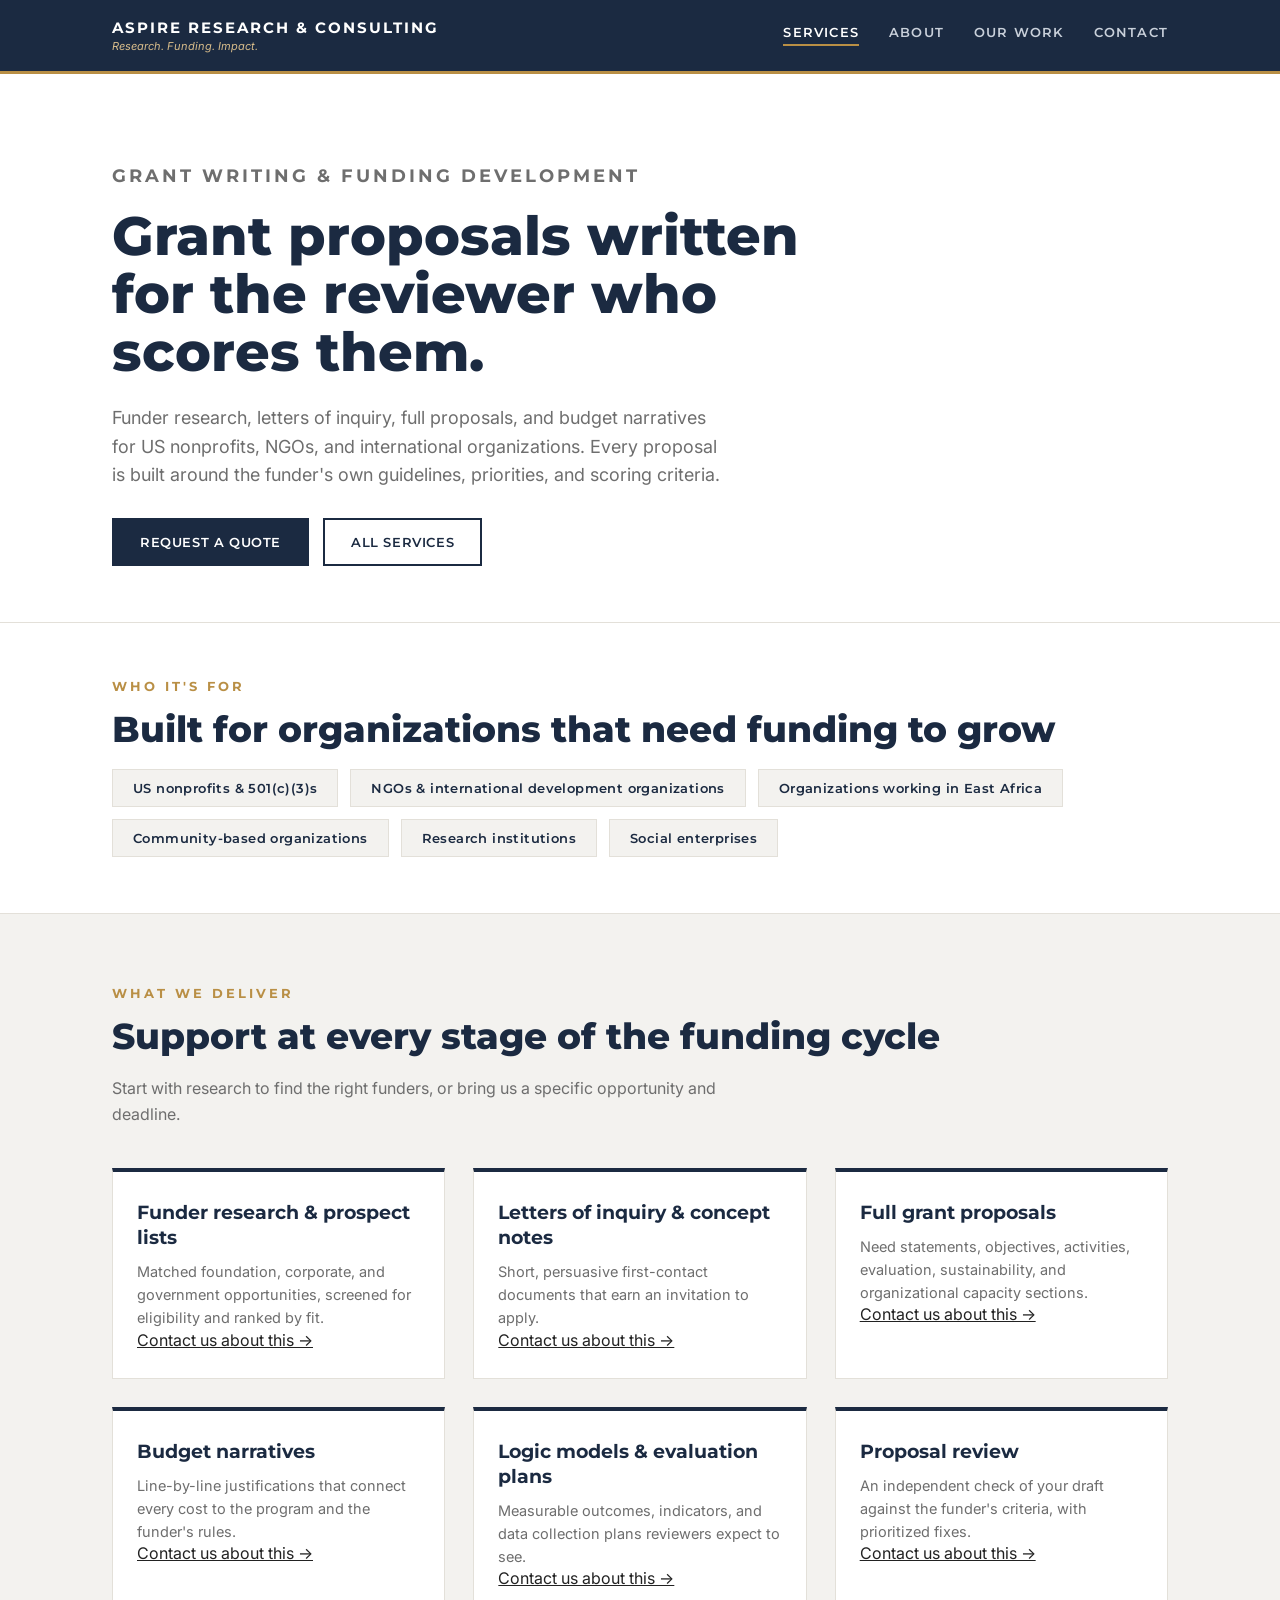
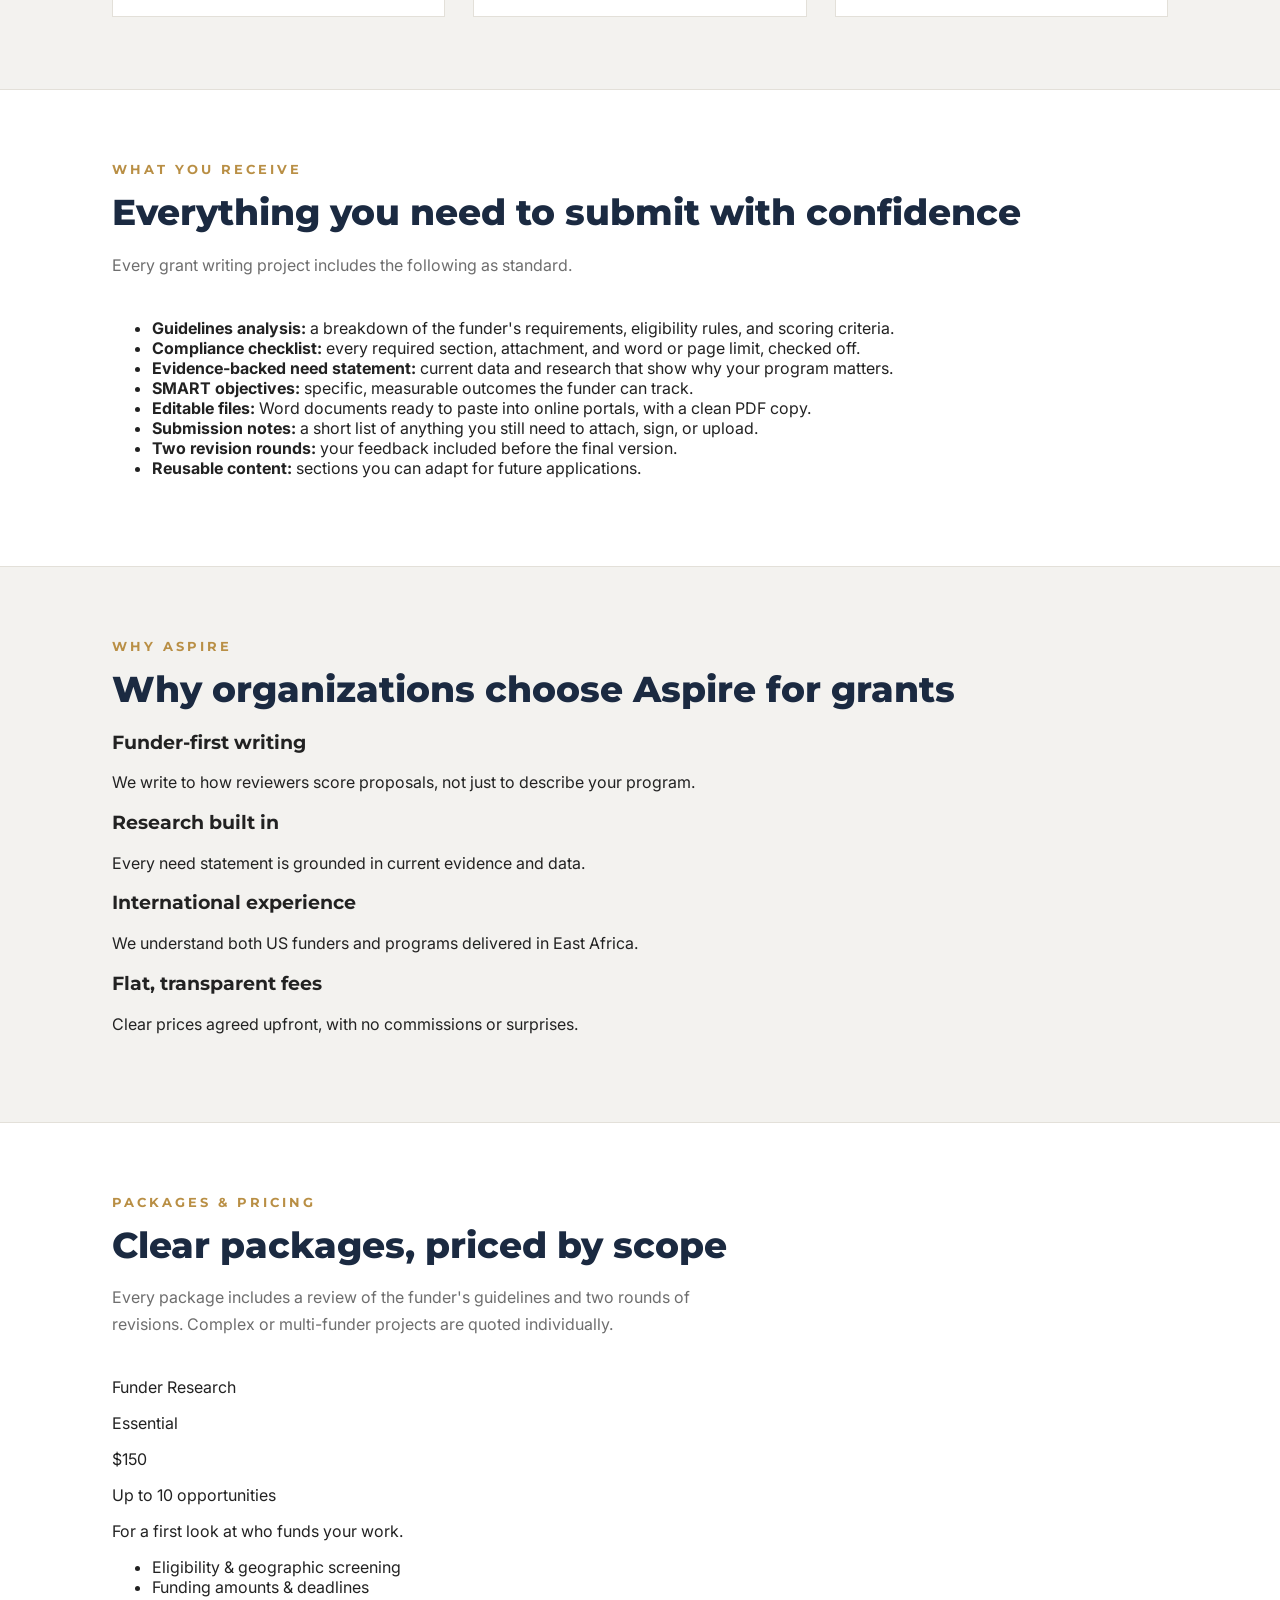
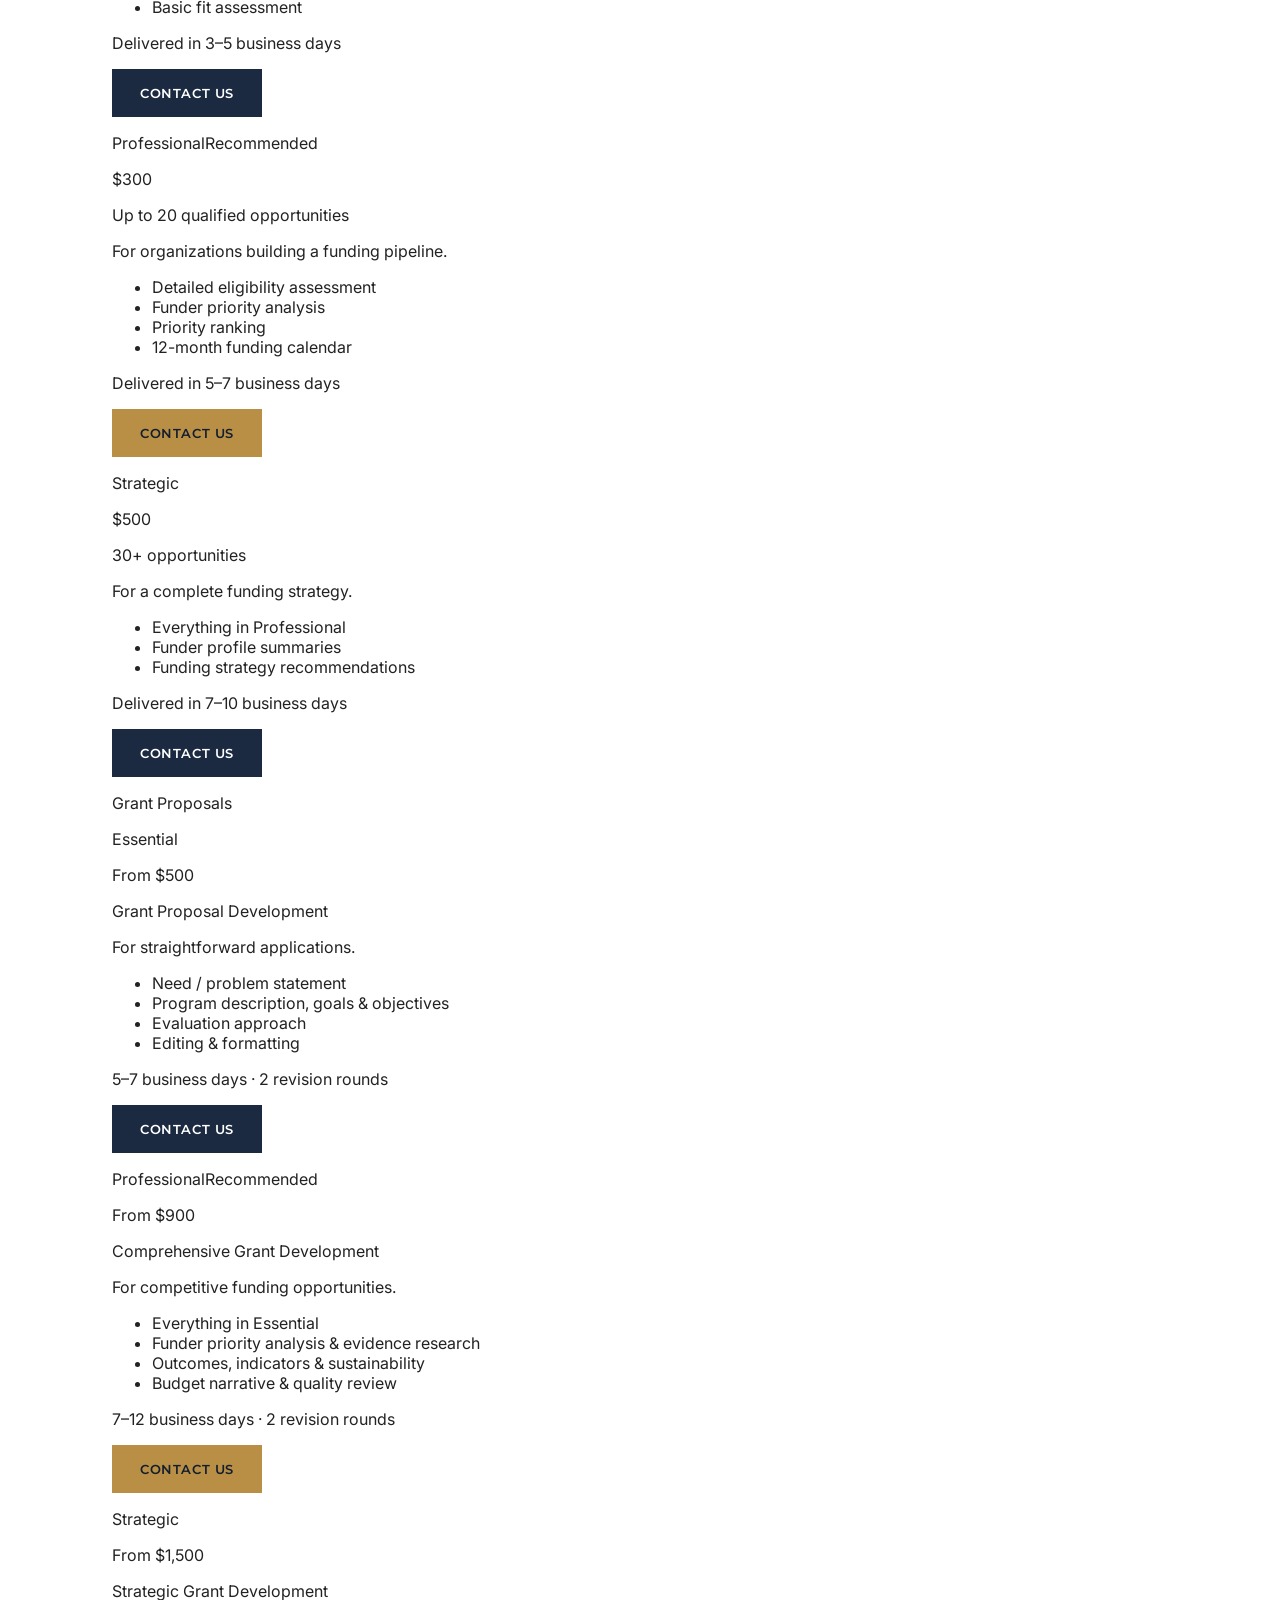
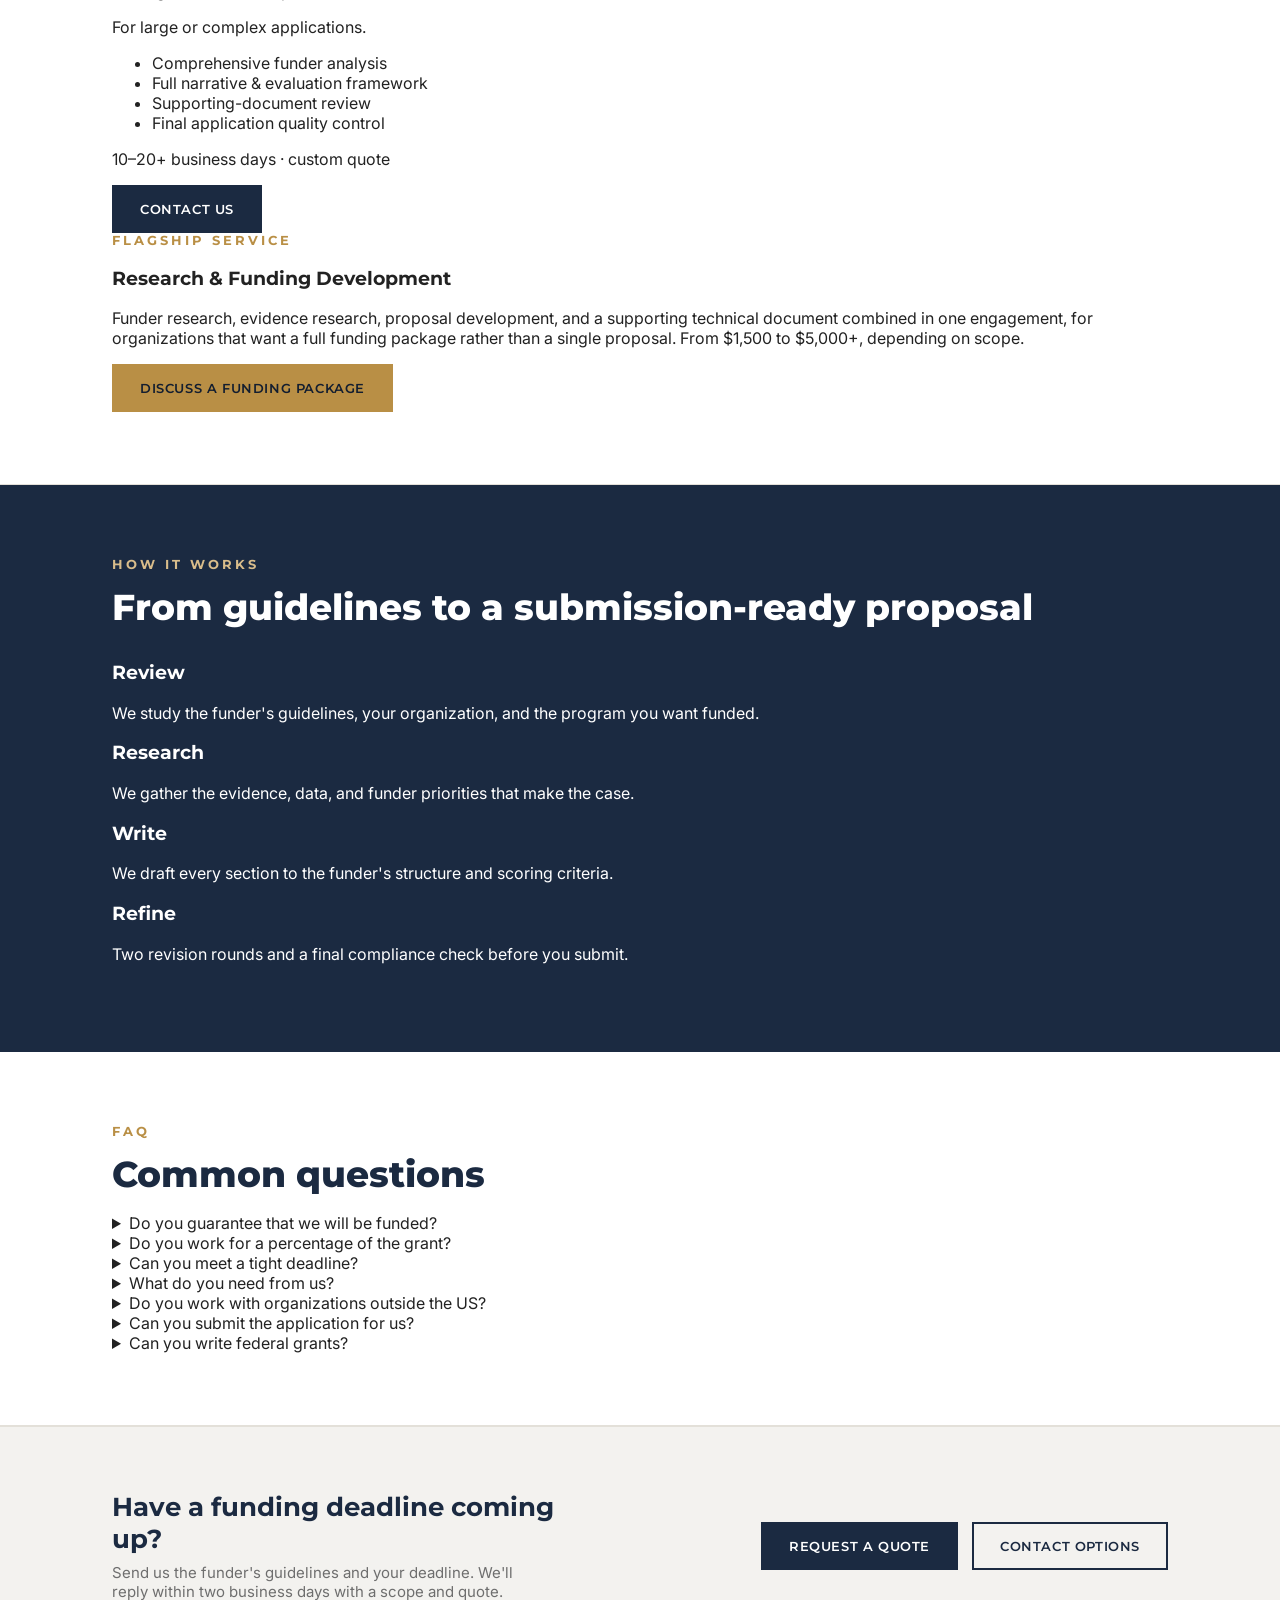
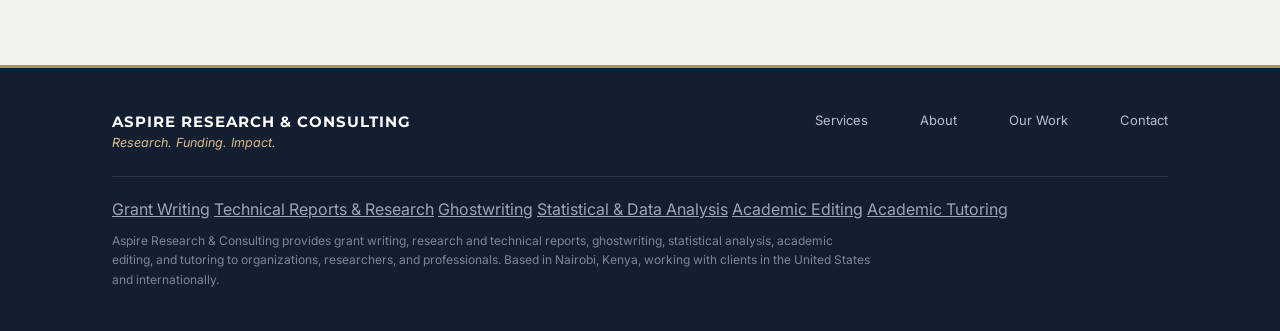
<file: grant-writing.html>
<!DOCTYPE html>
<html lang="en">
<head>
<meta charset="UTF-8">
<meta name="viewport" content="width=device-width, initial-scale=1.0">
<title>Grant Writing &amp; Funder Research — Aspire Research &amp; Consulting</title>
<meta name="description" content="Grant proposal writing, funder research, letters of inquiry, and budget narratives for nonprofits, NGOs, and international organizations.">
<link rel="preconnect" href="https://fonts.googleapis.com">
<link href="https://fonts.googleapis.com/css2?family=Montserrat:wght@500;600;700;800&family=Inter:wght@400;500;600&display=swap" rel="stylesheet">
<link rel="stylesheet" href="assets/css/main.css">
</head>
<body>
<a class="skip-link" href="#main">Skip to content</a>

<header class="site-nav">
  <div class="nav-inner">
    <a class="wordmark" href="index.html">
      ASPIRE RESEARCH &amp; CONSULTING
      <small>Research. Funding. Impact.</small>
    </a>
    <button class="nav-toggle" id="navToggle" aria-label="Toggle navigation" aria-expanded="false" aria-controls="primaryNav">
      <svg viewBox="0 0 24 24" fill="none" stroke="currentColor" stroke-width="2"><line x1="3" y1="6" x2="21" y2="6"/><line x1="3" y1="12" x2="21" y2="12"/><line x1="3" y1="18" x2="21" y2="18"/></svg>
    </button>
    <nav class="links" id="primaryNav">
      <a href="index.html" class="active">Services</a>
      <a href="about.html">About</a>
      <a href="our-work.html">Our Work</a>
      <a href="contact.html">Contact</a>
    </nav>
  </div>
</header>

<main id="main">

  <section class="hero">
    <div class="wrap">
      <p class="eyebrow">Grant Writing &amp; Funding Development</p>
      <h1>Grant proposals written for the reviewer who scores them.</h1>
      <p>Funder research, letters of inquiry, full proposals, and budget narratives for US nonprofits, NGOs, and international organizations. Every proposal is built around the funder&#x27;s own guidelines, priorities, and scoring criteria.</p>
      <div class="hero-actions">
        <a class="btn btn-primary" href="mailto:contact@aspireresearchconsulting.com?subject=Quote%20request%3A%20Grant%20Writing&body=Hello%20Aspire%20team%2C%0A%0AI%27m%20interested%20in%3A%20Grant%20Writing%0A%0AName%20/%20organization%3A%0ACountry%20%26%20time%20zone%3A%0AProject%20details%20%28topic%2C%20length%2C%20software%20or%20funder%2C%20etc.%29%3A%0ADeadline%3A%0ABudget%20%28optional%29%3A%0A%0AThank%20you%2C%0A">Request a Quote</a>
        <a class="btn btn-outline" href="index.html">All Services</a>
      </div>
    </div>
  </section>

  <section class="section-tight bordered">
    <div class="wrap">
      <p class="section-label">Who It&#x27;s For</p>
      <h2 class="section-title">Built for organizations that need funding to grow</h2>
      <div class="pills">
        <span class="pill">US nonprofits &amp; 501(c)(3)s</span>
        <span class="pill">NGOs &amp; international development organizations</span>
        <span class="pill">Organizations working in East Africa</span>
        <span class="pill">Community-based organizations</span>
        <span class="pill">Research institutions</span>
        <span class="pill">Social enterprises</span>
      </div>
    </div>
  </section>

  <section class="bordered on-cream">
    <div class="wrap">
      <p class="section-label">What We Deliver</p>
      <h2 class="section-title">Support at every stage of the funding cycle</h2>
      <p class="section-intro">Start with research to find the right funders, or bring us a specific opportunity and deadline.</p>
      <div class="grid-3">
        <div class="panel">
          <h3>Funder research &amp; prospect lists</h3>
          <p>Matched foundation, corporate, and government opportunities, screened for eligibility and ranked by fit.</p>
          <a class="panel-link" href="mailto:contact@aspireresearchconsulting.com?subject=Inquiry%3A%20Grant%20Writing%20-%20Funder%20research%20%26%20prospect%20lists&body=Hello%20Aspire%20team%2C%0A%0AI%27m%20interested%20in%3A%20Grant%20Writing%20-%20Funder%20research%20%26%20prospect%20lists%0A%0AName%20/%20organization%3A%0ACountry%20%26%20time%20zone%3A%0AProject%20details%20%28topic%2C%20length%2C%20software%20or%20funder%2C%20etc.%29%3A%0ADeadline%3A%0ABudget%20%28optional%29%3A%0A%0AThank%20you%2C%0A">Contact us about this &rarr;</a>
        </div>
        <div class="panel">
          <h3>Letters of inquiry &amp; concept notes</h3>
          <p>Short, persuasive first-contact documents that earn an invitation to apply.</p>
          <a class="panel-link" href="mailto:contact@aspireresearchconsulting.com?subject=Inquiry%3A%20Grant%20Writing%20-%20Letters%20of%20inquiry%20%26%20concept%20notes&body=Hello%20Aspire%20team%2C%0A%0AI%27m%20interested%20in%3A%20Grant%20Writing%20-%20Letters%20of%20inquiry%20%26%20concept%20notes%0A%0AName%20/%20organization%3A%0ACountry%20%26%20time%20zone%3A%0AProject%20details%20%28topic%2C%20length%2C%20software%20or%20funder%2C%20etc.%29%3A%0ADeadline%3A%0ABudget%20%28optional%29%3A%0A%0AThank%20you%2C%0A">Contact us about this &rarr;</a>
        </div>
        <div class="panel">
          <h3>Full grant proposals</h3>
          <p>Need statements, objectives, activities, evaluation, sustainability, and organizational capacity sections.</p>
          <a class="panel-link" href="mailto:contact@aspireresearchconsulting.com?subject=Inquiry%3A%20Grant%20Writing%20-%20Full%20grant%20proposals&body=Hello%20Aspire%20team%2C%0A%0AI%27m%20interested%20in%3A%20Grant%20Writing%20-%20Full%20grant%20proposals%0A%0AName%20/%20organization%3A%0ACountry%20%26%20time%20zone%3A%0AProject%20details%20%28topic%2C%20length%2C%20software%20or%20funder%2C%20etc.%29%3A%0ADeadline%3A%0ABudget%20%28optional%29%3A%0A%0AThank%20you%2C%0A">Contact us about this &rarr;</a>
        </div>
        <div class="panel">
          <h3>Budget narratives</h3>
          <p>Line-by-line justifications that connect every cost to the program and the funder&#x27;s rules.</p>
          <a class="panel-link" href="mailto:contact@aspireresearchconsulting.com?subject=Inquiry%3A%20Grant%20Writing%20-%20Budget%20narratives&body=Hello%20Aspire%20team%2C%0A%0AI%27m%20interested%20in%3A%20Grant%20Writing%20-%20Budget%20narratives%0A%0AName%20/%20organization%3A%0ACountry%20%26%20time%20zone%3A%0AProject%20details%20%28topic%2C%20length%2C%20software%20or%20funder%2C%20etc.%29%3A%0ADeadline%3A%0ABudget%20%28optional%29%3A%0A%0AThank%20you%2C%0A">Contact us about this &rarr;</a>
        </div>
        <div class="panel">
          <h3>Logic models &amp; evaluation plans</h3>
          <p>Measurable outcomes, indicators, and data collection plans reviewers expect to see.</p>
          <a class="panel-link" href="mailto:contact@aspireresearchconsulting.com?subject=Inquiry%3A%20Grant%20Writing%20-%20Logic%20models%20%26%20evaluation%20plans&body=Hello%20Aspire%20team%2C%0A%0AI%27m%20interested%20in%3A%20Grant%20Writing%20-%20Logic%20models%20%26%20evaluation%20plans%0A%0AName%20/%20organization%3A%0ACountry%20%26%20time%20zone%3A%0AProject%20details%20%28topic%2C%20length%2C%20software%20or%20funder%2C%20etc.%29%3A%0ADeadline%3A%0ABudget%20%28optional%29%3A%0A%0AThank%20you%2C%0A">Contact us about this &rarr;</a>
        </div>
        <div class="panel">
          <h3>Proposal review</h3>
          <p>An independent check of your draft against the funder&#x27;s criteria, with prioritized fixes.</p>
          <a class="panel-link" href="mailto:contact@aspireresearchconsulting.com?subject=Inquiry%3A%20Grant%20Writing%20-%20Proposal%20review&body=Hello%20Aspire%20team%2C%0A%0AI%27m%20interested%20in%3A%20Grant%20Writing%20-%20Proposal%20review%0A%0AName%20/%20organization%3A%0ACountry%20%26%20time%20zone%3A%0AProject%20details%20%28topic%2C%20length%2C%20software%20or%20funder%2C%20etc.%29%3A%0ADeadline%3A%0ABudget%20%28optional%29%3A%0A%0AThank%20you%2C%0A">Contact us about this &rarr;</a>
        </div>
      </div>
    </div>
  </section>

  <section class="bordered">
    <div class="wrap">
      <p class="section-label">What You Receive</p>
      <h2 class="section-title">Everything you need to submit with confidence</h2>
      <p class="section-intro">Every grant writing project includes the following as standard.</p>
      <ul class="checklist">
        <li><strong>Guidelines analysis:</strong> a breakdown of the funder&#x27;s requirements, eligibility rules, and scoring criteria.</li>
        <li><strong>Compliance checklist:</strong> every required section, attachment, and word or page limit, checked off.</li>
        <li><strong>Evidence-backed need statement:</strong> current data and research that show why your program matters.</li>
        <li><strong>SMART objectives:</strong> specific, measurable outcomes the funder can track.</li>
        <li><strong>Editable files:</strong> Word documents ready to paste into online portals, with a clean PDF copy.</li>
        <li><strong>Submission notes:</strong> a short list of anything you still need to attach, sign, or upload.</li>
        <li><strong>Two revision rounds:</strong> your feedback included before the final version.</li>
        <li><strong>Reusable content:</strong> sections you can adapt for future applications.</li>
      </ul>
    </div>
  </section>

  <section class="bordered on-cream">
    <div class="wrap">
      <p class="section-label">Why Aspire</p>
      <h2 class="section-title">Why organizations choose Aspire for grants</h2>
      <div class="why-list" style="margin-top:20px;">
        <div>
          <h3>Funder-first writing</h3>
          <p>We write to how reviewers score proposals, not just to describe your program.</p>
        </div>
        <div>
          <h3>Research built in</h3>
          <p>Every need statement is grounded in current evidence and data.</p>
        </div>
        <div>
          <h3>International experience</h3>
          <p>We understand both US funders and programs delivered in East Africa.</p>
        </div>
        <div>
          <h3>Flat, transparent fees</h3>
          <p>Clear prices agreed upfront, with no commissions or surprises.</p>
        </div>
      </div>
    </div>
  </section>

  <section class="bordered" id="packages">
    <div class="wrap">
      <p class="section-label">Packages &amp; Pricing</p>
      <h2 class="section-title">Clear packages, priced by scope</h2>
      <p class="section-intro">Every package includes a review of the funder&#x27;s guidelines and two rounds of revisions. Complex or multi-funder projects are quoted individually.</p>
      <p class="row-label">Funder Research</p>
      <div class="tier-row">
        <div class="tier">
          <p class="tier-name">Essential</p>
          <p class="tier-price">$150</p>
          <p class="tier-title">Up to 10 opportunities</p>
          <p class="tier-for">For a first look at who funds your work.</p>
          <ul>
            <li>Eligibility &amp; geographic screening</li>
            <li>Funding amounts &amp; deadlines</li>
            <li>Basic fit assessment</li>
          </ul>
          <p class="tier-meta">Delivered in 3–5 business days</p>
          <div class="tier-actions"><a class="btn btn-primary btn-sm" href="mailto:contact@aspireresearchconsulting.com?subject=Inquiry%3A%20Grant%20Writing%20-%20Essential%20package%20%28Up%20to%2010%20opportunities%29&body=Hello%20Aspire%20team%2C%0A%0AI%27m%20interested%20in%3A%20Grant%20Writing%20-%20Essential%20package%20%28Up%20to%2010%20opportunities%29%0A%0AName%20/%20organization%3A%0ACountry%20%26%20time%20zone%3A%0AProject%20details%20%28topic%2C%20length%2C%20software%20or%20funder%2C%20etc.%29%3A%0ADeadline%3A%0ABudget%20%28optional%29%3A%0A%0AThank%20you%2C%0A">Contact Us</a></div>
        </div>
        <div class="tier recommended">
          <p class="tier-name">Professional<span class="badge">Recommended</span></p>
          <p class="tier-price">$300</p>
          <p class="tier-title">Up to 20 qualified opportunities</p>
          <p class="tier-for">For organizations building a funding pipeline.</p>
          <ul>
            <li>Detailed eligibility assessment</li>
            <li>Funder priority analysis</li>
            <li>Priority ranking</li>
            <li>12-month funding calendar</li>
          </ul>
          <p class="tier-meta">Delivered in 5–7 business days</p>
          <div class="tier-actions"><a class="btn btn-gold btn-sm" href="mailto:contact@aspireresearchconsulting.com?subject=Inquiry%3A%20Grant%20Writing%20-%20Professional%20package%20%28Up%20to%2020%20qualified%20opportunities%29&body=Hello%20Aspire%20team%2C%0A%0AI%27m%20interested%20in%3A%20Grant%20Writing%20-%20Professional%20package%20%28Up%20to%2020%20qualified%20opportunities%29%0A%0AName%20/%20organization%3A%0ACountry%20%26%20time%20zone%3A%0AProject%20details%20%28topic%2C%20length%2C%20software%20or%20funder%2C%20etc.%29%3A%0ADeadline%3A%0ABudget%20%28optional%29%3A%0A%0AThank%20you%2C%0A">Contact Us</a></div>
        </div>
        <div class="tier">
          <p class="tier-name">Strategic</p>
          <p class="tier-price">$500</p>
          <p class="tier-title">30+ opportunities</p>
          <p class="tier-for">For a complete funding strategy.</p>
          <ul>
            <li>Everything in Professional</li>
            <li>Funder profile summaries</li>
            <li>Funding strategy recommendations</li>
          </ul>
          <p class="tier-meta">Delivered in 7–10 business days</p>
          <div class="tier-actions"><a class="btn btn-primary btn-sm" href="mailto:contact@aspireresearchconsulting.com?subject=Inquiry%3A%20Grant%20Writing%20-%20Strategic%20package%20%2830%2B%20opportunities%29&body=Hello%20Aspire%20team%2C%0A%0AI%27m%20interested%20in%3A%20Grant%20Writing%20-%20Strategic%20package%20%2830%2B%20opportunities%29%0A%0AName%20/%20organization%3A%0ACountry%20%26%20time%20zone%3A%0AProject%20details%20%28topic%2C%20length%2C%20software%20or%20funder%2C%20etc.%29%3A%0ADeadline%3A%0ABudget%20%28optional%29%3A%0A%0AThank%20you%2C%0A">Contact Us</a></div>
        </div>
      </div>
      <p class="row-label">Grant Proposals</p>
      <div class="tier-row">
        <div class="tier">
          <p class="tier-name">Essential</p>
          <p class="tier-price">From $500</p>
          <p class="tier-title">Grant Proposal Development</p>
          <p class="tier-for">For straightforward applications.</p>
          <ul>
            <li>Need / problem statement</li>
            <li>Program description, goals &amp; objectives</li>
            <li>Evaluation approach</li>
            <li>Editing &amp; formatting</li>
          </ul>
          <p class="tier-meta">5–7 business days · 2 revision rounds</p>
          <div class="tier-actions"><a class="btn btn-primary btn-sm" href="mailto:contact@aspireresearchconsulting.com?subject=Inquiry%3A%20Grant%20Writing%20-%20Essential%20package%20%28Grant%20Proposal%20Development%29&body=Hello%20Aspire%20team%2C%0A%0AI%27m%20interested%20in%3A%20Grant%20Writing%20-%20Essential%20package%20%28Grant%20Proposal%20Development%29%0A%0AName%20/%20organization%3A%0ACountry%20%26%20time%20zone%3A%0AProject%20details%20%28topic%2C%20length%2C%20software%20or%20funder%2C%20etc.%29%3A%0ADeadline%3A%0ABudget%20%28optional%29%3A%0A%0AThank%20you%2C%0A">Contact Us</a></div>
        </div>
        <div class="tier recommended">
          <p class="tier-name">Professional<span class="badge">Recommended</span></p>
          <p class="tier-price">From $900</p>
          <p class="tier-title">Comprehensive Grant Development</p>
          <p class="tier-for">For competitive funding opportunities.</p>
          <ul>
            <li>Everything in Essential</li>
            <li>Funder priority analysis &amp; evidence research</li>
            <li>Outcomes, indicators &amp; sustainability</li>
            <li>Budget narrative &amp; quality review</li>
          </ul>
          <p class="tier-meta">7–12 business days · 2 revision rounds</p>
          <div class="tier-actions"><a class="btn btn-gold btn-sm" href="mailto:contact@aspireresearchconsulting.com?subject=Inquiry%3A%20Grant%20Writing%20-%20Professional%20package%20%28Comprehensive%20Grant%20Development%29&body=Hello%20Aspire%20team%2C%0A%0AI%27m%20interested%20in%3A%20Grant%20Writing%20-%20Professional%20package%20%28Comprehensive%20Grant%20Development%29%0A%0AName%20/%20organization%3A%0ACountry%20%26%20time%20zone%3A%0AProject%20details%20%28topic%2C%20length%2C%20software%20or%20funder%2C%20etc.%29%3A%0ADeadline%3A%0ABudget%20%28optional%29%3A%0A%0AThank%20you%2C%0A">Contact Us</a></div>
        </div>
        <div class="tier">
          <p class="tier-name">Strategic</p>
          <p class="tier-price">From $1,500</p>
          <p class="tier-title">Strategic Grant Development</p>
          <p class="tier-for">For large or complex applications.</p>
          <ul>
            <li>Comprehensive funder analysis</li>
            <li>Full narrative &amp; evaluation framework</li>
            <li>Supporting-document review</li>
            <li>Final application quality control</li>
          </ul>
          <p class="tier-meta">10–20+ business days · custom quote</p>
          <div class="tier-actions"><a class="btn btn-primary btn-sm" href="mailto:contact@aspireresearchconsulting.com?subject=Inquiry%3A%20Grant%20Writing%20-%20Strategic%20package%20%28Strategic%20Grant%20Development%29&body=Hello%20Aspire%20team%2C%0A%0AI%27m%20interested%20in%3A%20Grant%20Writing%20-%20Strategic%20package%20%28Strategic%20Grant%20Development%29%0A%0AName%20/%20organization%3A%0ACountry%20%26%20time%20zone%3A%0AProject%20details%20%28topic%2C%20length%2C%20software%20or%20funder%2C%20etc.%29%3A%0ADeadline%3A%0ABudget%20%28optional%29%3A%0A%0AThank%20you%2C%0A">Contact Us</a></div>
        </div>
      </div>
      <div class="flagship-band">
        <p class="section-label">Flagship Service</p>
        <h3>Research &amp; Funding Development</h3>
        <p>Funder research, evidence research, proposal development, and a supporting technical document combined in one engagement, for organizations that want a full funding package rather than a single proposal. From $1,500 to $5,000+, depending on scope.</p>
        <a class="btn btn-gold" href="mailto:contact@aspireresearchconsulting.com?subject=Quote%20request%3A%20Research%20%26%20Funding%20Development">Discuss a Funding Package</a>
      </div>
    </div>
  </section>

  <section class="on-navy">
    <div class="wrap">
      <p class="section-label">How It Works</p>
      <h2 class="section-title">From guidelines to a submission-ready proposal</h2>
      <div class="steps" style="margin-top:32px;">
        <div class="step">
          <h3>Review</h3>
          <p>We study the funder&#x27;s guidelines, your organization, and the program you want funded.</p>
        </div>
        <div class="step">
          <h3>Research</h3>
          <p>We gather the evidence, data, and funder priorities that make the case.</p>
        </div>
        <div class="step">
          <h3>Write</h3>
          <p>We draft every section to the funder&#x27;s structure and scoring criteria.</p>
        </div>
        <div class="step">
          <h3>Refine</h3>
          <p>Two revision rounds and a final compliance check before you submit.</p>
        </div>
      </div>
    </div>
  </section>

  <section class="bordered">
    <div class="wrap">
      <p class="section-label">FAQ</p>
      <h2 class="section-title">Common questions</h2>
      <div class="faq">
        <details>
          <summary>Do you guarantee that we will be funded?</summary>
          <p>No. Funding decisions belong to the funder, and no honest grant writer can guarantee an award. We guarantee a proposal that is complete, compliant with the guidelines, and as competitive as your program allows.</p>
        </details>
        <details>
          <summary>Do you work for a percentage of the grant?</summary>
          <p>No. We charge flat, agreed fees. Commission-based grant writing is considered unethical by professional grant-writing associations, and most funders do not allow grant funds to pay for it.</p>
        </details>
        <details>
          <summary>Can you meet a tight deadline?</summary>
          <p>Often, yes. Rush delivery is available for an additional 25–50%, depending on the timeline. Contact us as early as possible with the deadline and guidelines.</p>
        </details>
        <details>
          <summary>What do you need from us?</summary>
          <p>Your mission, program details, budget, any past reports or proposals, and the funder&#x27;s guidelines. Our intake form collects everything in one place.</p>
        </details>
        <details>
          <summary>Do you work with organizations outside the US?</summary>
          <p>Yes. We work with US-registered nonprofits and with NGOs internationally, including organizations running programs in Kenya and East Africa.</p>
        </details>
        <details>
          <summary>Can you submit the application for us?</summary>
          <p>Applications must be submitted by your organization through your own funder account. We prepare everything to be ready to upload and can guide you through the portal on a call.</p>
        </details>
        <details>
          <summary>Can you write federal grants?</summary>
          <p>Yes. We prepare narratives for federal and state applications. These are larger projects with strict formats, so they are quoted under the Strategic package.</p>
        </details>
      </div>
    </div>
  </section>

  <section class="cta">
    <div class="wrap cta-inner">
      <div>
        <h2>Have a funding deadline coming up?</h2>
        <p>Send us the funder&#x27;s guidelines and your deadline. We&#x27;ll reply within two business days with a scope and quote.</p>
      </div>
      <div class="cta-actions">
        <a class="btn btn-primary" href="mailto:contact@aspireresearchconsulting.com?subject=Quote%20request%3A%20Grant%20Writing&body=Hello%20Aspire%20team%2C%0A%0AI%27m%20interested%20in%3A%20Grant%20Writing%0A%0AName%20/%20organization%3A%0ACountry%20%26%20time%20zone%3A%0AProject%20details%20%28topic%2C%20length%2C%20software%20or%20funder%2C%20etc.%29%3A%0ADeadline%3A%0ABudget%20%28optional%29%3A%0A%0AThank%20you%2C%0A">Request a Quote</a>
        <a class="btn btn-outline" href="contact.html">Contact Options</a>
      </div>
    </div>
  </section>

</main>

<footer>
  <div class="wrap">
    <div class="footer-top">
      <div>
        <div class="footer-brand">ASPIRE RESEARCH &amp; CONSULTING</div>
        <div class="footer-tag">Research. Funding. Impact.</div>
      </div>
      <nav class="footer-links">
        <a href="index.html">Services</a>
        <a href="about.html">About</a>
        <a href="our-work.html">Our Work</a>
        <a href="contact.html">Contact</a>
      </nav>
    </div>
    <nav class="footer-services" aria-label="Services">
      <a href="grant-writing.html">Grant Writing</a>
      <a href="technical-reports.html">Technical Reports &amp; Research</a>
      <a href="ghostwriting.html">Ghostwriting</a>
      <a href="data-analysis.html">Statistical &amp; Data Analysis</a>
      <a href="academic-editing.html">Academic Editing</a>
      <a href="tutoring.html">Academic Tutoring</a>
    </nav>
    <p class="footer-note">Aspire Research &amp; Consulting provides grant writing, research and technical reports, ghostwriting, statistical analysis, academic editing, and tutoring to organizations, researchers, and professionals. Based in Nairobi, Kenya, working with clients in the United States and internationally.</p>
  </div>
</footer>

<script>
  const toggle = document.getElementById('navToggle');
  const nav = document.getElementById('primaryNav');
  toggle.addEventListener('click', () => {
    const open = nav.classList.toggle('open');
    toggle.setAttribute('aria-expanded', open ? 'true' : 'false');
  });
  nav.querySelectorAll('a').forEach(a => a.addEventListener('click', () => {
    nav.classList.remove('open');
    toggle.setAttribute('aria-expanded', 'false');
  }));
</script>

</body>
</html>
</file>
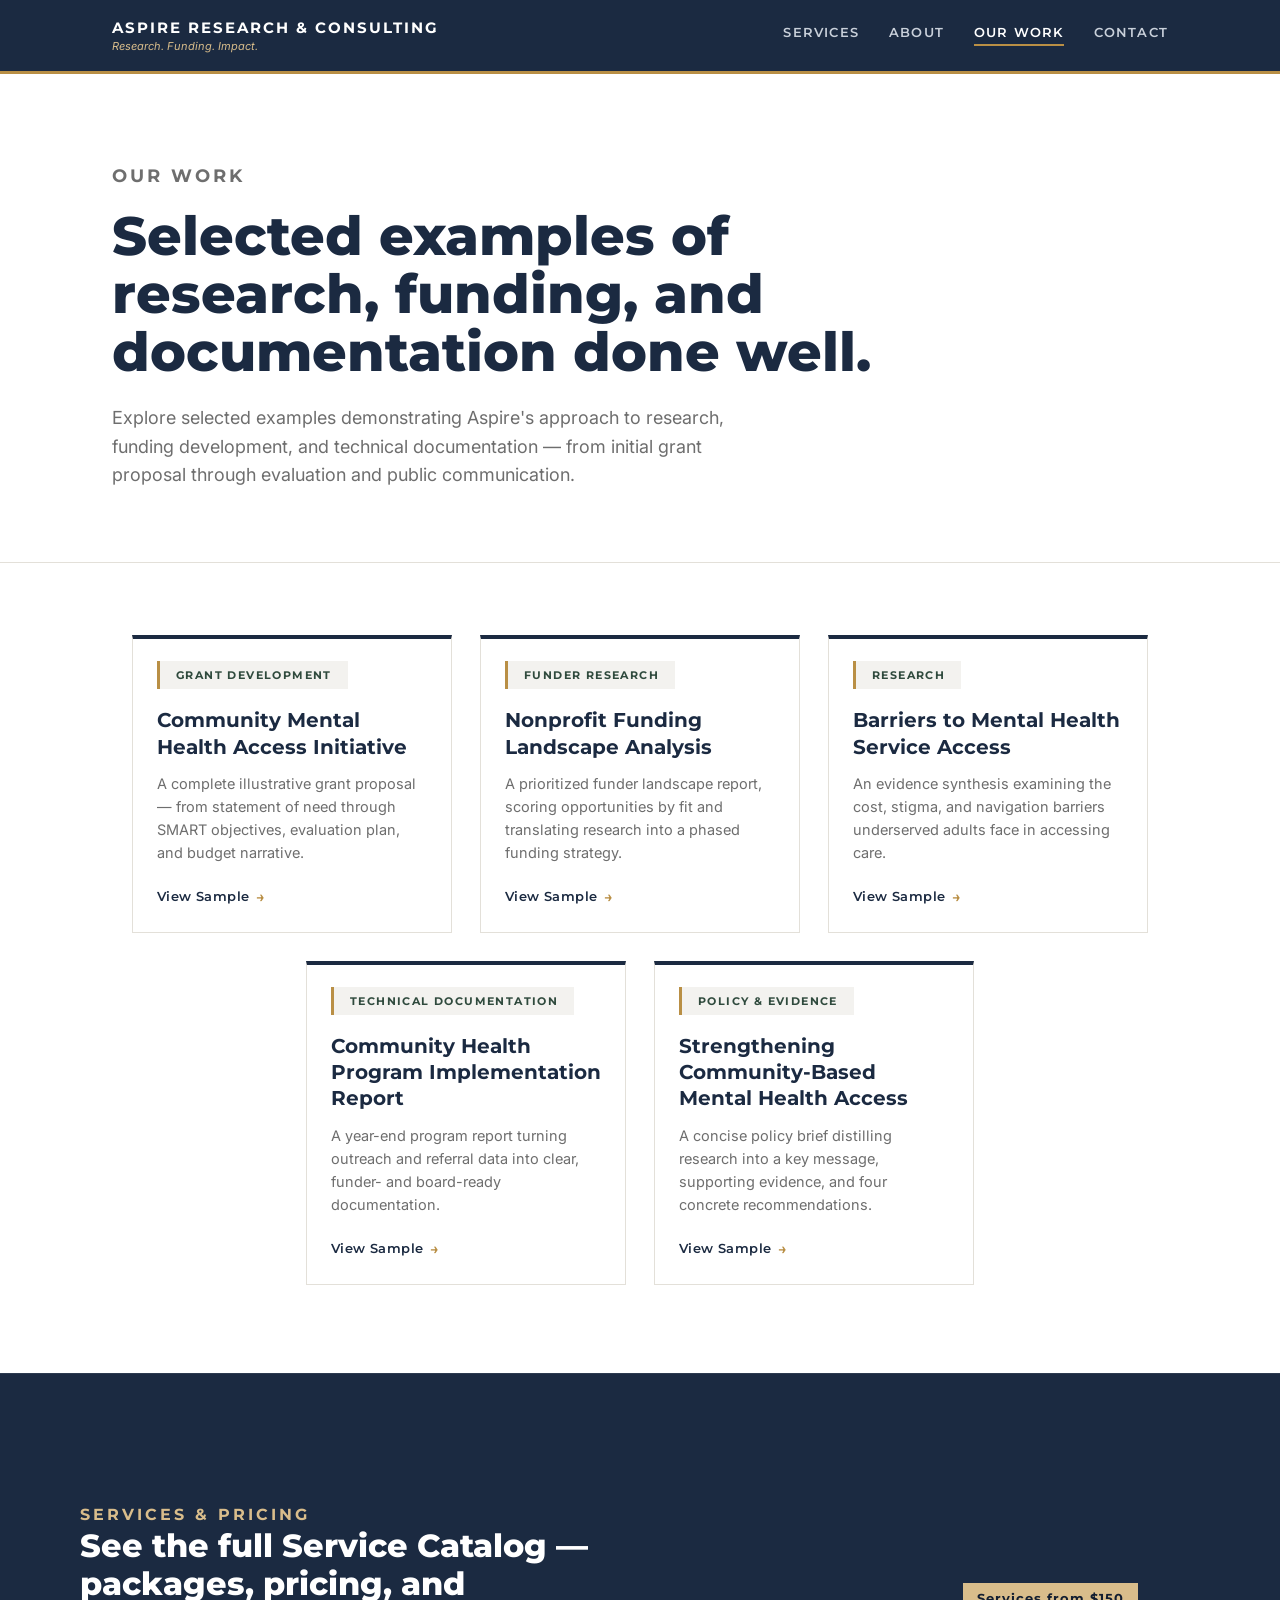
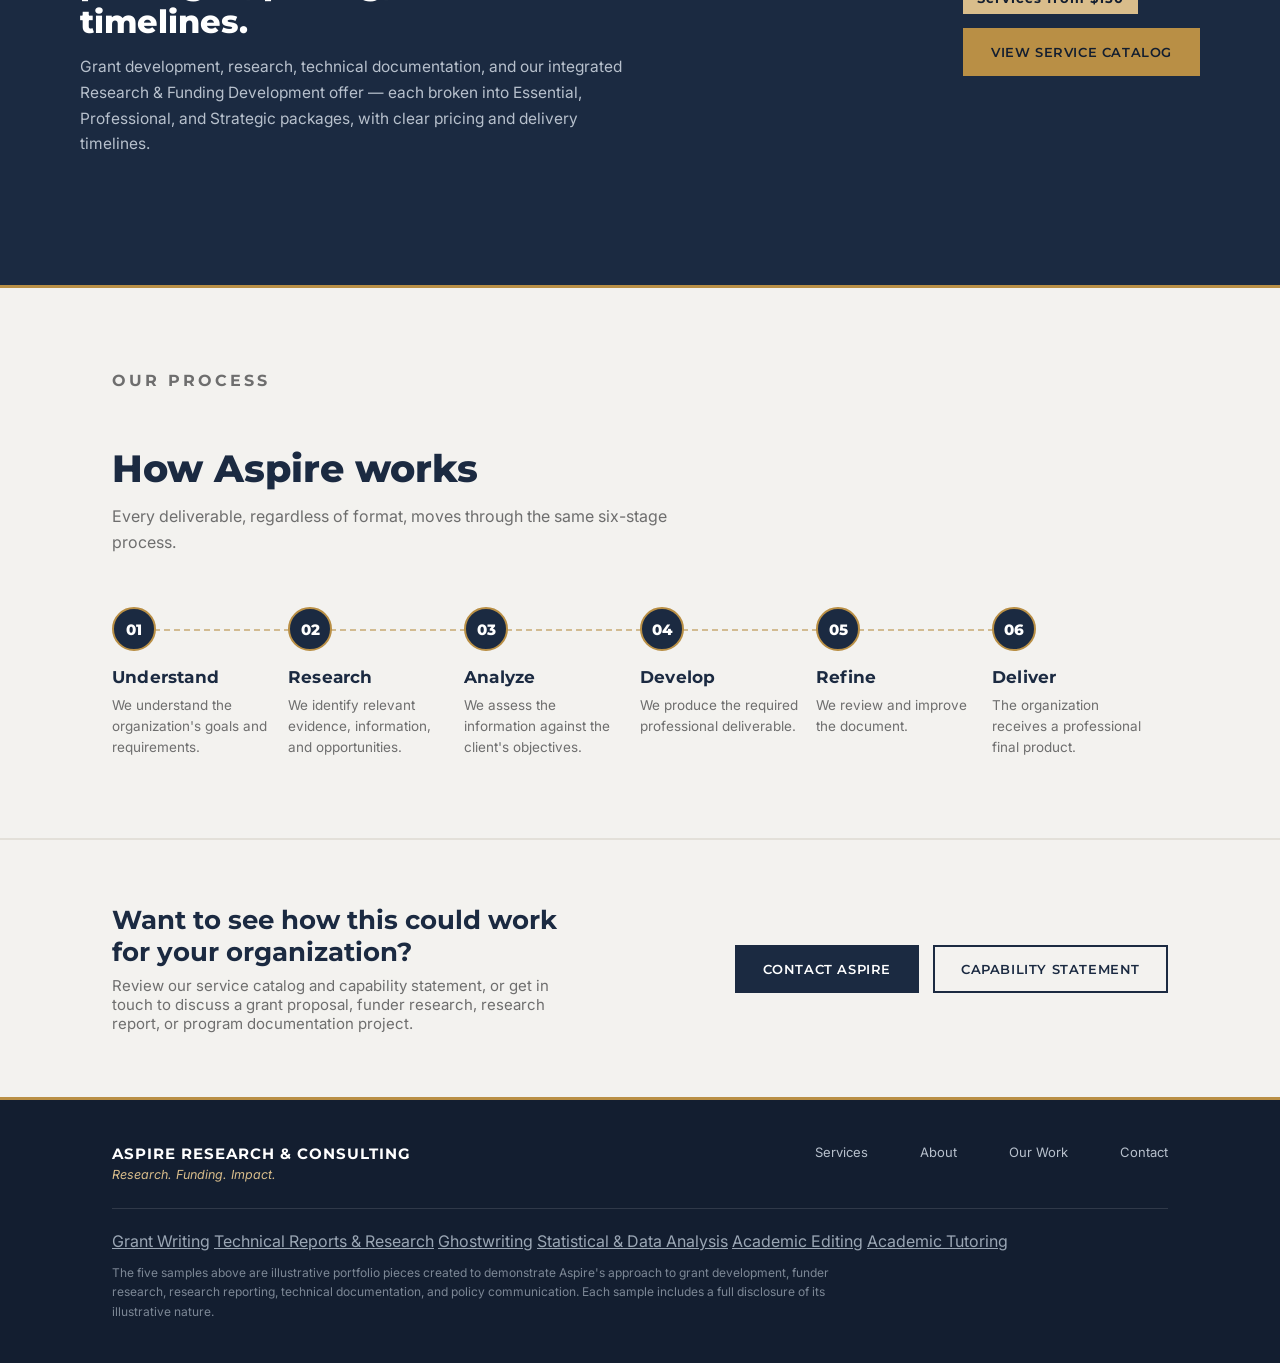
<file: our-work.html>
<!DOCTYPE html>
<html lang="en">
<head>
<meta charset="UTF-8">
<meta name="viewport" content="width=device-width, initial-scale=1.0">
<title>Our Work — Aspire Research &amp; Consulting</title>
<meta name="description" content="Selected examples of Aspire's approach to research, funding development, and technical documentation.">
<link rel="preconnect" href="https://fonts.googleapis.com">
<link href="https://fonts.googleapis.com/css2?family=Montserrat:wght@500;600;700;800&family=Inter:wght@400;500;600&display=swap" rel="stylesheet">
<link rel="stylesheet" href="assets/css/main.css">
<style>
  /* ---------- Portfolio grid ---------- */
  .work-section{ padding:64px 0 88px; }
  .cards{ display:flex; flex-wrap:wrap; justify-content:center; gap:28px; margin-top:8px; }
  .card{
    background:var(--white); border:1px solid var(--hairline); border-top:4px solid var(--navy);
    width:320px; max-width:100%; padding:0 0 26px;
    display:flex; flex-direction:column;
    transition:transform .18s ease, box-shadow .18s ease, border-top-color .18s ease;
    text-decoration:none;
  }
  .card:hover{ transform:translateY(-4px); box-shadow:0 14px 30px -14px rgba(27,42,65,.35); border-top-color:var(--gold); }
  .card-tab{
    display:inline-block; background:var(--cream); color:var(--green);
    font-family:'Montserrat'; font-weight:700; font-size:11px; letter-spacing:1.4px; text-transform:uppercase;
    padding:7px 16px; margin:22px 24px 18px; border-left:3px solid var(--gold); align-self:flex-start;
  }
  .card h3{ font-size:20px; line-height:1.32; color:var(--navy); margin:0 24px 12px; font-weight:700; }
  .card p{ font-size:14.5px; line-height:1.6; color:var(--mid); margin:0 24px 22px; flex:1; }
  .card .view-link{
    margin:0 24px; font-family:'Montserrat'; font-weight:600; font-size:13px; letter-spacing:.4px;
    color:var(--navy); text-decoration:none; display:inline-flex; align-items:center; gap:7px;
  }
  .card .view-link .arrow{ transition:transform .18s ease; color:var(--gold); font-size:15px; }
  .card:hover .view-link .arrow{ transform:translateX(4px); }

  /* ---------- Service Catalog callout ---------- */
  .catalog-band{ background:var(--navy); border-top:1px solid rgba(255,255,255,.08); border-bottom:3px solid var(--gold); }
  .catalog-inner{ display:flex; align-items:center; justify-content:space-between; gap:40px; flex-wrap:wrap; padding:56px 0; }
  .catalog-copy{ max-width:560px; }
  .catalog-copy .eyebrow{ color:var(--gold-light); }
  .catalog-copy h2{ color:var(--white); font-size:clamp(24px,3.4vw,32px); margin:0 0 14px; font-weight:800; line-height:1.18; }
  .catalog-copy p{ color:#B7C0CC; font-size:15.5px; line-height:1.65; margin:0; }
  .catalog-actions{ display:flex; flex-direction:column; gap:14px; min-width:230px; }
  .catalog-price-tag{
    font-family:'Montserrat'; font-weight:700; font-size:12.5px; letter-spacing:1px; color:var(--navy-deep);
    background:var(--gold-light); padding:8px 14px; align-self:flex-start;
  }

  /* ---------- Process ---------- */
  .process{ background:var(--cream); padding:80px 0; border-bottom:1px solid var(--hairline); }
  .process .eyebrow{ color:var(--gold); }
  .process h2{ font-size:clamp(28px,4vw,38px); margin:0 0 12px; font-weight:800; color:var(--navy); }
  .process > .wrap > p{ color:var(--mid); max-width:560px; font-size:16px; line-height:1.6; margin:0 0 52px; }
  .steps{ display:flex; gap:0; position:relative; flex-wrap:wrap; row-gap:44px; }
  .step{ flex:1 1 150px; min-width:140px; position:relative; padding-right:18px; }
  .step:not(:last-child)::after{
    content:""; position:absolute; top:22px; right:-2px; width:calc(100% - 40px);
    border-top:2px dashed rgba(185,143,69,.55); display:none;
  }
  @media (min-width:1000px){ .step:not(:last-child)::after{ display:block; } }
  .step-num{
    font-family:'Montserrat'; font-weight:800; font-size:15px; width:44px; height:44px; border-radius:50%;
    background:var(--navy); color:var(--white); display:flex; align-items:center; justify-content:center;
    margin-bottom:16px; position:relative; z-index:2; border:2px solid var(--gold);
  }
  .step h3{ font-size:16.5px; margin:0 0 8px; font-weight:700; letter-spacing:.2px; color:var(--navy); }
  .step p{ font-size:13.5px; line-height:1.55; color:var(--mid); margin:0; max-width:200px; }

  @media (max-width:600px){ .catalog-inner{ flex-direction:column; align-items:flex-start; padding:44px 0; } }
</style>
</head>
<body>
<a class="skip-link" href="#main">Skip to content</a>

<header class="site-nav">
  <div class="nav-inner">
    <a class="wordmark" href="index.html">
      ASPIRE RESEARCH &amp; CONSULTING
      <small>Research. Funding. Impact.</small>
    </a>
    <button class="nav-toggle" id="navToggle" aria-label="Toggle navigation" aria-expanded="false" aria-controls="primaryNav">
      <svg viewBox="0 0 24 24" fill="none" stroke="currentColor" stroke-width="2"><line x1="3" y1="6" x2="21" y2="6"/><line x1="3" y1="12" x2="21" y2="12"/><line x1="3" y1="18" x2="21" y2="18"/></svg>
    </button>
    <nav class="links" id="primaryNav">
      <a href="index.html">Services</a>
      <a href="about.html">About</a>
      <a href="our-work.html" class="active">Our Work</a>
      <a href="contact.html">Contact</a>
    </nav>
  </div>
</header>

<main id="main">

  <section class="hero">
    <div class="wrap">
      <p class="eyebrow">Our Work</p>
      <h1>Selected examples of research, funding, and documentation done well.</h1>
      <p>Explore selected examples demonstrating Aspire's approach to research, funding development, and technical documentation &mdash; from initial grant proposal through evaluation and public communication.</p>
    </div>
  </section>

  <section class="work-section">
    <div class="wrap">
      <div class="cards">

        <a class="card" href="assets/docs/Aspire_Portfolio_Sample_01_Grant_Proposal.docx">
          <span class="card-tab">Grant Development</span>
          <h3>Community Mental Health Access Initiative</h3>
          <p>A complete illustrative grant proposal &mdash; from statement of need through SMART objectives, evaluation plan, and budget narrative.</p>
          <span class="view-link">View Sample <span class="arrow">&rarr;</span></span>
        </a>

        <a class="card" href="assets/docs/Aspire_Portfolio_Sample_02_Funder_Research_Report.docx">
          <span class="card-tab">Funder Research</span>
          <h3>Nonprofit Funding Landscape Analysis</h3>
          <p>A prioritized funder landscape report, scoring opportunities by fit and translating research into a phased funding strategy.</p>
          <span class="view-link">View Sample <span class="arrow">&rarr;</span></span>
        </a>

        <a class="card" href="assets/docs/Aspire_Portfolio_Sample_03_Research_Report.docx">
          <span class="card-tab">Research</span>
          <h3>Barriers to Mental Health Service Access</h3>
          <p>An evidence synthesis examining the cost, stigma, and navigation barriers underserved adults face in accessing care.</p>
          <span class="view-link">View Sample <span class="arrow">&rarr;</span></span>
        </a>

        <a class="card" href="assets/docs/Aspire_Portfolio_Sample_04_Technical_Report.docx">
          <span class="card-tab">Technical Documentation</span>
          <h3>Community Health Program Implementation Report</h3>
          <p>A year-end program report turning outreach and referral data into clear, funder- and board-ready documentation.</p>
          <span class="view-link">View Sample <span class="arrow">&rarr;</span></span>
        </a>

        <a class="card" href="assets/docs/Aspire_Portfolio_Sample_05_Policy_Evidence_Brief.docx">
          <span class="card-tab">Policy &amp; Evidence</span>
          <h3>Strengthening Community-Based Mental Health Access</h3>
          <p>A concise policy brief distilling research into a key message, supporting evidence, and four concrete recommendations.</p>
          <span class="view-link">View Sample <span class="arrow">&rarr;</span></span>
        </a>

      </div>
    </div>
  </section>

  <section class="catalog-band" id="catalog">
    <div class="wrap catalog-inner">
      <div class="catalog-copy">
        <p class="eyebrow">Services &amp; Pricing</p>
        <h2>See the full Service Catalog &mdash; packages, pricing, and timelines.</h2>
        <p>Grant development, research, technical documentation, and our integrated Research &amp; Funding Development offer &mdash; each broken into Essential, Professional, and Strategic packages, with clear pricing and delivery timelines.</p>
      </div>
      <div class="catalog-actions">
        <span class="catalog-price-tag">Services from $150</span>
        <a class="btn btn-gold" href="index.html">View Service Catalog</a>
      </div>
    </div>
  </section>

  <section class="process" id="process">
    <div class="wrap">
      <p class="eyebrow">Our Process</p>
      <h2>How Aspire works</h2>
      <p>Every deliverable, regardless of format, moves through the same six-stage process.</p>

      <div class="steps">
        <div class="step"><div class="step-num">01</div><h3>Understand</h3><p>We understand the organization's goals and requirements.</p></div>
        <div class="step"><div class="step-num">02</div><h3>Research</h3><p>We identify relevant evidence, information, and opportunities.</p></div>
        <div class="step"><div class="step-num">03</div><h3>Analyze</h3><p>We assess the information against the client's objectives.</p></div>
        <div class="step"><div class="step-num">04</div><h3>Develop</h3><p>We produce the required professional deliverable.</p></div>
        <div class="step"><div class="step-num">05</div><h3>Refine</h3><p>We review and improve the document.</p></div>
        <div class="step"><div class="step-num">06</div><h3>Deliver</h3><p>The organization receives a professional final product.</p></div>
      </div>
    </div>
  </section>

  <section class="cta" id="contact">
    <div class="wrap cta-inner">
      <div>
        <h2>Want to see how this could work for your organization?</h2>
        <p>Review our service catalog and capability statement, or get in touch to discuss a grant proposal, funder research, research report, or program documentation project.</p>
      </div>
      <div class="cta-actions">
        <a class="btn btn-primary" href="contact.html">Contact Aspire</a>
        <a class="btn btn-outline" href="assets/docs/Aspire_Capability_Statement.docx">Capability Statement</a>
      </div>
    </div>
  </section>

</main>

<footer>
  <div class="wrap">
    <div class="footer-top">
      <div>
        <div class="footer-brand">ASPIRE RESEARCH &amp; CONSULTING</div>
        <div class="footer-tag">Research. Funding. Impact.</div>
      </div>
      <nav class="footer-links">
        <a href="index.html">Services</a>
        <a href="about.html">About</a>
        <a href="our-work.html">Our Work</a>
        <a href="contact.html">Contact</a>
      </nav>
    </div>
    <nav class="footer-services" aria-label="Services">
      <a href="grant-writing.html">Grant Writing</a>
      <a href="technical-reports.html">Technical Reports &amp; Research</a>
      <a href="ghostwriting.html">Ghostwriting</a>
      <a href="data-analysis.html">Statistical &amp; Data Analysis</a>
      <a href="academic-editing.html">Academic Editing</a>
      <a href="tutoring.html">Academic Tutoring</a>
    </nav>
    <p class="footer-note">The five samples above are illustrative portfolio pieces created to demonstrate Aspire's approach to grant development, funder research, research reporting, technical documentation, and policy communication. Each sample includes a full disclosure of its illustrative nature.</p>
  </div>
</footer>

<script>
  const toggle = document.getElementById('navToggle');
  const nav = document.getElementById('primaryNav');
  toggle.addEventListener('click', () => {
    const open = nav.classList.toggle('open');
    toggle.setAttribute('aria-expanded', open ? 'true' : 'false');
  });
  nav.querySelectorAll('a').forEach(a => a.addEventListener('click', () => {
    nav.classList.remove('open');
    toggle.setAttribute('aria-expanded', 'false');
  }));
</script>

</body>
</html>
</file>
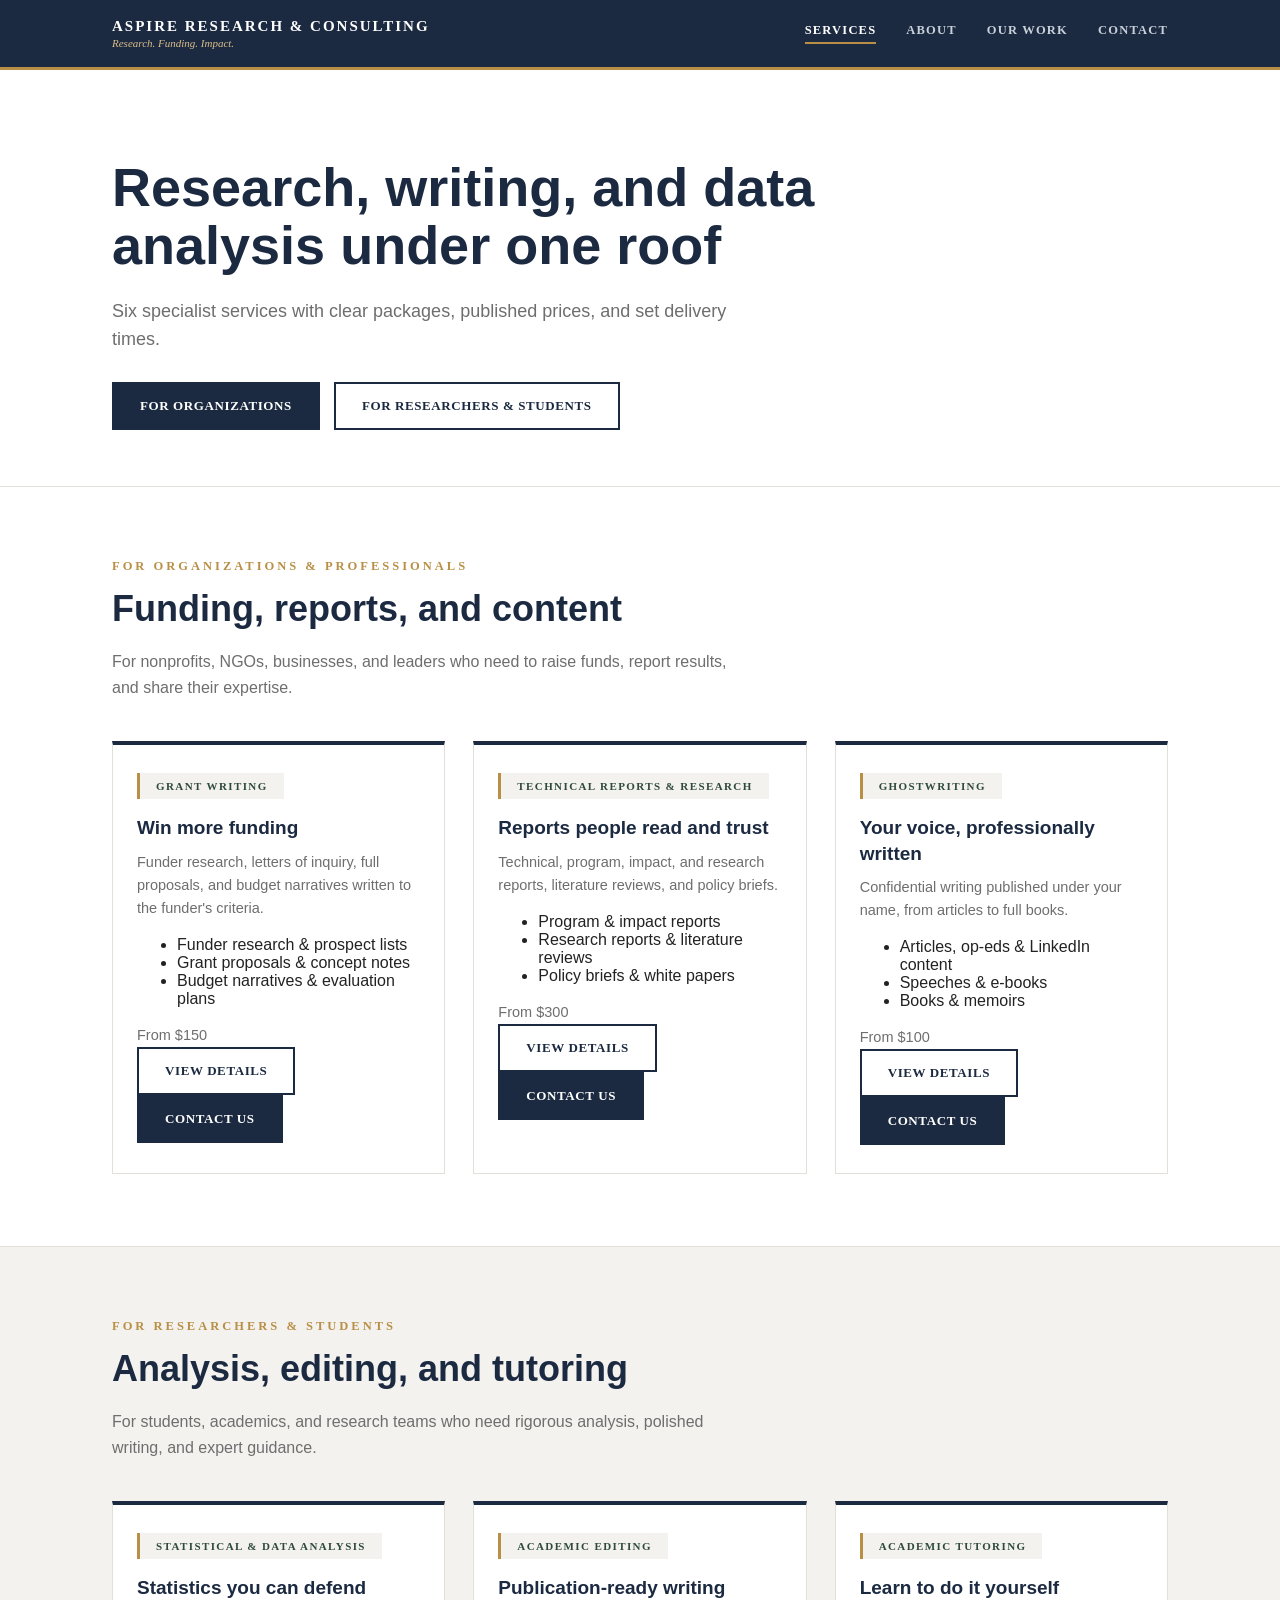
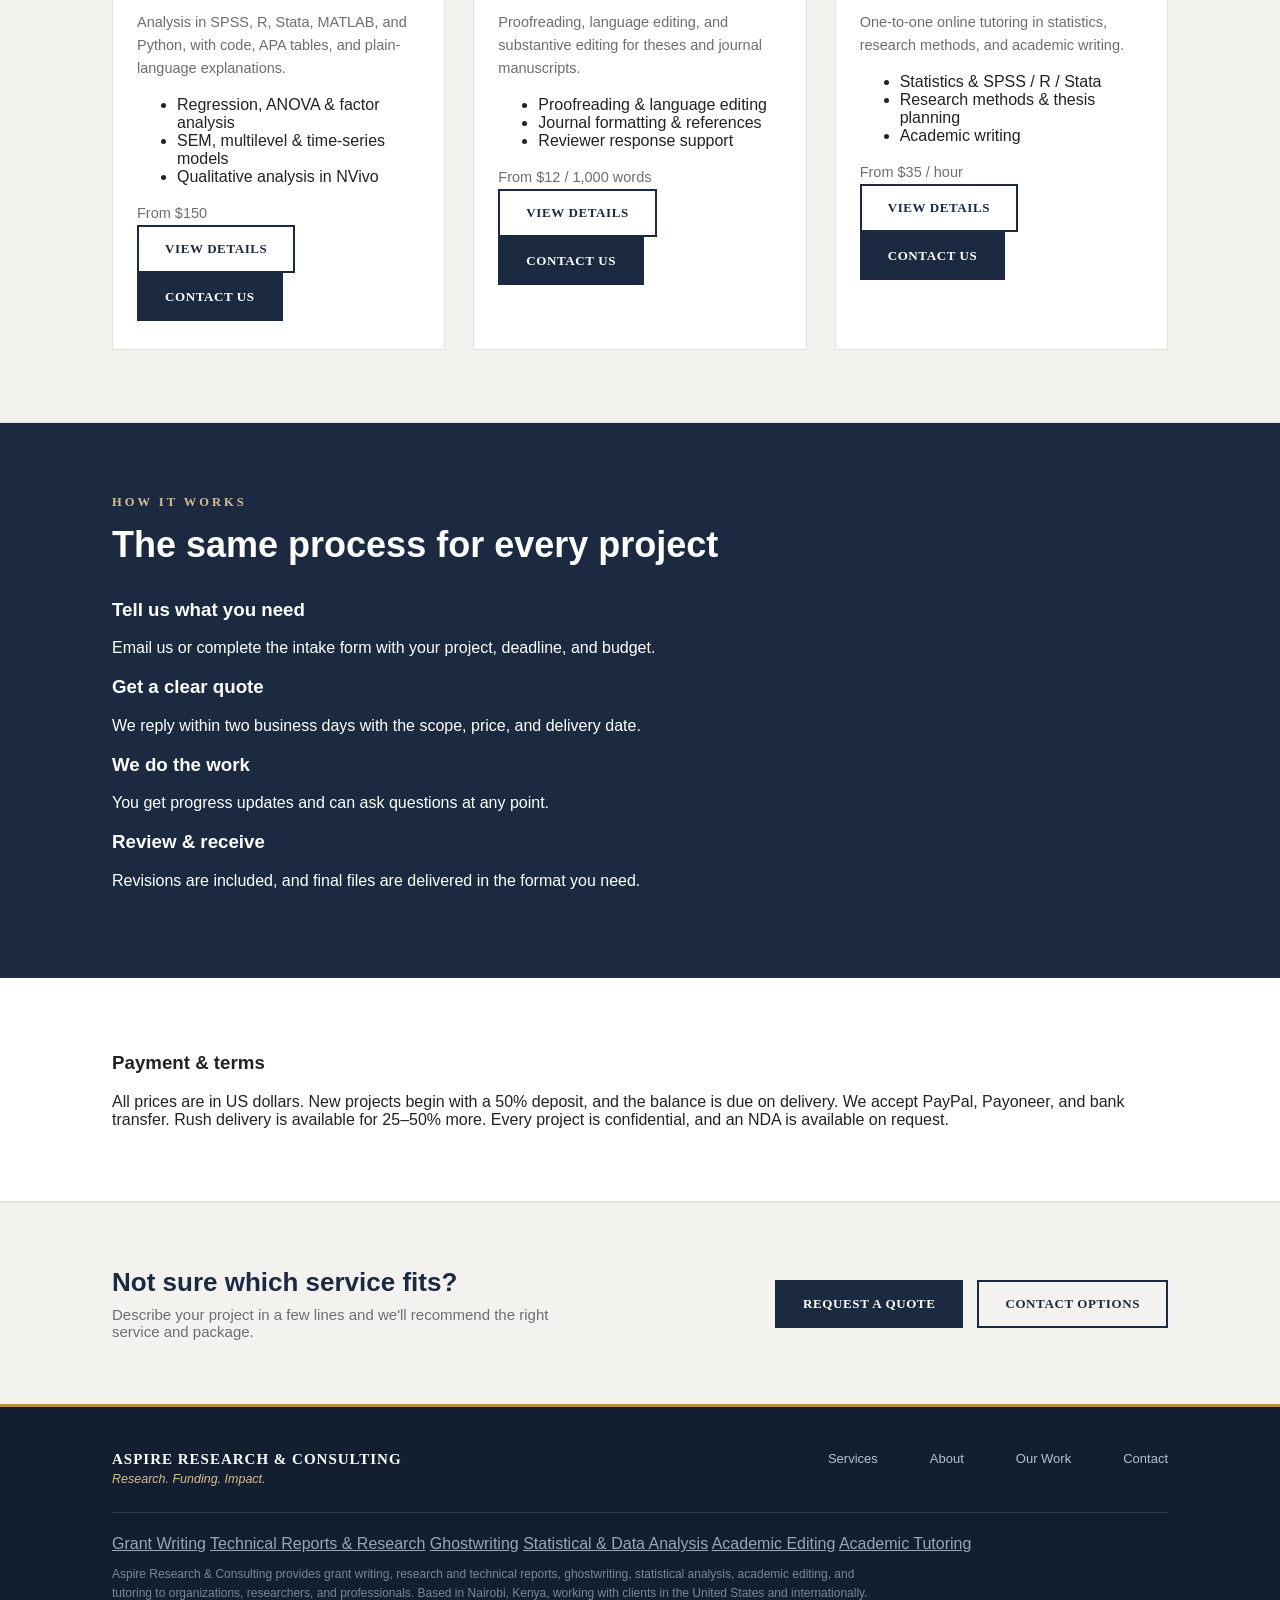
<file: services.html>
<!DOCTYPE html>
<html lang="en">
<head>
<meta charset="UTF-8">
<title>Services — Aspire Research &amp; Consulting</title>
<meta http-equiv="refresh" content="0; url=index.html">
<link rel="canonical" href="https://aspireresearchconsulting.com/">
</head>
<body>
<p>This page has moved. <a href="index.html">Go to our services</a>.</p>
</body>
</html>
</file>
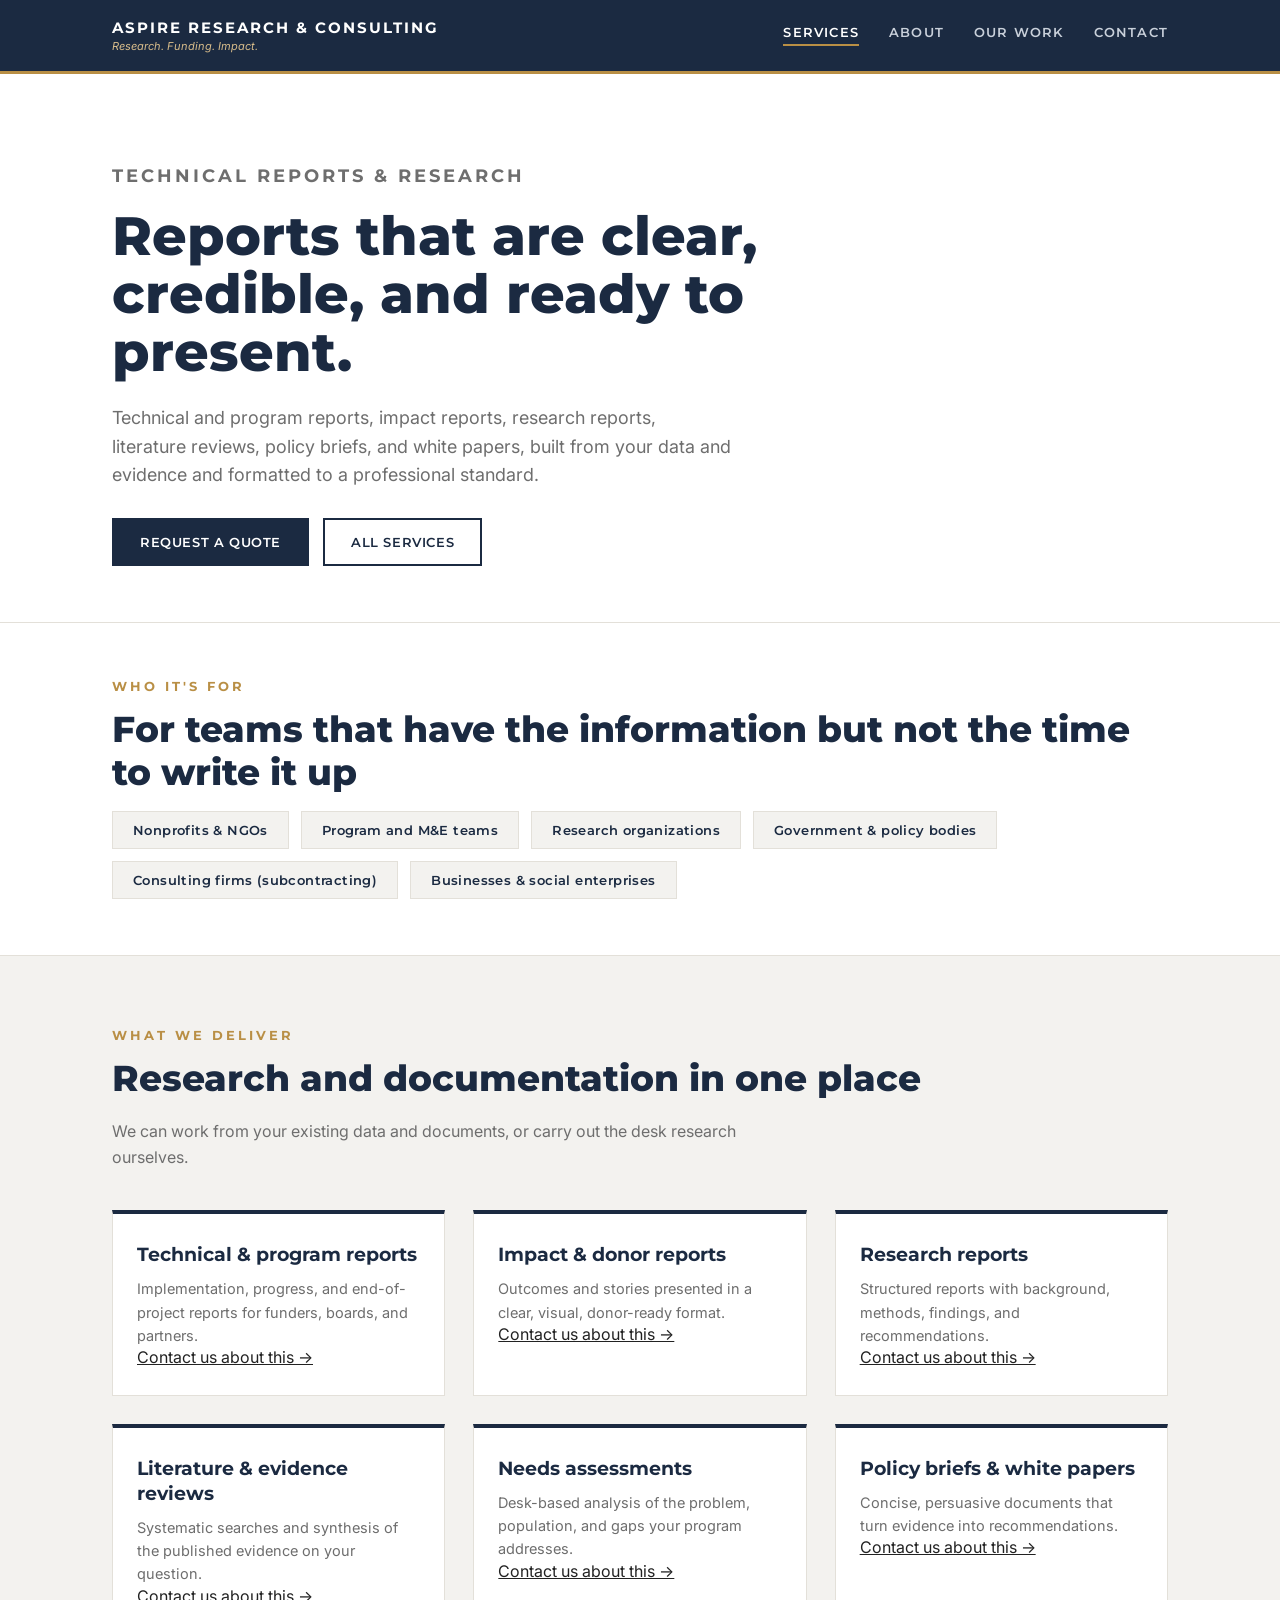
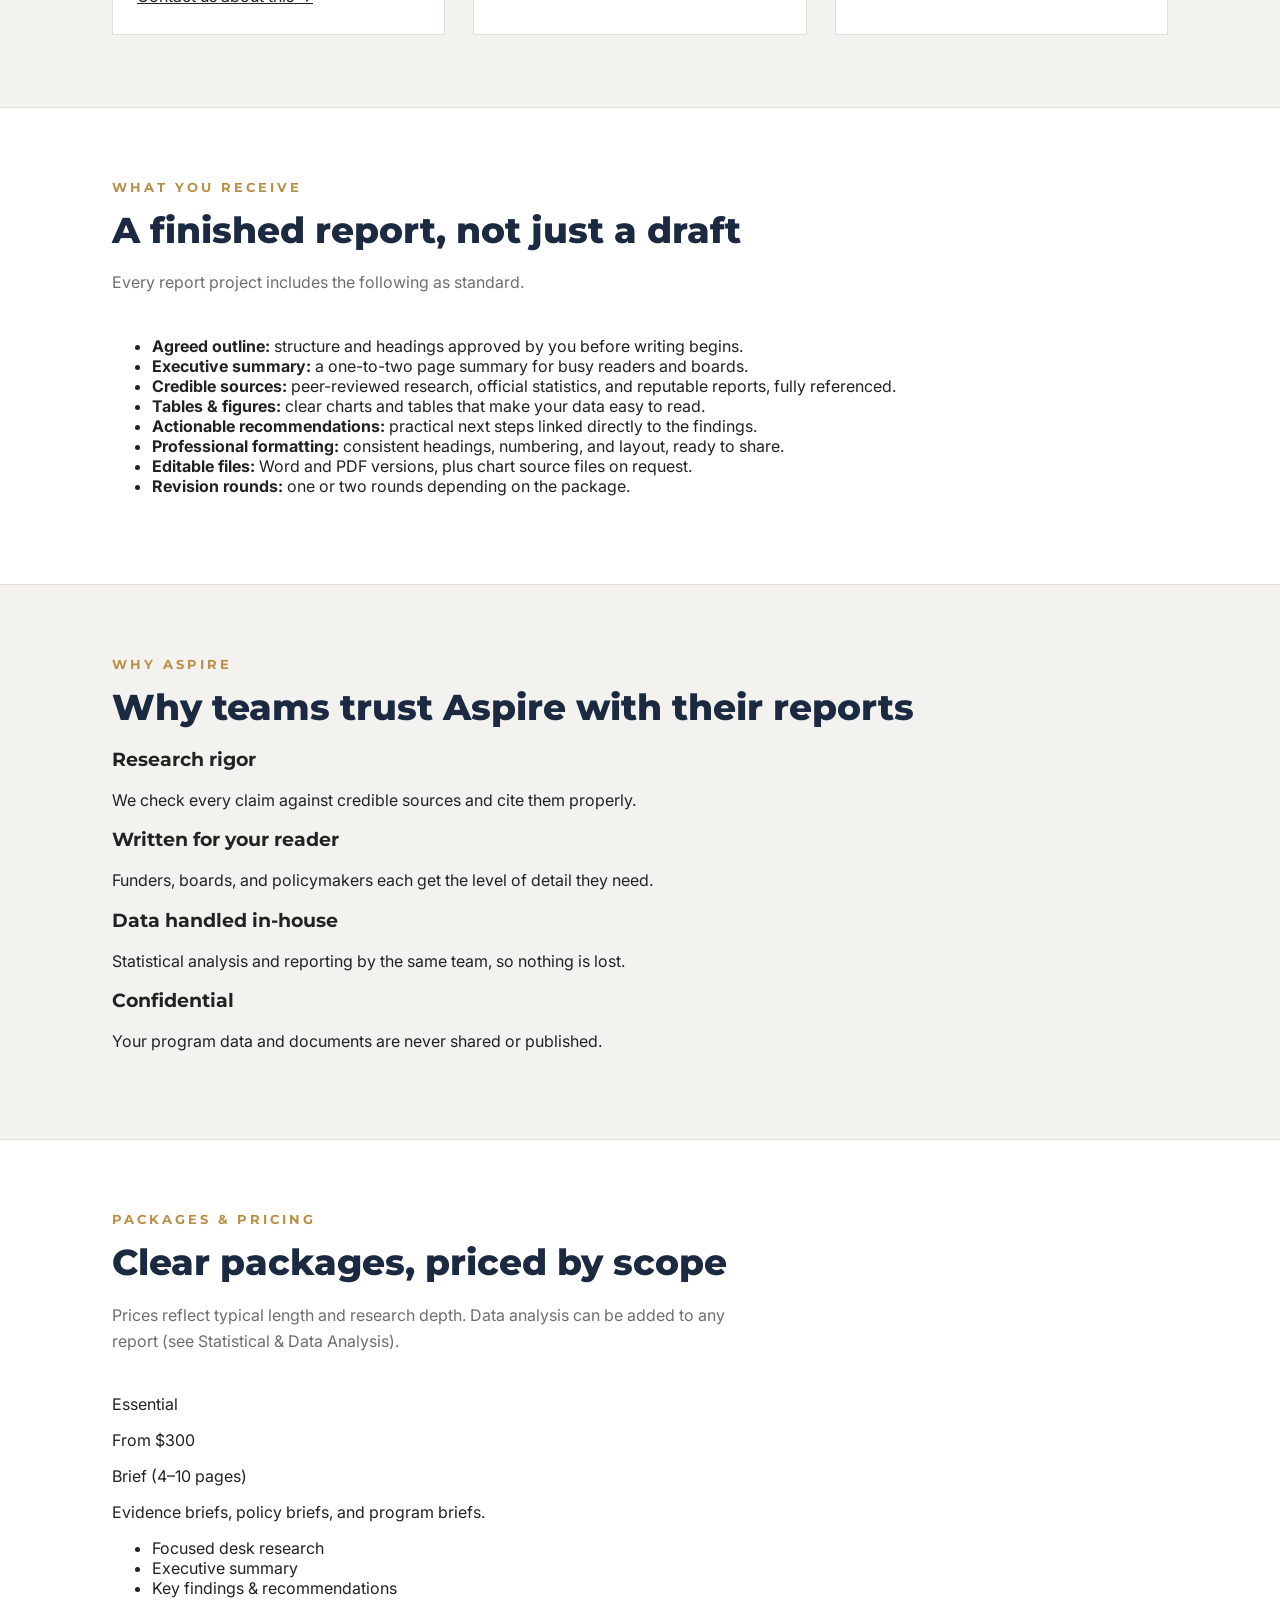
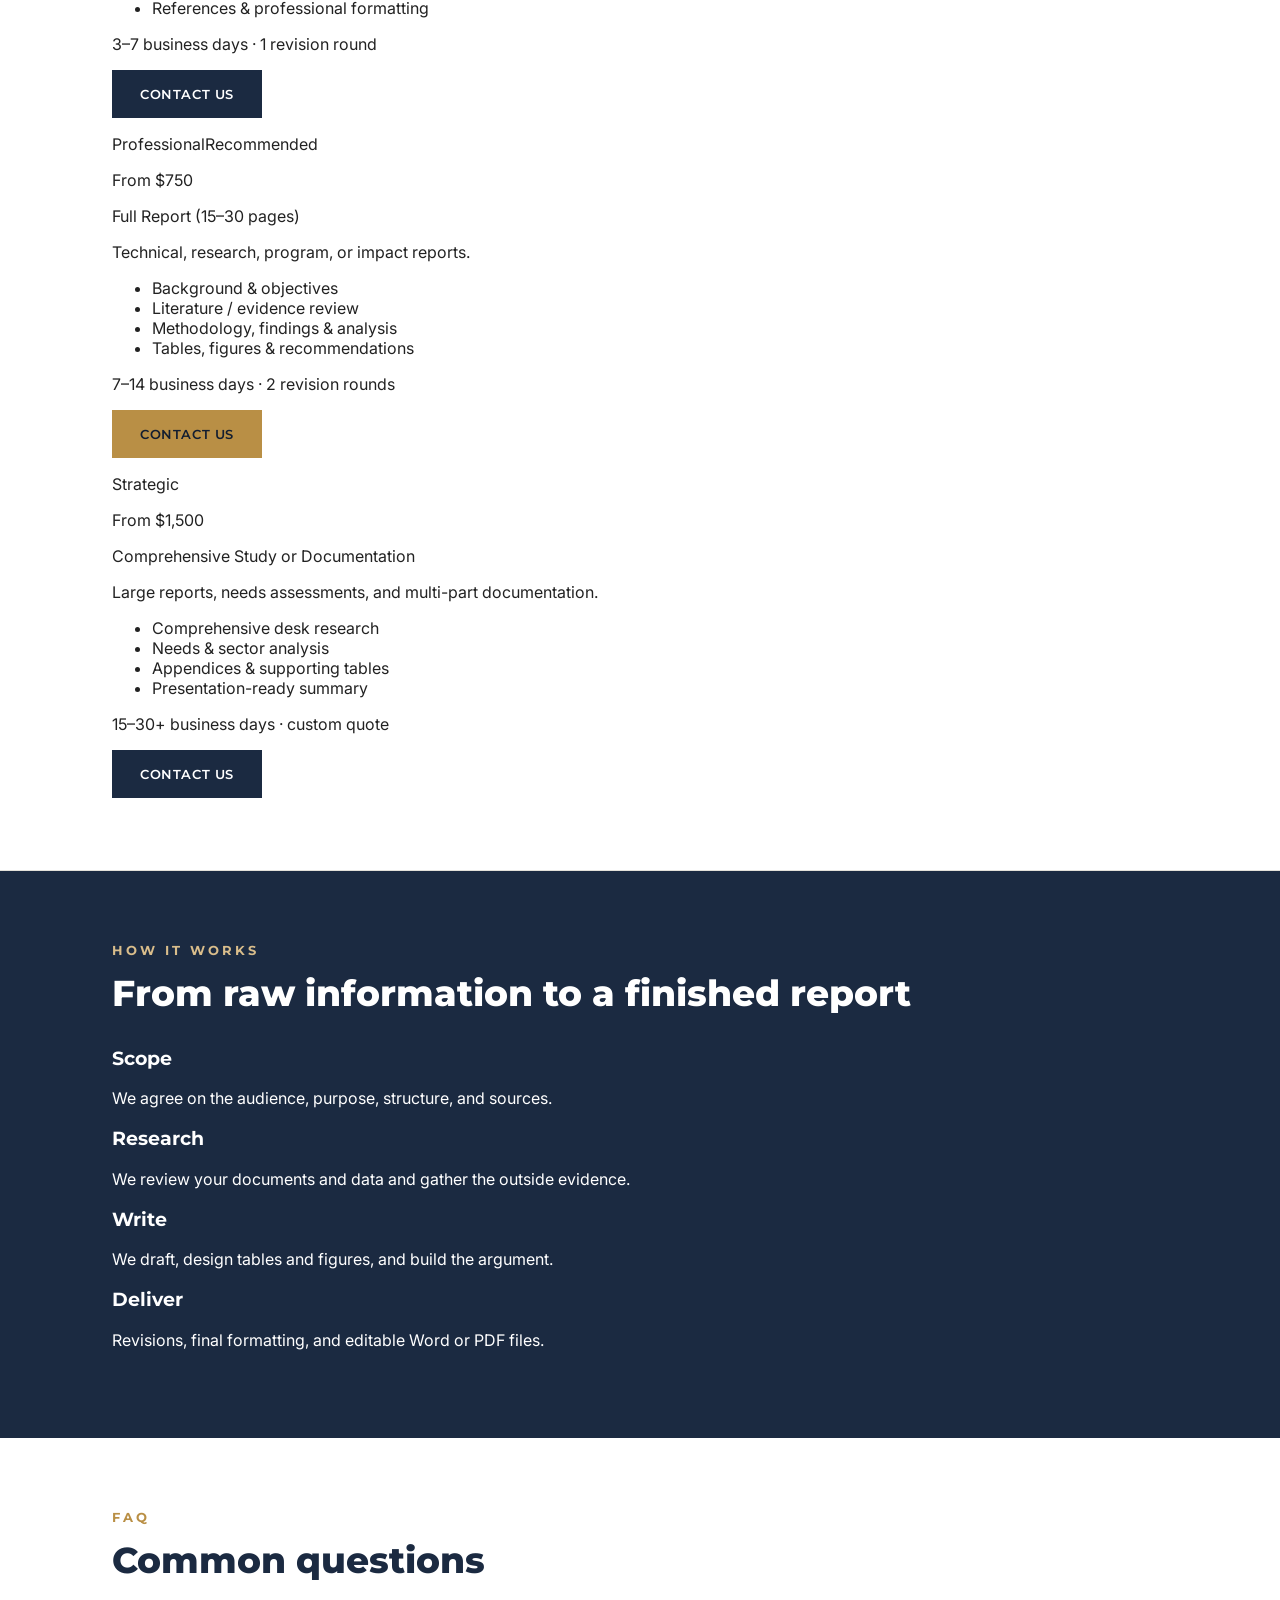
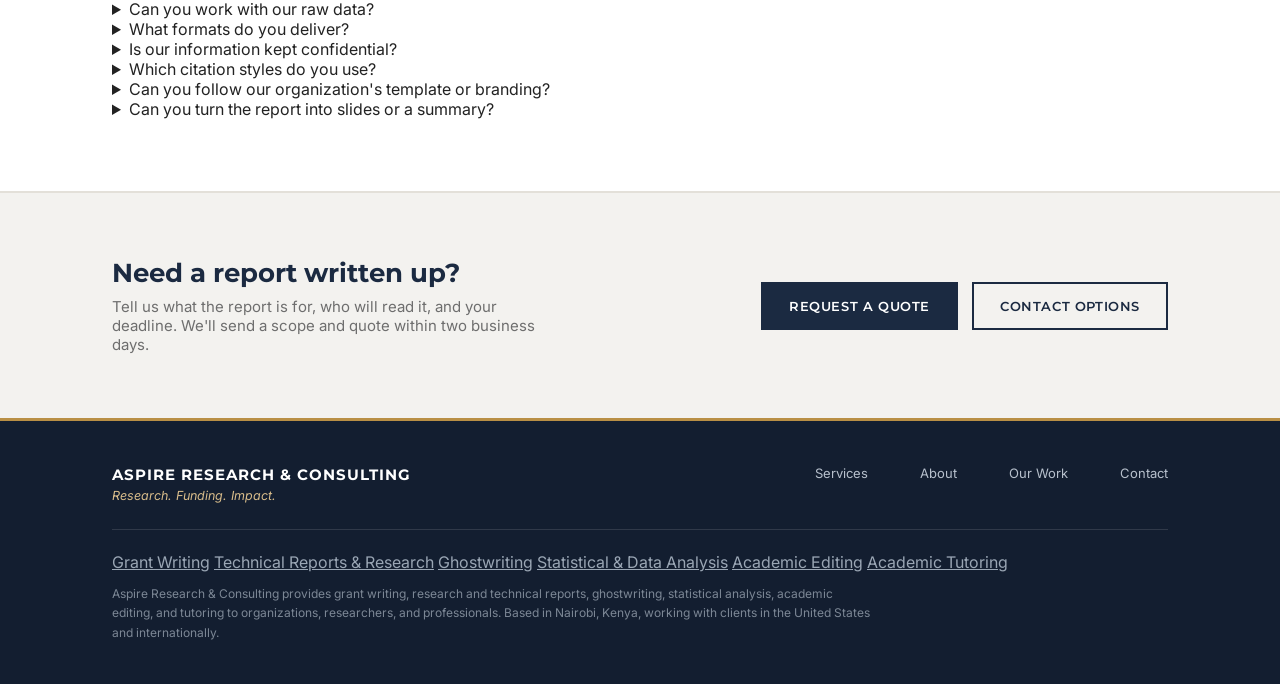
<file: technical-reports.html>
<!DOCTYPE html>
<html lang="en">
<head>
<meta charset="UTF-8">
<meta name="viewport" content="width=device-width, initial-scale=1.0">
<title>Technical Reports &amp; Research — Aspire Research &amp; Consulting</title>
<meta name="description" content="Technical reports, program and impact reports, research reports, literature reviews, needs assessments, policy briefs, and white papers.">
<link rel="preconnect" href="https://fonts.googleapis.com">
<link href="https://fonts.googleapis.com/css2?family=Montserrat:wght@500;600;700;800&family=Inter:wght@400;500;600&display=swap" rel="stylesheet">
<link rel="stylesheet" href="assets/css/main.css">
</head>
<body>
<a class="skip-link" href="#main">Skip to content</a>

<header class="site-nav">
  <div class="nav-inner">
    <a class="wordmark" href="index.html">
      ASPIRE RESEARCH &amp; CONSULTING
      <small>Research. Funding. Impact.</small>
    </a>
    <button class="nav-toggle" id="navToggle" aria-label="Toggle navigation" aria-expanded="false" aria-controls="primaryNav">
      <svg viewBox="0 0 24 24" fill="none" stroke="currentColor" stroke-width="2"><line x1="3" y1="6" x2="21" y2="6"/><line x1="3" y1="12" x2="21" y2="12"/><line x1="3" y1="18" x2="21" y2="18"/></svg>
    </button>
    <nav class="links" id="primaryNav">
      <a href="index.html" class="active">Services</a>
      <a href="about.html">About</a>
      <a href="our-work.html">Our Work</a>
      <a href="contact.html">Contact</a>
    </nav>
  </div>
</header>

<main id="main">

  <section class="hero">
    <div class="wrap">
      <p class="eyebrow">Technical Reports &amp; Research</p>
      <h1>Reports that are clear, credible, and ready to present.</h1>
      <p>Technical and program reports, impact reports, research reports, literature reviews, policy briefs, and white papers, built from your data and evidence and formatted to a professional standard.</p>
      <div class="hero-actions">
        <a class="btn btn-primary" href="mailto:contact@aspireresearchconsulting.com?subject=Quote%20request%3A%20Technical%20Reports%20%26%20Research&body=Hello%20Aspire%20team%2C%0A%0AI%27m%20interested%20in%3A%20Technical%20Reports%20%26%20Research%0A%0AName%20/%20organization%3A%0ACountry%20%26%20time%20zone%3A%0AProject%20details%20%28topic%2C%20length%2C%20software%20or%20funder%2C%20etc.%29%3A%0ADeadline%3A%0ABudget%20%28optional%29%3A%0A%0AThank%20you%2C%0A">Request a Quote</a>
        <a class="btn btn-outline" href="index.html">All Services</a>
      </div>
    </div>
  </section>

  <section class="section-tight bordered">
    <div class="wrap">
      <p class="section-label">Who It&#x27;s For</p>
      <h2 class="section-title">For teams that have the information but not the time to write it up</h2>
      <div class="pills">
        <span class="pill">Nonprofits &amp; NGOs</span>
        <span class="pill">Program and M&amp;E teams</span>
        <span class="pill">Research organizations</span>
        <span class="pill">Government &amp; policy bodies</span>
        <span class="pill">Consulting firms (subcontracting)</span>
        <span class="pill">Businesses &amp; social enterprises</span>
      </div>
    </div>
  </section>

  <section class="bordered on-cream">
    <div class="wrap">
      <p class="section-label">What We Deliver</p>
      <h2 class="section-title">Research and documentation in one place</h2>
      <p class="section-intro">We can work from your existing data and documents, or carry out the desk research ourselves.</p>
      <div class="grid-3">
        <div class="panel">
          <h3>Technical &amp; program reports</h3>
          <p>Implementation, progress, and end-of-project reports for funders, boards, and partners.</p>
          <a class="panel-link" href="mailto:contact@aspireresearchconsulting.com?subject=Inquiry%3A%20Technical%20Reports%20%26%20Research%20-%20Technical%20%26%20program%20reports&body=Hello%20Aspire%20team%2C%0A%0AI%27m%20interested%20in%3A%20Technical%20Reports%20%26%20Research%20-%20Technical%20%26%20program%20reports%0A%0AName%20/%20organization%3A%0ACountry%20%26%20time%20zone%3A%0AProject%20details%20%28topic%2C%20length%2C%20software%20or%20funder%2C%20etc.%29%3A%0ADeadline%3A%0ABudget%20%28optional%29%3A%0A%0AThank%20you%2C%0A">Contact us about this &rarr;</a>
        </div>
        <div class="panel">
          <h3>Impact &amp; donor reports</h3>
          <p>Outcomes and stories presented in a clear, visual, donor-ready format.</p>
          <a class="panel-link" href="mailto:contact@aspireresearchconsulting.com?subject=Inquiry%3A%20Technical%20Reports%20%26%20Research%20-%20Impact%20%26%20donor%20reports&body=Hello%20Aspire%20team%2C%0A%0AI%27m%20interested%20in%3A%20Technical%20Reports%20%26%20Research%20-%20Impact%20%26%20donor%20reports%0A%0AName%20/%20organization%3A%0ACountry%20%26%20time%20zone%3A%0AProject%20details%20%28topic%2C%20length%2C%20software%20or%20funder%2C%20etc.%29%3A%0ADeadline%3A%0ABudget%20%28optional%29%3A%0A%0AThank%20you%2C%0A">Contact us about this &rarr;</a>
        </div>
        <div class="panel">
          <h3>Research reports</h3>
          <p>Structured reports with background, methods, findings, and recommendations.</p>
          <a class="panel-link" href="mailto:contact@aspireresearchconsulting.com?subject=Inquiry%3A%20Technical%20Reports%20%26%20Research%20-%20Research%20reports&body=Hello%20Aspire%20team%2C%0A%0AI%27m%20interested%20in%3A%20Technical%20Reports%20%26%20Research%20-%20Research%20reports%0A%0AName%20/%20organization%3A%0ACountry%20%26%20time%20zone%3A%0AProject%20details%20%28topic%2C%20length%2C%20software%20or%20funder%2C%20etc.%29%3A%0ADeadline%3A%0ABudget%20%28optional%29%3A%0A%0AThank%20you%2C%0A">Contact us about this &rarr;</a>
        </div>
        <div class="panel">
          <h3>Literature &amp; evidence reviews</h3>
          <p>Systematic searches and synthesis of the published evidence on your question.</p>
          <a class="panel-link" href="mailto:contact@aspireresearchconsulting.com?subject=Inquiry%3A%20Technical%20Reports%20%26%20Research%20-%20Literature%20%26%20evidence%20reviews&body=Hello%20Aspire%20team%2C%0A%0AI%27m%20interested%20in%3A%20Technical%20Reports%20%26%20Research%20-%20Literature%20%26%20evidence%20reviews%0A%0AName%20/%20organization%3A%0ACountry%20%26%20time%20zone%3A%0AProject%20details%20%28topic%2C%20length%2C%20software%20or%20funder%2C%20etc.%29%3A%0ADeadline%3A%0ABudget%20%28optional%29%3A%0A%0AThank%20you%2C%0A">Contact us about this &rarr;</a>
        </div>
        <div class="panel">
          <h3>Needs assessments</h3>
          <p>Desk-based analysis of the problem, population, and gaps your program addresses.</p>
          <a class="panel-link" href="mailto:contact@aspireresearchconsulting.com?subject=Inquiry%3A%20Technical%20Reports%20%26%20Research%20-%20Needs%20assessments&body=Hello%20Aspire%20team%2C%0A%0AI%27m%20interested%20in%3A%20Technical%20Reports%20%26%20Research%20-%20Needs%20assessments%0A%0AName%20/%20organization%3A%0ACountry%20%26%20time%20zone%3A%0AProject%20details%20%28topic%2C%20length%2C%20software%20or%20funder%2C%20etc.%29%3A%0ADeadline%3A%0ABudget%20%28optional%29%3A%0A%0AThank%20you%2C%0A">Contact us about this &rarr;</a>
        </div>
        <div class="panel">
          <h3>Policy briefs &amp; white papers</h3>
          <p>Concise, persuasive documents that turn evidence into recommendations.</p>
          <a class="panel-link" href="mailto:contact@aspireresearchconsulting.com?subject=Inquiry%3A%20Technical%20Reports%20%26%20Research%20-%20Policy%20briefs%20%26%20white%20papers&body=Hello%20Aspire%20team%2C%0A%0AI%27m%20interested%20in%3A%20Technical%20Reports%20%26%20Research%20-%20Policy%20briefs%20%26%20white%20papers%0A%0AName%20/%20organization%3A%0ACountry%20%26%20time%20zone%3A%0AProject%20details%20%28topic%2C%20length%2C%20software%20or%20funder%2C%20etc.%29%3A%0ADeadline%3A%0ABudget%20%28optional%29%3A%0A%0AThank%20you%2C%0A">Contact us about this &rarr;</a>
        </div>
      </div>
    </div>
  </section>

  <section class="bordered">
    <div class="wrap">
      <p class="section-label">What You Receive</p>
      <h2 class="section-title">A finished report, not just a draft</h2>
      <p class="section-intro">Every report project includes the following as standard.</p>
      <ul class="checklist">
        <li><strong>Agreed outline:</strong> structure and headings approved by you before writing begins.</li>
        <li><strong>Executive summary:</strong> a one-to-two page summary for busy readers and boards.</li>
        <li><strong>Credible sources:</strong> peer-reviewed research, official statistics, and reputable reports, fully referenced.</li>
        <li><strong>Tables &amp; figures:</strong> clear charts and tables that make your data easy to read.</li>
        <li><strong>Actionable recommendations:</strong> practical next steps linked directly to the findings.</li>
        <li><strong>Professional formatting:</strong> consistent headings, numbering, and layout, ready to share.</li>
        <li><strong>Editable files:</strong> Word and PDF versions, plus chart source files on request.</li>
        <li><strong>Revision rounds:</strong> one or two rounds depending on the package.</li>
      </ul>
    </div>
  </section>

  <section class="bordered on-cream">
    <div class="wrap">
      <p class="section-label">Why Aspire</p>
      <h2 class="section-title">Why teams trust Aspire with their reports</h2>
      <div class="why-list" style="margin-top:20px;">
        <div>
          <h3>Research rigor</h3>
          <p>We check every claim against credible sources and cite them properly.</p>
        </div>
        <div>
          <h3>Written for your reader</h3>
          <p>Funders, boards, and policymakers each get the level of detail they need.</p>
        </div>
        <div>
          <h3>Data handled in-house</h3>
          <p>Statistical analysis and reporting by the same team, so nothing is lost.</p>
        </div>
        <div>
          <h3>Confidential</h3>
          <p>Your program data and documents are never shared or published.</p>
        </div>
      </div>
    </div>
  </section>

  <section class="bordered" id="packages">
    <div class="wrap">
      <p class="section-label">Packages &amp; Pricing</p>
      <h2 class="section-title">Clear packages, priced by scope</h2>
      <p class="section-intro">Prices reflect typical length and research depth. Data analysis can be added to any report (see Statistical &amp; Data Analysis).</p>
      <div class="tier-row">
        <div class="tier">
          <p class="tier-name">Essential</p>
          <p class="tier-price">From $300</p>
          <p class="tier-title">Brief (4–10 pages)</p>
          <p class="tier-for">Evidence briefs, policy briefs, and program briefs.</p>
          <ul>
            <li>Focused desk research</li>
            <li>Executive summary</li>
            <li>Key findings &amp; recommendations</li>
            <li>References &amp; professional formatting</li>
          </ul>
          <p class="tier-meta">3–7 business days · 1 revision round</p>
          <div class="tier-actions"><a class="btn btn-primary btn-sm" href="mailto:contact@aspireresearchconsulting.com?subject=Inquiry%3A%20Technical%20Reports%20%26%20Research%20-%20Essential%20package%20%28Brief%20%284-10%20pages%29%29&body=Hello%20Aspire%20team%2C%0A%0AI%27m%20interested%20in%3A%20Technical%20Reports%20%26%20Research%20-%20Essential%20package%20%28Brief%20%284-10%20pages%29%29%0A%0AName%20/%20organization%3A%0ACountry%20%26%20time%20zone%3A%0AProject%20details%20%28topic%2C%20length%2C%20software%20or%20funder%2C%20etc.%29%3A%0ADeadline%3A%0ABudget%20%28optional%29%3A%0A%0AThank%20you%2C%0A">Contact Us</a></div>
        </div>
        <div class="tier recommended">
          <p class="tier-name">Professional<span class="badge">Recommended</span></p>
          <p class="tier-price">From $750</p>
          <p class="tier-title">Full Report (15–30 pages)</p>
          <p class="tier-for">Technical, research, program, or impact reports.</p>
          <ul>
            <li>Background &amp; objectives</li>
            <li>Literature / evidence review</li>
            <li>Methodology, findings &amp; analysis</li>
            <li>Tables, figures &amp; recommendations</li>
          </ul>
          <p class="tier-meta">7–14 business days · 2 revision rounds</p>
          <div class="tier-actions"><a class="btn btn-gold btn-sm" href="mailto:contact@aspireresearchconsulting.com?subject=Inquiry%3A%20Technical%20Reports%20%26%20Research%20-%20Professional%20package%20%28Full%20Report%20%2815-30%20pages%29%29&body=Hello%20Aspire%20team%2C%0A%0AI%27m%20interested%20in%3A%20Technical%20Reports%20%26%20Research%20-%20Professional%20package%20%28Full%20Report%20%2815-30%20pages%29%29%0A%0AName%20/%20organization%3A%0ACountry%20%26%20time%20zone%3A%0AProject%20details%20%28topic%2C%20length%2C%20software%20or%20funder%2C%20etc.%29%3A%0ADeadline%3A%0ABudget%20%28optional%29%3A%0A%0AThank%20you%2C%0A">Contact Us</a></div>
        </div>
        <div class="tier">
          <p class="tier-name">Strategic</p>
          <p class="tier-price">From $1,500</p>
          <p class="tier-title">Comprehensive Study or Documentation</p>
          <p class="tier-for">Large reports, needs assessments, and multi-part documentation.</p>
          <ul>
            <li>Comprehensive desk research</li>
            <li>Needs &amp; sector analysis</li>
            <li>Appendices &amp; supporting tables</li>
            <li>Presentation-ready summary</li>
          </ul>
          <p class="tier-meta">15–30+ business days · custom quote</p>
          <div class="tier-actions"><a class="btn btn-primary btn-sm" href="mailto:contact@aspireresearchconsulting.com?subject=Inquiry%3A%20Technical%20Reports%20%26%20Research%20-%20Strategic%20package%20%28Comprehensive%20Study%20or%20Documentation%29&body=Hello%20Aspire%20team%2C%0A%0AI%27m%20interested%20in%3A%20Technical%20Reports%20%26%20Research%20-%20Strategic%20package%20%28Comprehensive%20Study%20or%20Documentation%29%0A%0AName%20/%20organization%3A%0ACountry%20%26%20time%20zone%3A%0AProject%20details%20%28topic%2C%20length%2C%20software%20or%20funder%2C%20etc.%29%3A%0ADeadline%3A%0ABudget%20%28optional%29%3A%0A%0AThank%20you%2C%0A">Contact Us</a></div>
        </div>
      </div>
    </div>
  </section>

  <section class="on-navy">
    <div class="wrap">
      <p class="section-label">How It Works</p>
      <h2 class="section-title">From raw information to a finished report</h2>
      <div class="steps" style="margin-top:32px;">
        <div class="step">
          <h3>Scope</h3>
          <p>We agree on the audience, purpose, structure, and sources.</p>
        </div>
        <div class="step">
          <h3>Research</h3>
          <p>We review your documents and data and gather the outside evidence.</p>
        </div>
        <div class="step">
          <h3>Write</h3>
          <p>We draft, design tables and figures, and build the argument.</p>
        </div>
        <div class="step">
          <h3>Deliver</h3>
          <p>Revisions, final formatting, and editable Word or PDF files.</p>
        </div>
      </div>
    </div>
  </section>

  <section class="bordered">
    <div class="wrap">
      <p class="section-label">FAQ</p>
      <h2 class="section-title">Common questions</h2>
      <div class="faq">
        <details>
          <summary>Can you work with our raw data?</summary>
          <p>Yes. We can clean and analyze your data and present the results in the report. See our Statistical &amp; Data Analysis service for the methods and software we use.</p>
        </details>
        <details>
          <summary>What formats do you deliver?</summary>
          <p>Editable Microsoft Word files and print-ready PDFs as standard. Google Docs and presentation slides are available on request.</p>
        </details>
        <details>
          <summary>Is our information kept confidential?</summary>
          <p>Yes. We sign a confidentiality agreement on request, and we never share or publish client material without written permission.</p>
        </details>
        <details>
          <summary>Which citation styles do you use?</summary>
          <p>APA by default, or any style your organization or funder requires.</p>
        </details>
        <details>
          <summary>Can you follow our organization&#x27;s template or branding?</summary>
          <p>Yes. Send us your template, logo, and brand colors and we&#x27;ll format the report to match.</p>
        </details>
        <details>
          <summary>Can you turn the report into slides or a summary?</summary>
          <p>Yes. Presentation slides, one-page summaries, and infographics can be added to any report.</p>
        </details>
      </div>
    </div>
  </section>

  <section class="cta">
    <div class="wrap cta-inner">
      <div>
        <h2>Need a report written up?</h2>
        <p>Tell us what the report is for, who will read it, and your deadline. We&#x27;ll send a scope and quote within two business days.</p>
      </div>
      <div class="cta-actions">
        <a class="btn btn-primary" href="mailto:contact@aspireresearchconsulting.com?subject=Quote%20request%3A%20Technical%20Reports%20%26%20Research&body=Hello%20Aspire%20team%2C%0A%0AI%27m%20interested%20in%3A%20Technical%20Reports%20%26%20Research%0A%0AName%20/%20organization%3A%0ACountry%20%26%20time%20zone%3A%0AProject%20details%20%28topic%2C%20length%2C%20software%20or%20funder%2C%20etc.%29%3A%0ADeadline%3A%0ABudget%20%28optional%29%3A%0A%0AThank%20you%2C%0A">Request a Quote</a>
        <a class="btn btn-outline" href="contact.html">Contact Options</a>
      </div>
    </div>
  </section>

</main>

<footer>
  <div class="wrap">
    <div class="footer-top">
      <div>
        <div class="footer-brand">ASPIRE RESEARCH &amp; CONSULTING</div>
        <div class="footer-tag">Research. Funding. Impact.</div>
      </div>
      <nav class="footer-links">
        <a href="index.html">Services</a>
        <a href="about.html">About</a>
        <a href="our-work.html">Our Work</a>
        <a href="contact.html">Contact</a>
      </nav>
    </div>
    <nav class="footer-services" aria-label="Services">
      <a href="grant-writing.html">Grant Writing</a>
      <a href="technical-reports.html">Technical Reports &amp; Research</a>
      <a href="ghostwriting.html">Ghostwriting</a>
      <a href="data-analysis.html">Statistical &amp; Data Analysis</a>
      <a href="academic-editing.html">Academic Editing</a>
      <a href="tutoring.html">Academic Tutoring</a>
    </nav>
    <p class="footer-note">Aspire Research &amp; Consulting provides grant writing, research and technical reports, ghostwriting, statistical analysis, academic editing, and tutoring to organizations, researchers, and professionals. Based in Nairobi, Kenya, working with clients in the United States and internationally.</p>
  </div>
</footer>

<script>
  const toggle = document.getElementById('navToggle');
  const nav = document.getElementById('primaryNav');
  toggle.addEventListener('click', () => {
    const open = nav.classList.toggle('open');
    toggle.setAttribute('aria-expanded', open ? 'true' : 'false');
  });
  nav.querySelectorAll('a').forEach(a => a.addEventListener('click', () => {
    nav.classList.remove('open');
    toggle.setAttribute('aria-expanded', 'false');
  }));
</script>

</body>
</html>
</file>
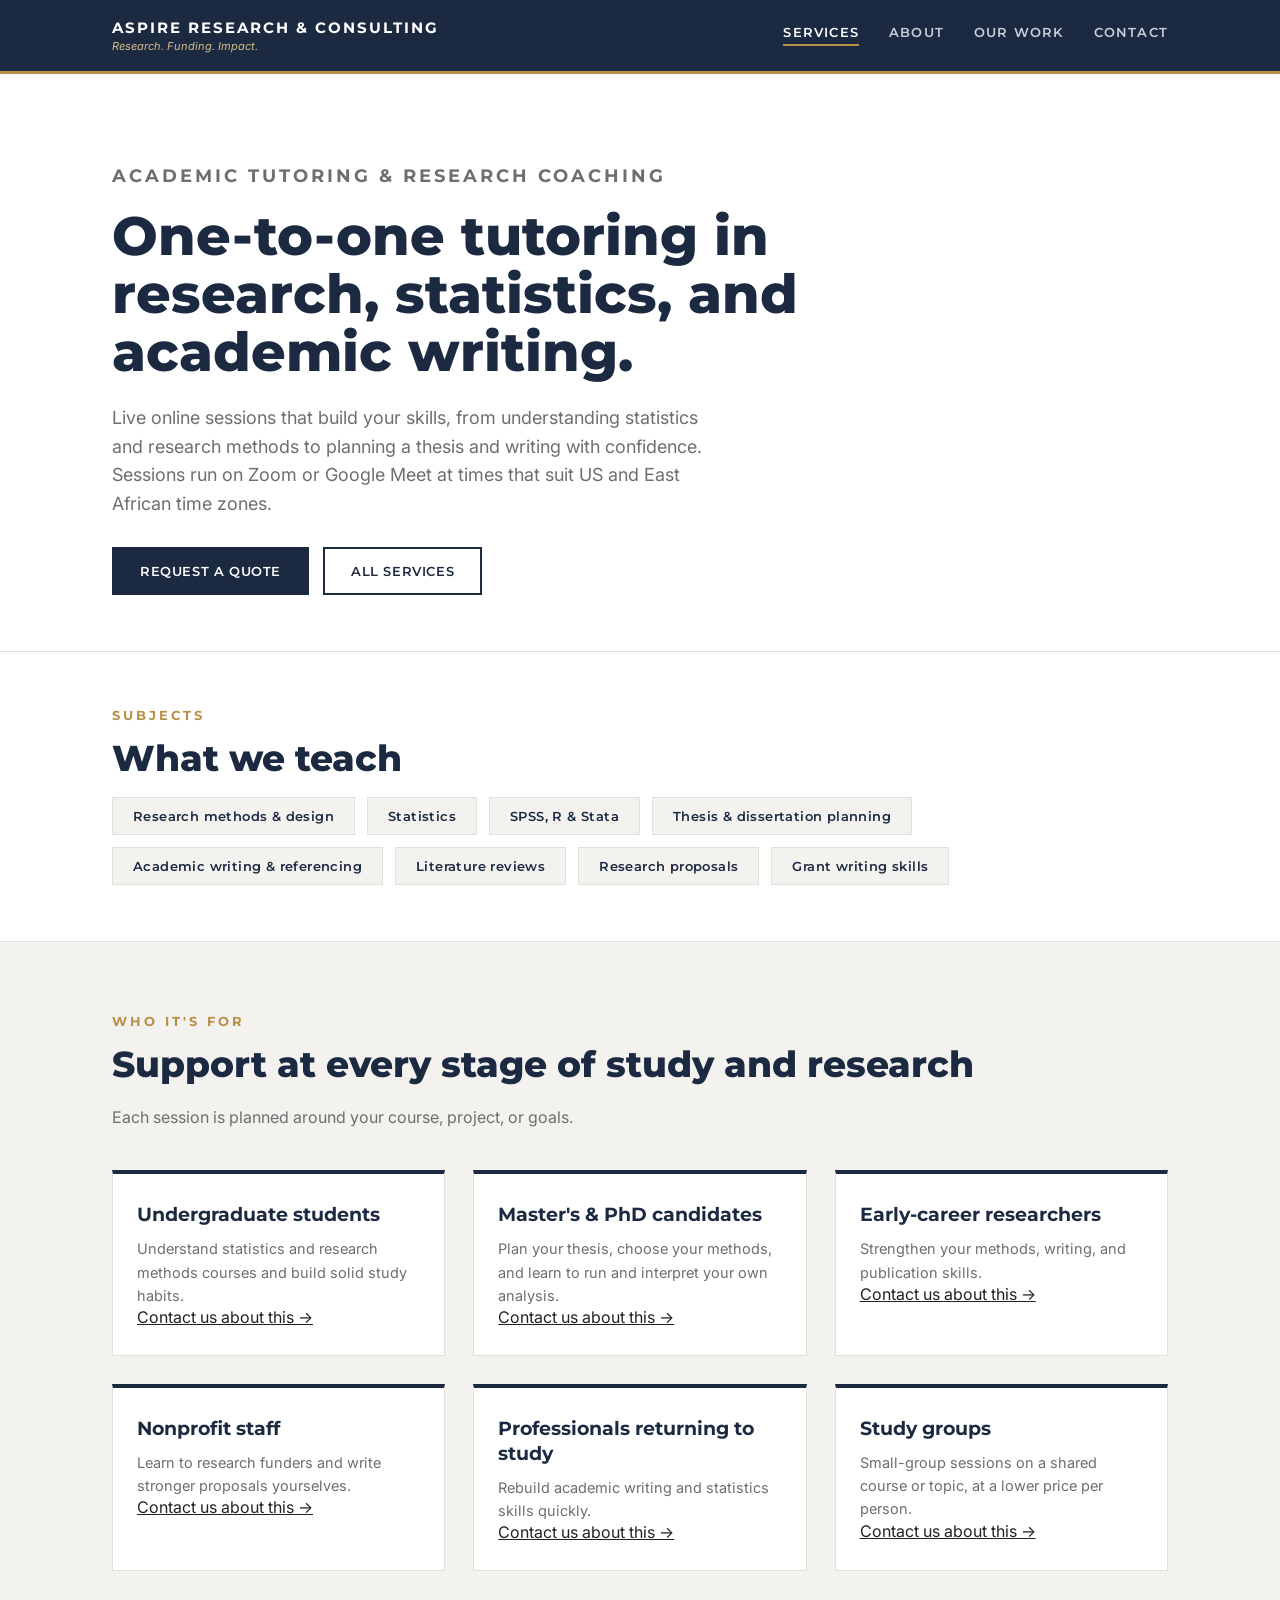
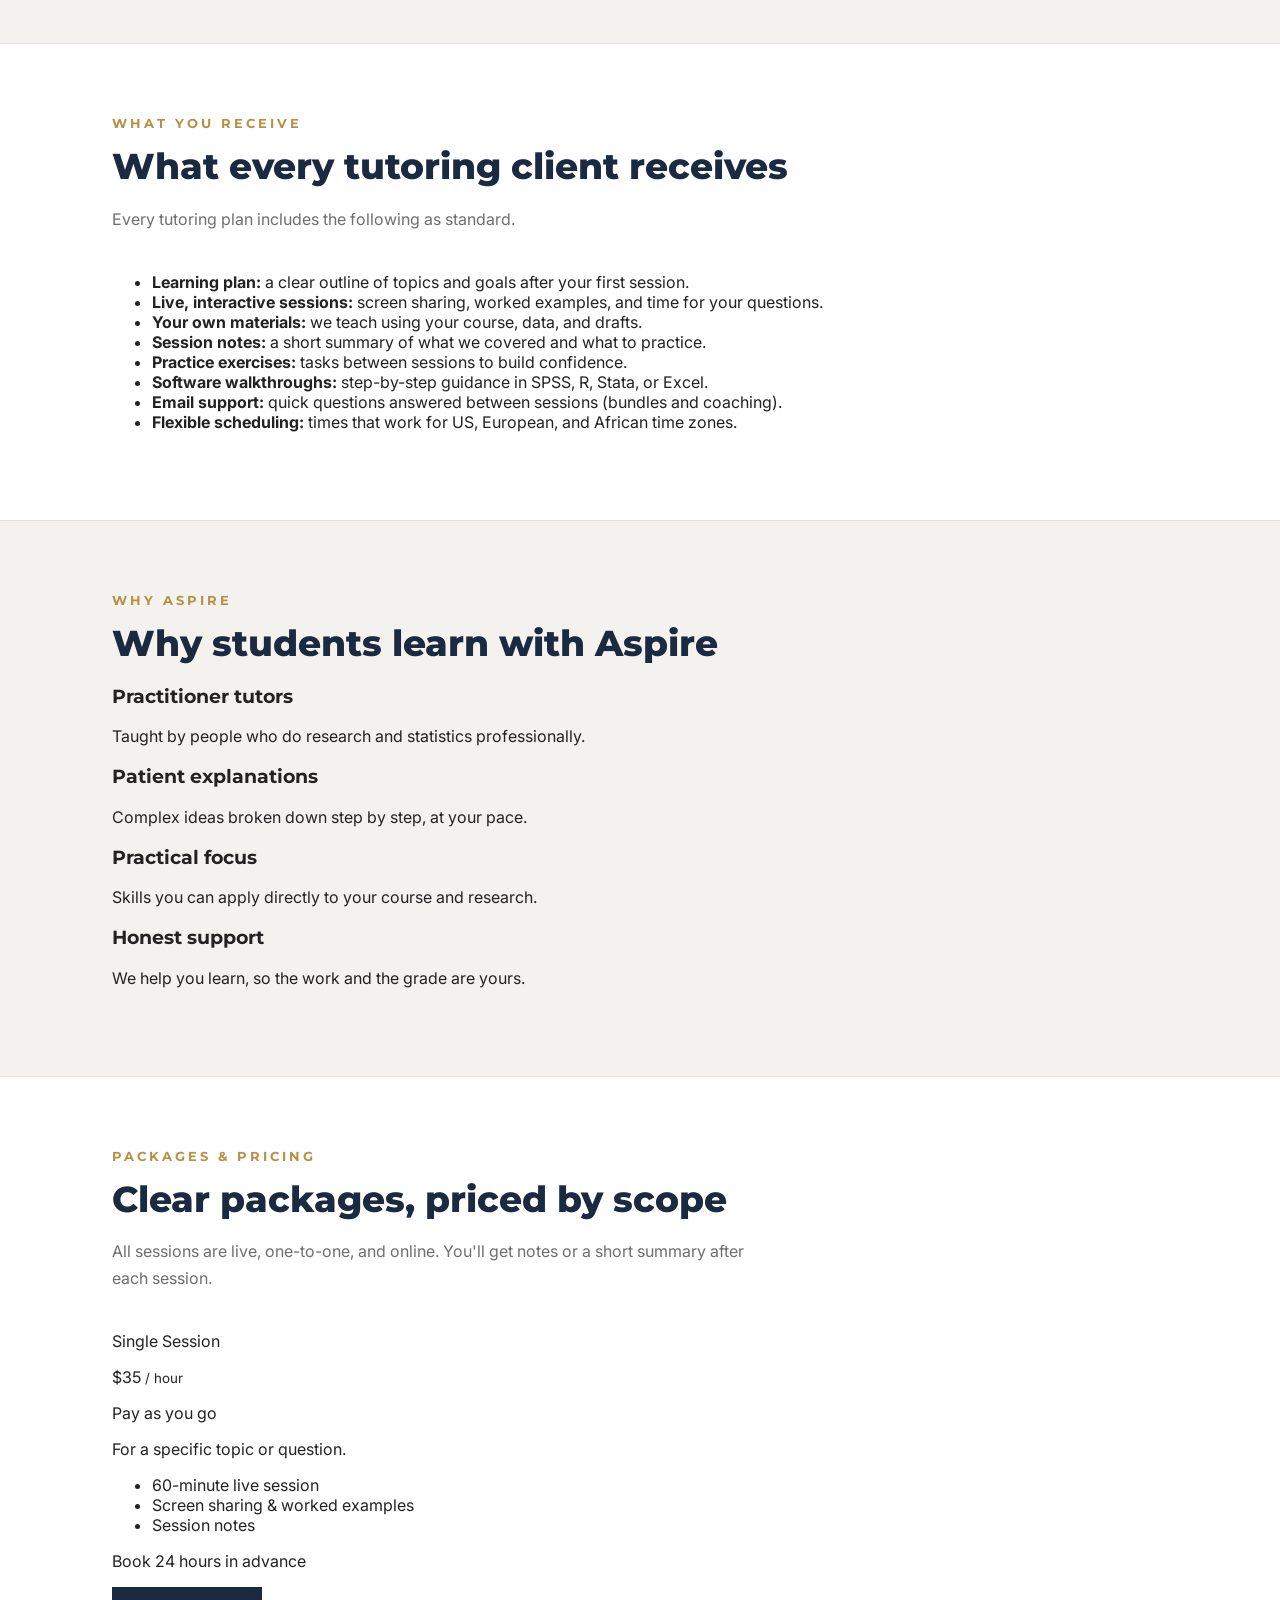
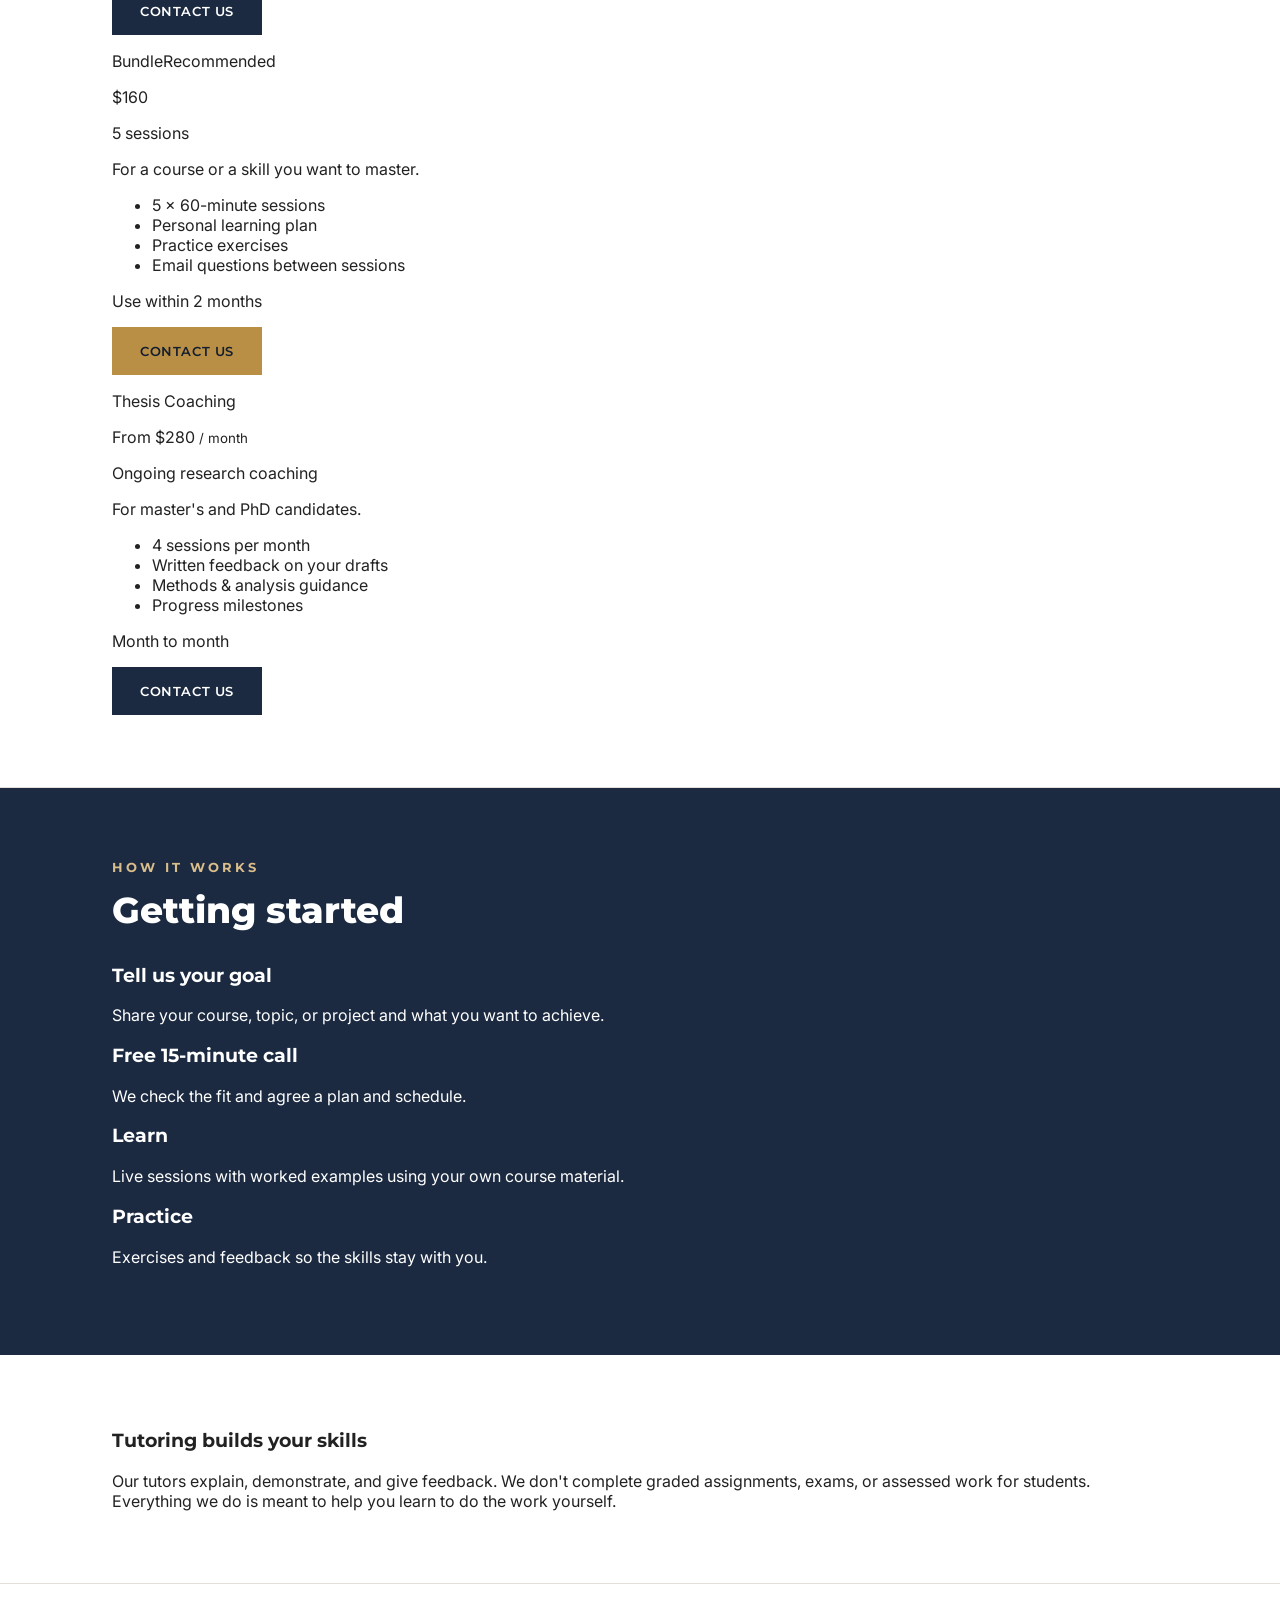
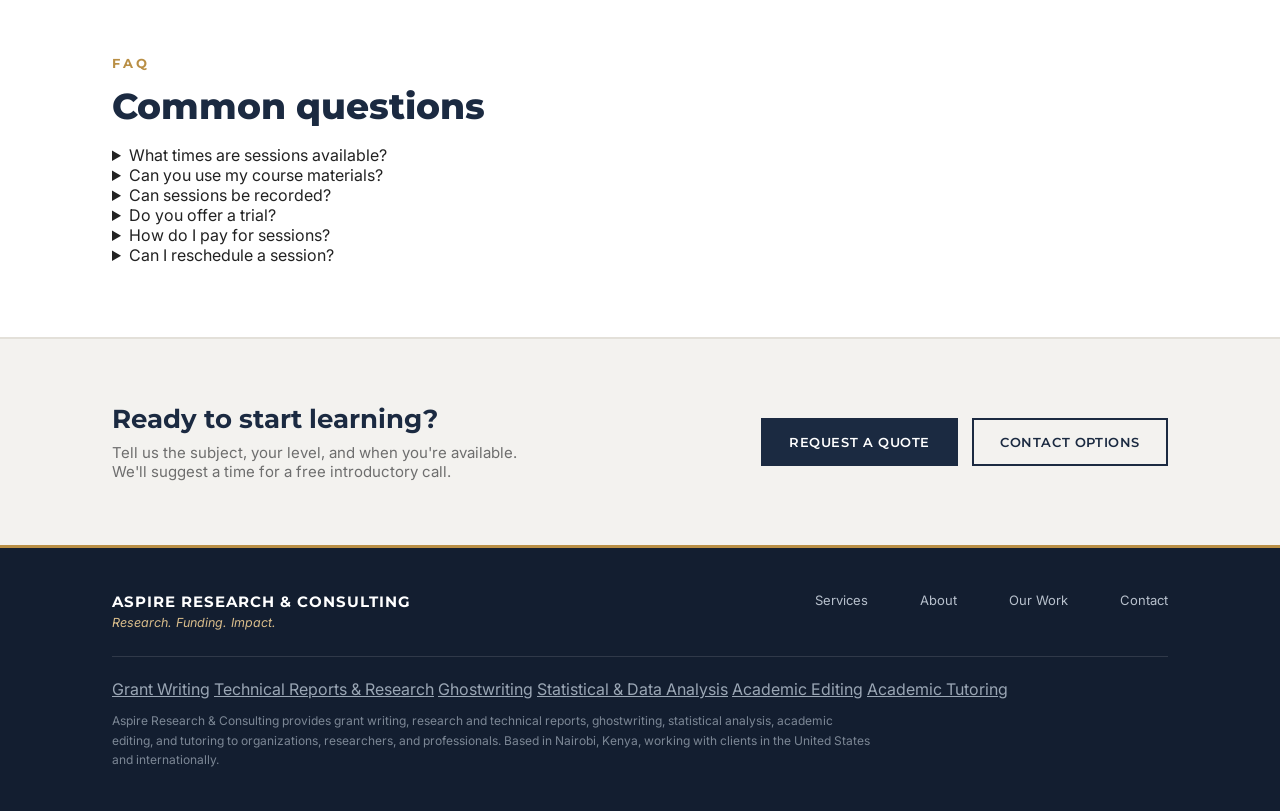
<file: tutoring.html>
<!DOCTYPE html>
<html lang="en">
<head>
<meta charset="UTF-8">
<meta name="viewport" content="width=device-width, initial-scale=1.0">
<title>Academic Tutoring &amp; Research Coaching — Aspire Research &amp; Consulting</title>
<meta name="description" content="One-to-one online tutoring in statistics, research methods, academic writing, and thesis and dissertation planning.">
<link rel="preconnect" href="https://fonts.googleapis.com">
<link href="https://fonts.googleapis.com/css2?family=Montserrat:wght@500;600;700;800&family=Inter:wght@400;500;600&display=swap" rel="stylesheet">
<link rel="stylesheet" href="assets/css/main.css">
</head>
<body>
<a class="skip-link" href="#main">Skip to content</a>

<header class="site-nav">
  <div class="nav-inner">
    <a class="wordmark" href="index.html">
      ASPIRE RESEARCH &amp; CONSULTING
      <small>Research. Funding. Impact.</small>
    </a>
    <button class="nav-toggle" id="navToggle" aria-label="Toggle navigation" aria-expanded="false" aria-controls="primaryNav">
      <svg viewBox="0 0 24 24" fill="none" stroke="currentColor" stroke-width="2"><line x1="3" y1="6" x2="21" y2="6"/><line x1="3" y1="12" x2="21" y2="12"/><line x1="3" y1="18" x2="21" y2="18"/></svg>
    </button>
    <nav class="links" id="primaryNav">
      <a href="index.html" class="active">Services</a>
      <a href="about.html">About</a>
      <a href="our-work.html">Our Work</a>
      <a href="contact.html">Contact</a>
    </nav>
  </div>
</header>

<main id="main">

  <section class="hero">
    <div class="wrap">
      <p class="eyebrow">Academic Tutoring &amp; Research Coaching</p>
      <h1>One-to-one tutoring in research, statistics, and academic writing.</h1>
      <p>Live online sessions that build your skills, from understanding statistics and research methods to planning a thesis and writing with confidence. Sessions run on Zoom or Google Meet at times that suit US and East African time zones.</p>
      <div class="hero-actions">
        <a class="btn btn-primary" href="mailto:contact@aspireresearchconsulting.com?subject=Booking%20request%3A%20Academic%20Tutoring&body=Hello%20Aspire%20team%2C%0A%0AI%27m%20interested%20in%3A%20Academic%20Tutoring%0A%0AName%20/%20organization%3A%0ACountry%20%26%20time%20zone%3A%0AProject%20details%20%28topic%2C%20length%2C%20software%20or%20funder%2C%20etc.%29%3A%0ADeadline%3A%0ABudget%20%28optional%29%3A%0A%0AThank%20you%2C%0A">Request a Quote</a>
        <a class="btn btn-outline" href="index.html">All Services</a>
      </div>
    </div>
  </section>

  <section class="section-tight bordered">
    <div class="wrap">
      <p class="section-label">Subjects</p>
      <h2 class="section-title">What we teach</h2>
      <div class="pills">
        <span class="pill">Research methods &amp; design</span>
        <span class="pill">Statistics</span>
        <span class="pill">SPSS, R &amp; Stata</span>
        <span class="pill">Thesis &amp; dissertation planning</span>
        <span class="pill">Academic writing &amp; referencing</span>
        <span class="pill">Literature reviews</span>
        <span class="pill">Research proposals</span>
        <span class="pill">Grant writing skills</span>
      </div>
    </div>
  </section>

  <section class="bordered on-cream">
    <div class="wrap">
      <p class="section-label">Who It&#x27;s For</p>
      <h2 class="section-title">Support at every stage of study and research</h2>
      <p class="section-intro">Each session is planned around your course, project, or goals.</p>
      <div class="grid-3">
        <div class="panel">
          <h3>Undergraduate students</h3>
          <p>Understand statistics and research methods courses and build solid study habits.</p>
          <a class="panel-link" href="mailto:contact@aspireresearchconsulting.com?subject=Inquiry%3A%20Academic%20Tutoring%20-%20Undergraduate%20students&body=Hello%20Aspire%20team%2C%0A%0AI%27m%20interested%20in%3A%20Academic%20Tutoring%20-%20Undergraduate%20students%0A%0AName%20/%20organization%3A%0ACountry%20%26%20time%20zone%3A%0AProject%20details%20%28topic%2C%20length%2C%20software%20or%20funder%2C%20etc.%29%3A%0ADeadline%3A%0ABudget%20%28optional%29%3A%0A%0AThank%20you%2C%0A">Contact us about this &rarr;</a>
        </div>
        <div class="panel">
          <h3>Master&#x27;s &amp; PhD candidates</h3>
          <p>Plan your thesis, choose your methods, and learn to run and interpret your own analysis.</p>
          <a class="panel-link" href="mailto:contact@aspireresearchconsulting.com?subject=Inquiry%3A%20Academic%20Tutoring%20-%20Master%27s%20%26%20PhD%20candidates&body=Hello%20Aspire%20team%2C%0A%0AI%27m%20interested%20in%3A%20Academic%20Tutoring%20-%20Master%27s%20%26%20PhD%20candidates%0A%0AName%20/%20organization%3A%0ACountry%20%26%20time%20zone%3A%0AProject%20details%20%28topic%2C%20length%2C%20software%20or%20funder%2C%20etc.%29%3A%0ADeadline%3A%0ABudget%20%28optional%29%3A%0A%0AThank%20you%2C%0A">Contact us about this &rarr;</a>
        </div>
        <div class="panel">
          <h3>Early-career researchers</h3>
          <p>Strengthen your methods, writing, and publication skills.</p>
          <a class="panel-link" href="mailto:contact@aspireresearchconsulting.com?subject=Inquiry%3A%20Academic%20Tutoring%20-%20Early-career%20researchers&body=Hello%20Aspire%20team%2C%0A%0AI%27m%20interested%20in%3A%20Academic%20Tutoring%20-%20Early-career%20researchers%0A%0AName%20/%20organization%3A%0ACountry%20%26%20time%20zone%3A%0AProject%20details%20%28topic%2C%20length%2C%20software%20or%20funder%2C%20etc.%29%3A%0ADeadline%3A%0ABudget%20%28optional%29%3A%0A%0AThank%20you%2C%0A">Contact us about this &rarr;</a>
        </div>
        <div class="panel">
          <h3>Nonprofit staff</h3>
          <p>Learn to research funders and write stronger proposals yourselves.</p>
          <a class="panel-link" href="mailto:contact@aspireresearchconsulting.com?subject=Inquiry%3A%20Academic%20Tutoring%20-%20Nonprofit%20staff&body=Hello%20Aspire%20team%2C%0A%0AI%27m%20interested%20in%3A%20Academic%20Tutoring%20-%20Nonprofit%20staff%0A%0AName%20/%20organization%3A%0ACountry%20%26%20time%20zone%3A%0AProject%20details%20%28topic%2C%20length%2C%20software%20or%20funder%2C%20etc.%29%3A%0ADeadline%3A%0ABudget%20%28optional%29%3A%0A%0AThank%20you%2C%0A">Contact us about this &rarr;</a>
        </div>
        <div class="panel">
          <h3>Professionals returning to study</h3>
          <p>Rebuild academic writing and statistics skills quickly.</p>
          <a class="panel-link" href="mailto:contact@aspireresearchconsulting.com?subject=Inquiry%3A%20Academic%20Tutoring%20-%20Professionals%20returning%20to%20study&body=Hello%20Aspire%20team%2C%0A%0AI%27m%20interested%20in%3A%20Academic%20Tutoring%20-%20Professionals%20returning%20to%20study%0A%0AName%20/%20organization%3A%0ACountry%20%26%20time%20zone%3A%0AProject%20details%20%28topic%2C%20length%2C%20software%20or%20funder%2C%20etc.%29%3A%0ADeadline%3A%0ABudget%20%28optional%29%3A%0A%0AThank%20you%2C%0A">Contact us about this &rarr;</a>
        </div>
        <div class="panel">
          <h3>Study groups</h3>
          <p>Small-group sessions on a shared course or topic, at a lower price per person.</p>
          <a class="panel-link" href="mailto:contact@aspireresearchconsulting.com?subject=Inquiry%3A%20Academic%20Tutoring%20-%20Study%20groups&body=Hello%20Aspire%20team%2C%0A%0AI%27m%20interested%20in%3A%20Academic%20Tutoring%20-%20Study%20groups%0A%0AName%20/%20organization%3A%0ACountry%20%26%20time%20zone%3A%0AProject%20details%20%28topic%2C%20length%2C%20software%20or%20funder%2C%20etc.%29%3A%0ADeadline%3A%0ABudget%20%28optional%29%3A%0A%0AThank%20you%2C%0A">Contact us about this &rarr;</a>
        </div>
      </div>
    </div>
  </section>

  <section class="bordered">
    <div class="wrap">
      <p class="section-label">What You Receive</p>
      <h2 class="section-title">What every tutoring client receives</h2>
      <p class="section-intro">Every tutoring plan includes the following as standard.</p>
      <ul class="checklist">
        <li><strong>Learning plan:</strong> a clear outline of topics and goals after your first session.</li>
        <li><strong>Live, interactive sessions:</strong> screen sharing, worked examples, and time for your questions.</li>
        <li><strong>Your own materials:</strong> we teach using your course, data, and drafts.</li>
        <li><strong>Session notes:</strong> a short summary of what we covered and what to practice.</li>
        <li><strong>Practice exercises:</strong> tasks between sessions to build confidence.</li>
        <li><strong>Software walkthroughs:</strong> step-by-step guidance in SPSS, R, Stata, or Excel.</li>
        <li><strong>Email support:</strong> quick questions answered between sessions (bundles and coaching).</li>
        <li><strong>Flexible scheduling:</strong> times that work for US, European, and African time zones.</li>
      </ul>
    </div>
  </section>

  <section class="bordered on-cream">
    <div class="wrap">
      <p class="section-label">Why Aspire</p>
      <h2 class="section-title">Why students learn with Aspire</h2>
      <div class="why-list" style="margin-top:20px;">
        <div>
          <h3>Practitioner tutors</h3>
          <p>Taught by people who do research and statistics professionally.</p>
        </div>
        <div>
          <h3>Patient explanations</h3>
          <p>Complex ideas broken down step by step, at your pace.</p>
        </div>
        <div>
          <h3>Practical focus</h3>
          <p>Skills you can apply directly to your course and research.</p>
        </div>
        <div>
          <h3>Honest support</h3>
          <p>We help you learn, so the work and the grade are yours.</p>
        </div>
      </div>
    </div>
  </section>

  <section class="bordered" id="packages">
    <div class="wrap">
      <p class="section-label">Packages &amp; Pricing</p>
      <h2 class="section-title">Clear packages, priced by scope</h2>
      <p class="section-intro">All sessions are live, one-to-one, and online. You&#x27;ll get notes or a short summary after each session.</p>
      <div class="tier-row">
        <div class="tier">
          <p class="tier-name">Single Session</p>
          <p class="tier-price">$35 <small>/ hour</small></p>
          <p class="tier-title">Pay as you go</p>
          <p class="tier-for">For a specific topic or question.</p>
          <ul>
            <li>60-minute live session</li>
            <li>Screen sharing &amp; worked examples</li>
            <li>Session notes</li>
          </ul>
          <p class="tier-meta">Book 24 hours in advance</p>
          <div class="tier-actions"><a class="btn btn-primary btn-sm" href="mailto:contact@aspireresearchconsulting.com?subject=Inquiry%3A%20Academic%20Tutoring%20-%20Single%20Session%20package%20%28Pay%20as%20you%20go%29&body=Hello%20Aspire%20team%2C%0A%0AI%27m%20interested%20in%3A%20Academic%20Tutoring%20-%20Single%20Session%20package%20%28Pay%20as%20you%20go%29%0A%0AName%20/%20organization%3A%0ACountry%20%26%20time%20zone%3A%0AProject%20details%20%28topic%2C%20length%2C%20software%20or%20funder%2C%20etc.%29%3A%0ADeadline%3A%0ABudget%20%28optional%29%3A%0A%0AThank%20you%2C%0A">Contact Us</a></div>
        </div>
        <div class="tier recommended">
          <p class="tier-name">Bundle<span class="badge">Recommended</span></p>
          <p class="tier-price">$160</p>
          <p class="tier-title">5 sessions</p>
          <p class="tier-for">For a course or a skill you want to master.</p>
          <ul>
            <li>5 × 60-minute sessions</li>
            <li>Personal learning plan</li>
            <li>Practice exercises</li>
            <li>Email questions between sessions</li>
          </ul>
          <p class="tier-meta">Use within 2 months</p>
          <div class="tier-actions"><a class="btn btn-gold btn-sm" href="mailto:contact@aspireresearchconsulting.com?subject=Inquiry%3A%20Academic%20Tutoring%20-%20Bundle%20package%20%285%20sessions%29&body=Hello%20Aspire%20team%2C%0A%0AI%27m%20interested%20in%3A%20Academic%20Tutoring%20-%20Bundle%20package%20%285%20sessions%29%0A%0AName%20/%20organization%3A%0ACountry%20%26%20time%20zone%3A%0AProject%20details%20%28topic%2C%20length%2C%20software%20or%20funder%2C%20etc.%29%3A%0ADeadline%3A%0ABudget%20%28optional%29%3A%0A%0AThank%20you%2C%0A">Contact Us</a></div>
        </div>
        <div class="tier">
          <p class="tier-name">Thesis Coaching</p>
          <p class="tier-price">From $280 <small>/ month</small></p>
          <p class="tier-title">Ongoing research coaching</p>
          <p class="tier-for">For master&#x27;s and PhD candidates.</p>
          <ul>
            <li>4 sessions per month</li>
            <li>Written feedback on your drafts</li>
            <li>Methods &amp; analysis guidance</li>
            <li>Progress milestones</li>
          </ul>
          <p class="tier-meta">Month to month</p>
          <div class="tier-actions"><a class="btn btn-primary btn-sm" href="mailto:contact@aspireresearchconsulting.com?subject=Inquiry%3A%20Academic%20Tutoring%20-%20Thesis%20Coaching%20package%20%28Ongoing%20research%20coaching%29&body=Hello%20Aspire%20team%2C%0A%0AI%27m%20interested%20in%3A%20Academic%20Tutoring%20-%20Thesis%20Coaching%20package%20%28Ongoing%20research%20coaching%29%0A%0AName%20/%20organization%3A%0ACountry%20%26%20time%20zone%3A%0AProject%20details%20%28topic%2C%20length%2C%20software%20or%20funder%2C%20etc.%29%3A%0ADeadline%3A%0ABudget%20%28optional%29%3A%0A%0AThank%20you%2C%0A">Contact Us</a></div>
        </div>
      </div>
    </div>
  </section>

  <section class="on-navy">
    <div class="wrap">
      <p class="section-label">How It Works</p>
      <h2 class="section-title">Getting started</h2>
      <div class="steps" style="margin-top:32px;">
        <div class="step">
          <h3>Tell us your goal</h3>
          <p>Share your course, topic, or project and what you want to achieve.</p>
        </div>
        <div class="step">
          <h3>Free 15-minute call</h3>
          <p>We check the fit and agree a plan and schedule.</p>
        </div>
        <div class="step">
          <h3>Learn</h3>
          <p>Live sessions with worked examples using your own course material.</p>
        </div>
        <div class="step">
          <h3>Practice</h3>
          <p>Exercises and feedback so the skills stay with you.</p>
        </div>
      </div>
    </div>
  </section>

  <section class="section-tight bordered">
    <div class="wrap">
      <div class="note-box">
        <h3>Tutoring builds your skills</h3>
        <p>Our tutors explain, demonstrate, and give feedback. We don&#x27;t complete graded assignments, exams, or assessed work for students. Everything we do is meant to help you learn to do the work yourself.</p>
      </div>
    </div>
  </section>

  <section class="bordered">
    <div class="wrap">
      <p class="section-label">FAQ</p>
      <h2 class="section-title">Common questions</h2>
      <div class="faq">
        <details>
          <summary>What times are sessions available?</summary>
          <p>We&#x27;re based in Nairobi (EAT, UTC+3), so we can offer morning and early-afternoon sessions for US clients and daytime sessions for clients in Africa and Europe.</p>
        </details>
        <details>
          <summary>Can you use my course materials?</summary>
          <p>Yes, and we encourage it. Bring your syllabus, readings, datasets, or drafts and we&#x27;ll work through them together.</p>
        </details>
        <details>
          <summary>Can sessions be recorded?</summary>
          <p>Yes, on request, so you can review them later.</p>
        </details>
        <details>
          <summary>Do you offer a trial?</summary>
          <p>We offer a free 15-minute introductory call to make sure we&#x27;re the right fit before you book.</p>
        </details>
        <details>
          <summary>How do I pay for sessions?</summary>
          <p>Sessions are paid in advance by PayPal or another agreed method. Bundles and coaching are paid at the start of each package or month.</p>
        </details>
        <details>
          <summary>Can I reschedule a session?</summary>
          <p>Yes. Sessions can be rescheduled free of charge with at least 24 hours&#x27; notice.</p>
        </details>
      </div>
    </div>
  </section>

  <section class="cta">
    <div class="wrap cta-inner">
      <div>
        <h2>Ready to start learning?</h2>
        <p>Tell us the subject, your level, and when you&#x27;re available. We&#x27;ll suggest a time for a free introductory call.</p>
      </div>
      <div class="cta-actions">
        <a class="btn btn-primary" href="mailto:contact@aspireresearchconsulting.com?subject=Booking%20request%3A%20Academic%20Tutoring&body=Hello%20Aspire%20team%2C%0A%0AI%27m%20interested%20in%3A%20Academic%20Tutoring%0A%0AName%20/%20organization%3A%0ACountry%20%26%20time%20zone%3A%0AProject%20details%20%28topic%2C%20length%2C%20software%20or%20funder%2C%20etc.%29%3A%0ADeadline%3A%0ABudget%20%28optional%29%3A%0A%0AThank%20you%2C%0A">Request a Quote</a>
        <a class="btn btn-outline" href="contact.html">Contact Options</a>
      </div>
    </div>
  </section>

</main>

<footer>
  <div class="wrap">
    <div class="footer-top">
      <div>
        <div class="footer-brand">ASPIRE RESEARCH &amp; CONSULTING</div>
        <div class="footer-tag">Research. Funding. Impact.</div>
      </div>
      <nav class="footer-links">
        <a href="index.html">Services</a>
        <a href="about.html">About</a>
        <a href="our-work.html">Our Work</a>
        <a href="contact.html">Contact</a>
      </nav>
    </div>
    <nav class="footer-services" aria-label="Services">
      <a href="grant-writing.html">Grant Writing</a>
      <a href="technical-reports.html">Technical Reports &amp; Research</a>
      <a href="ghostwriting.html">Ghostwriting</a>
      <a href="data-analysis.html">Statistical &amp; Data Analysis</a>
      <a href="academic-editing.html">Academic Editing</a>
      <a href="tutoring.html">Academic Tutoring</a>
    </nav>
    <p class="footer-note">Aspire Research &amp; Consulting provides grant writing, research and technical reports, ghostwriting, statistical analysis, academic editing, and tutoring to organizations, researchers, and professionals. Based in Nairobi, Kenya, working with clients in the United States and internationally.</p>
  </div>
</footer>

<script>
  const toggle = document.getElementById('navToggle');
  const nav = document.getElementById('primaryNav');
  toggle.addEventListener('click', () => {
    const open = nav.classList.toggle('open');
    toggle.setAttribute('aria-expanded', open ? 'true' : 'false');
  });
  nav.querySelectorAll('a').forEach(a => a.addEventListener('click', () => {
    nav.classList.remove('open');
    toggle.setAttribute('aria-expanded', 'false');
  }));
</script>

</body>
</html>
</file>
<file: assets/css/main.css>
:root{
  --navy:#1B2A41;
  --navy-deep:#131E30;
  --green:#2F4A3D;
  --gold:#B98F45;
  --gold-light:#D9BD8B;
  --cream:#F3F2EF;
  --white:#FFFFFF;
  --text:#222222;
  --mid:#6E6E6E;
  --hairline:#E3E0D9;
}

*{ box-sizing:border-box; }
html{ scroll-behavior:smooth; }
body{
  margin:0;
  background:var(--white);
  color:var(--text);
  font-family:'Inter', -apple-system, sans-serif;
  -webkit-font-smoothing:antialiased;
}
h1,h2,h3,.font-head{ font-family:'Montserrat', sans-serif; }
a{ color:inherit; }
img{ max-width:100%; display:block; }

.wrap{ max-width:1120px; margin:0 auto; padding:0 32px; }

/* ---------- Skip link / focus ---------- */
a:focus-visible, button:focus-visible{
  outline:2px solid var(--gold);
  outline-offset:3px;
}
.skip-link{
  position:absolute; left:-999px; top:0;
  background:var(--navy); color:var(--white);
  padding:10px 16px; z-index:200; font-family:'Inter';
}
.skip-link:focus{ left:16px; top:16px; }

/* ---------- Nav ---------- */
header.site-nav{
  position:sticky; top:0; z-index:100;
  background:var(--navy);
  border-bottom:3px solid var(--gold);
}
.nav-inner{
  display:flex; align-items:center; justify-content:space-between;
  padding:18px 32px;
  max-width:1120px; margin:0 auto;
}
.wordmark{
  font-family:'Montserrat'; font-weight:700; font-size:15px;
  letter-spacing:2px; color:var(--white); text-decoration:none;
  display:flex; flex-direction:column; gap:2px;
}
.wordmark small{
  font-family:'Inter'; font-weight:400; font-style:italic;
  letter-spacing:0; color:var(--gold-light); font-size:11px;
}
nav.links{ display:flex; gap:0; flex-wrap:wrap; }
nav.links a{
  font-family:'Montserrat'; font-weight:600; font-size:12.5px;
  letter-spacing:1.2px; text-transform:uppercase;
  color:#C9D0DA; text-decoration:none;
  padding-bottom:4px; border-bottom:2px solid transparent;
  margin-right:30px;
  transition:color .15s ease, border-color .15s ease;
}
nav.links a:last-child{ margin-right:0; }
nav.links a:hover, nav.links a.active{ color:var(--white); border-color:var(--gold); }
.nav-toggle{ display:none; background:none; border:none; color:var(--white); cursor:pointer; padding:6px; }
.nav-toggle svg{ width:24px; height:24px; }

@media (max-width:900px){
  nav.links{
    position:absolute; top:100%; left:0; right:0;
    background:var(--navy-deep); flex-direction:column; gap:0;
    max-height:0; overflow:hidden; transition:max-height .25s ease;
  }
  nav.links.open{ max-height:360px; }
  nav.links a{
    padding:16px 32px; border-bottom:1px solid rgba(255,255,255,.08);
    width:100%; margin-right:0;
  }
  .nav-toggle{ display:block; }
  header.site-nav{ position:relative; }
}

/* ---------- Generic hero ---------- */
.hero{
  padding:88px 0 56px;
  border-bottom:1px solid var(--hairline);
}
.eyebrow{
  font-family:'Montserrat'; font-weight:700; font-size:12.5px;
  letter-spacing:3px; color:var(--gold); text-transform:uppercase;
  margin:0 0 18px;
}
.hero h1{
  font-size:clamp(34px, 5vw, 54px);
  line-height:1.08; color:var(--navy); margin:0 0 22px;
  font-weight:800; max-width:760px;
}
.hero p{
  font-size:18px; line-height:1.6; color:var(--mid);
  max-width:620px; margin:0 0 16px;
}
.hero .hero-actions{ display:flex; gap:14px; flex-wrap:wrap; margin-top:28px; }

/* ---------- Buttons ---------- */
.btn{
  font-family:'Montserrat'; font-weight:600; font-size:13px;
  letter-spacing:.6px; text-transform:uppercase;
  padding:14px 26px; text-decoration:none;
  display:inline-block; border:2px solid transparent;
  transition:background .15s ease, color .15s ease, border-color .15s ease;
  text-align:center;
}
.btn-primary{ background:var(--navy); color:var(--white); }
.btn-primary:hover{ background:var(--navy-deep); }
.btn-outline{ border-color:var(--navy); color:var(--navy); }
.btn-outline:hover{ background:var(--navy); color:var(--white); }
.btn-gold{ background:var(--gold); color:var(--navy-deep); }
.btn-gold:hover{ background:var(--gold-light); }
.btn-outline-light{ border-color:var(--gold-light); color:var(--white); }
.btn-outline-light:hover{ background:var(--gold); color:var(--navy-deep); border-color:var(--gold); }

/* ---------- Section basics ---------- */
section{ padding:72px 0; }
.section-tight{ padding:56px 0; }
.section-label{
  font-family:'Montserrat'; font-weight:700; font-size:12.5px;
  letter-spacing:3px; color:var(--gold); text-transform:uppercase;
  margin:0 0 14px;
}
.section-title{
  font-size:clamp(26px,3.4vw,36px); color:var(--navy); margin:0 0 18px;
  font-weight:800; line-height:1.18;
}
.section-intro{ color:var(--mid); font-size:16px; line-height:1.65; max-width:640px; margin:0 0 40px; }
.bordered{ border-bottom:1px solid var(--hairline); }
.on-navy{ background:var(--navy); color:var(--white); }
.on-navy .section-label{ color:var(--gold-light); }
.on-navy .section-title{ color:var(--white); }
.on-navy .section-intro{ color:#B7C0CC; }
.on-cream{ background:var(--cream); }

/* ---------- Card grid (generic) ---------- */
.grid-3{ display:grid; grid-template-columns:repeat(3,1fr); gap:28px; }
.grid-4{ display:grid; grid-template-columns:repeat(4,1fr); gap:24px; }
.grid-2{ display:grid; grid-template-columns:repeat(2,1fr); gap:28px; }
@media (max-width:900px){
  .grid-3, .grid-4, .grid-2{ grid-template-columns:1fr; }
}

.panel{
  background:var(--white);
  border:1px solid var(--hairline);
  border-top:4px solid var(--navy);
  padding:28px 24px;
  transition:transform .18s ease, box-shadow .18s ease, border-top-color .18s ease;
}
.panel:hover{
  transform:translateY(-4px);
  box-shadow:0 14px 30px -14px rgba(27,42,65,.35);
  border-top-color:var(--gold);
}
.panel .panel-tab{
  display:inline-block;
  background:var(--cream);
  color:var(--green);
  font-family:'Montserrat'; font-weight:700; font-size:11px;
  letter-spacing:1.4px; text-transform:uppercase;
  padding:7px 16px;
  margin:0 0 16px;
  border-left:3px solid var(--gold);
}
.panel h3{ font-size:19px; line-height:1.32; color:var(--navy); margin:0 0 10px; font-weight:700; }
.panel p{ font-size:14.5px; line-height:1.6; color:var(--mid); margin:0; }

/* ---------- Pill list (who we serve) ---------- */
.pills{ display:flex; flex-wrap:wrap; gap:12px; }
.pill{
  font-family:'Montserrat'; font-weight:600; font-size:13px;
  letter-spacing:.4px; color:var(--navy);
  background:var(--cream); border:1px solid var(--hairline);
  padding:10px 20px;
}
.on-navy .pill{ background:rgba(255,255,255,.06); border-color:rgba(255,255,255,.18); color:var(--white); }

/* ---------- Approach flow ---------- */
.flow{ display:flex; align-items:center; flex-wrap:wrap; gap:0; }
.flow-step{
  font-family:'Montserrat'; font-weight:700; font-size:14px;
  color:var(--navy); background:var(--white); border:2px solid var(--navy);
  padding:14px 20px; letter-spacing:.4px;
}
.flow-arrow{
  color:var(--gold); font-size:20px; margin:0 10px; font-family:'Montserrat'; font-weight:700;
}
@media (max-width:760px){
  .flow{ flex-direction:column; align-items:flex-start; }
  .flow-arrow{ transform:rotate(90deg); margin:6px 0 6px 18px; }
}

/* ---------- CTA band ---------- */
.cta{
  background:var(--cream);
  padding:64px 0;
  border-top:1px solid var(--hairline);
  border-bottom:3px solid var(--gold);
}
.cta-inner{
  display:flex; align-items:center; justify-content:space-between;
  gap:32px; flex-wrap:wrap;
}
.cta h2{ font-size:26px; color:var(--navy); margin:0 0 8px; font-weight:700; max-width:460px; }
.cta p{ margin:0; color:var(--mid); font-size:15px; max-width:440px; }
.cta-actions{ display:flex; gap:14px; flex-wrap:wrap; }

/* ---------- Footer ---------- */
footer{
  background:var(--navy-deep); color:#9AA6B4;
  padding:44px 0 30px;
}
.footer-top{
  display:flex; justify-content:space-between; flex-wrap:wrap; gap:24px;
  padding-bottom:26px; border-bottom:1px solid rgba(255,255,255,.12);
  margin-bottom:22px;
}
.footer-brand{ font-family:'Montserrat'; font-weight:700; color:var(--white); font-size:15px; letter-spacing:1px; }
.footer-tag{ font-style:italic; color:var(--gold-light); font-size:12.5px; margin-top:4px; }
.footer-links{ display:flex; gap:26px; flex-wrap:wrap; }
.footer-links a{ font-size:13px; text-decoration:none; color:#B7C0CC; margin-right:26px; }
.footer-links a:last-child{ margin-right:0; }
.footer-links a:hover{ color:var(--white); }
.footer-note{ font-size:12px; color:#7C8795; max-width:760px; line-height:1.6; }

@media (max-width:600px){
  .wrap{ padding:0 20px; }
  .hero{ padding:64px 0 40px; }
  .cta-inner{ flex-direction:column; align-items:flex-start; }
}
</file>
